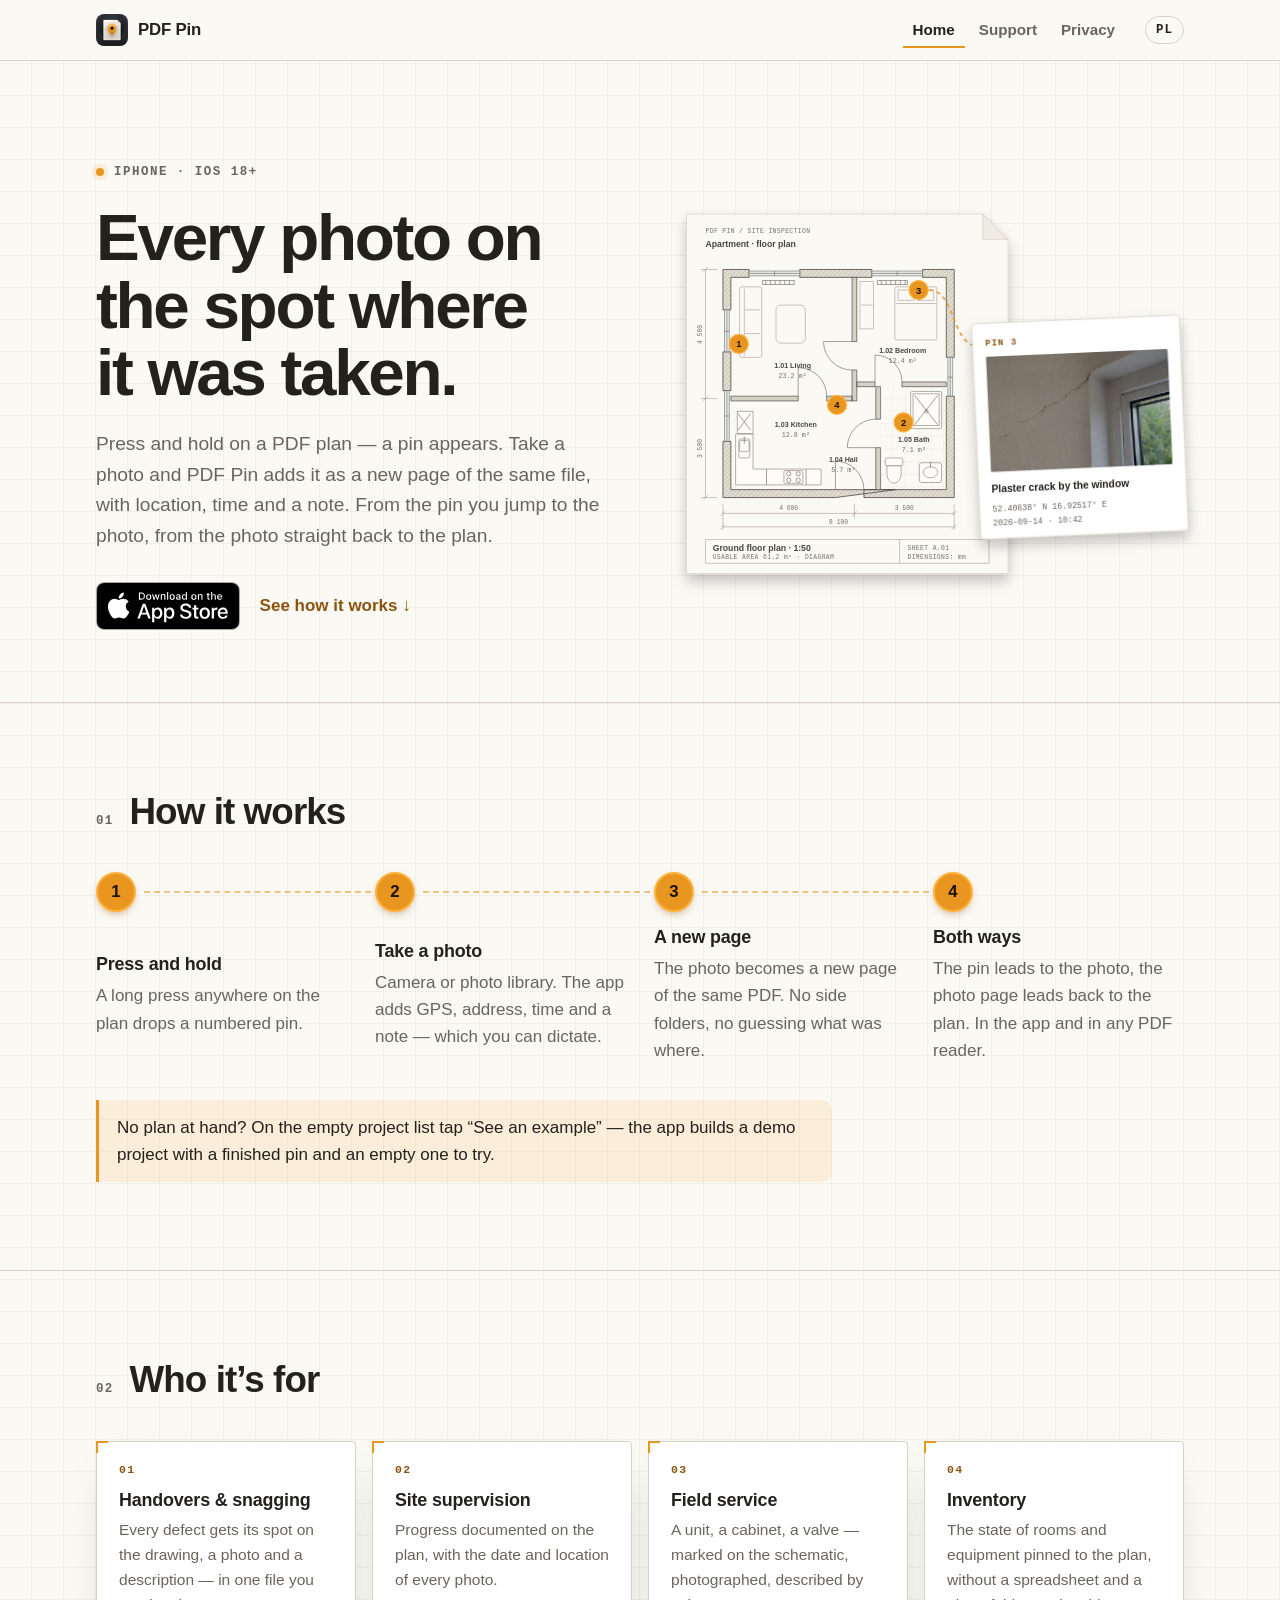
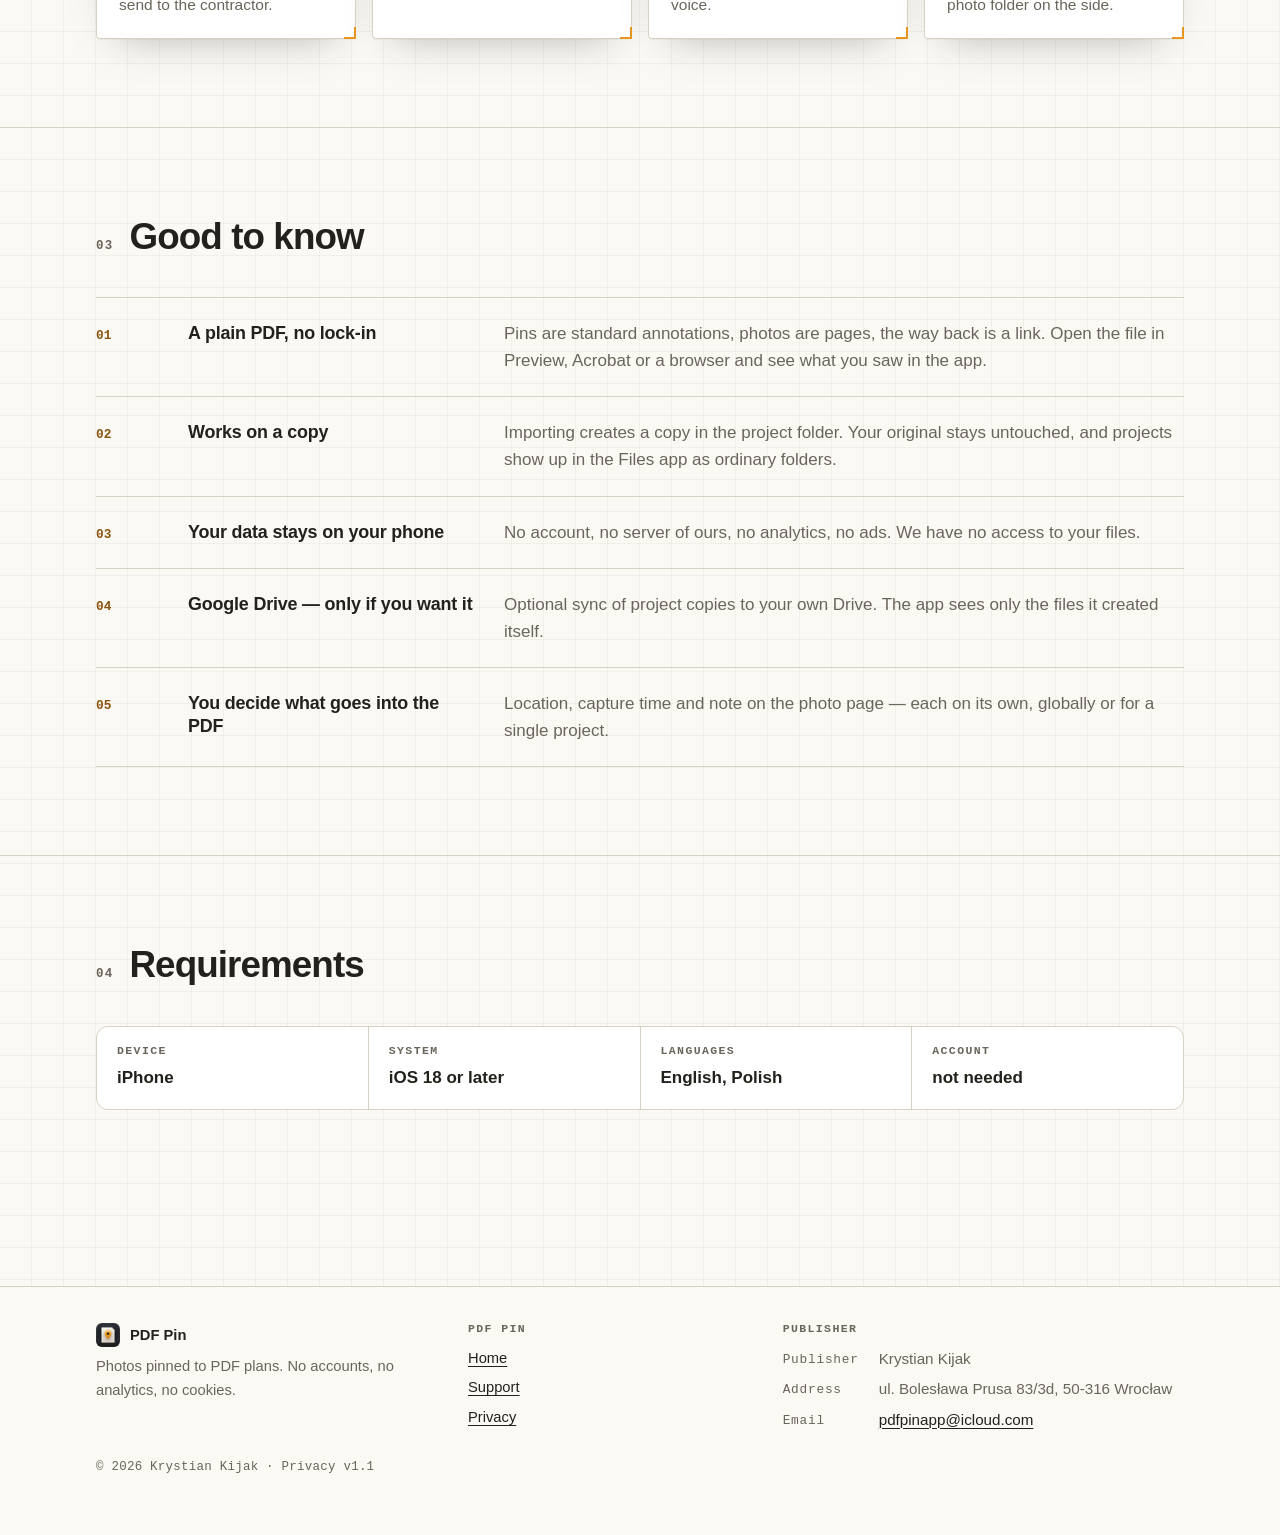
<file: docs/index.html>
<!DOCTYPE html>
<html lang="en">
<head>
<meta charset="utf-8">
<meta http-equiv="Content-Security-Policy" content="default-src 'self'; img-src 'self' data:; style-src 'self' 'unsafe-inline'; script-src 'sha256-TBYvHz8zoYOS/QOICEjOlnMsfyW0Xh7eiuUNw94XoAM='; connect-src 'none'; object-src 'none'; base-uri 'none'; form-action mailto:">
<meta name="viewport" content="width=device-width, initial-scale=1, viewport-fit=cover">
<title>PDF Pin — Zdjęcia przypięte do planu PDF · Photos pinned to PDF plans</title>
<meta name="description" content="An iPhone app: drop a pin on a PDF plan, take a photo with GPS, get a new page in the same file and navigate both ways.">
<meta name="color-scheme" content="light dark">
<meta name="theme-color" content="#FBF9F4" media="(prefers-color-scheme: light)">
<meta name="theme-color" content="#0D0F11" media="(prefers-color-scheme: dark)">
<meta name="referrer" content="no-referrer">
<meta name="apple-itunes-app" content="app-id=6826150448">

<meta property="og:type" content="website">
<meta property="og:site_name" content="PDF Pin">
<meta property="og:title" content="PDF Pin — Zdjęcia przypięte do planu PDF · Photos pinned to PDF plans">
<meta property="og:description" content="An iPhone app: drop a pin on a PDF plan, take a photo with GPS, get a new page in the same file and navigate both ways.">
<meta property="og:url" content="https://krystiankjjk.github.io/PDF-Pin/">
<meta property="og:image" content="https://krystiankjjk.github.io/PDF-Pin/assets/og-image.png">
<meta property="og:image:width" content="1200">
<meta property="og:image:height" content="630">
<meta property="og:locale" content="en_US">
<meta name="twitter:card" content="summary_large_image">
<link rel="icon" type="image/png" sizes="64x64" href="assets/icon-64.png">
<link rel="apple-touch-icon" href="assets/apple-touch-icon.png">
<link rel="stylesheet" href="assets/site.css">
<!-- GENEROWANE przez Scripts/website/build.py z site_content.py i Scripts/privacy_policy/content.py. NIE EDYTUJ RĘCZNIE. -->
<link rel="alternate" hreflang="pl" href="https://krystiankjjk.github.io/PDF-Pin/pl/">
<link rel="alternate" hreflang="en" href="https://krystiankjjk.github.io/PDF-Pin/en/">
<link rel="alternate" hreflang="x-default" href="https://krystiankjjk.github.io/PDF-Pin/">
<link rel="canonical" href="https://krystiankjjk.github.io/PDF-Pin/">
<script>
  // Przekierowanie tylko dla języków, dla których mamy treść; reszta → lista.
  (function () {
    var supported = ['pl', 'en'];
    var wanted = (navigator.languages || [navigator.language || ""]);
    for (var i = 0; i < wanted.length; i++) {
      var code = String(wanted[i]).slice(0, 2).toLowerCase();
      if (supported.indexOf(code) >= 0) { location.replace(code + "/" + location.hash); return; }
    }
  })();
</script>
</head>
<body>
<main class="splitter" id="main">
<div class="box">
<img src="assets/icon-256.png" width="96" height="96" alt="PDF Pin">
<h1>PDF Pin</h1>
<p>wybierz język · choose a language</p>
<ul class="choices"><li><a href="pl/" hreflang="pl" lang="pl"><span>Polski — Zdjęcia przypięte do planu PDF</span><span class="code">PL</span></a></li><li><a href="en/" hreflang="en" lang="en"><span>English — Photos pinned to PDF plans</span><span class="code">EN</span></a></li></ul>
</div>
</main>
</body>
</html>
</file>
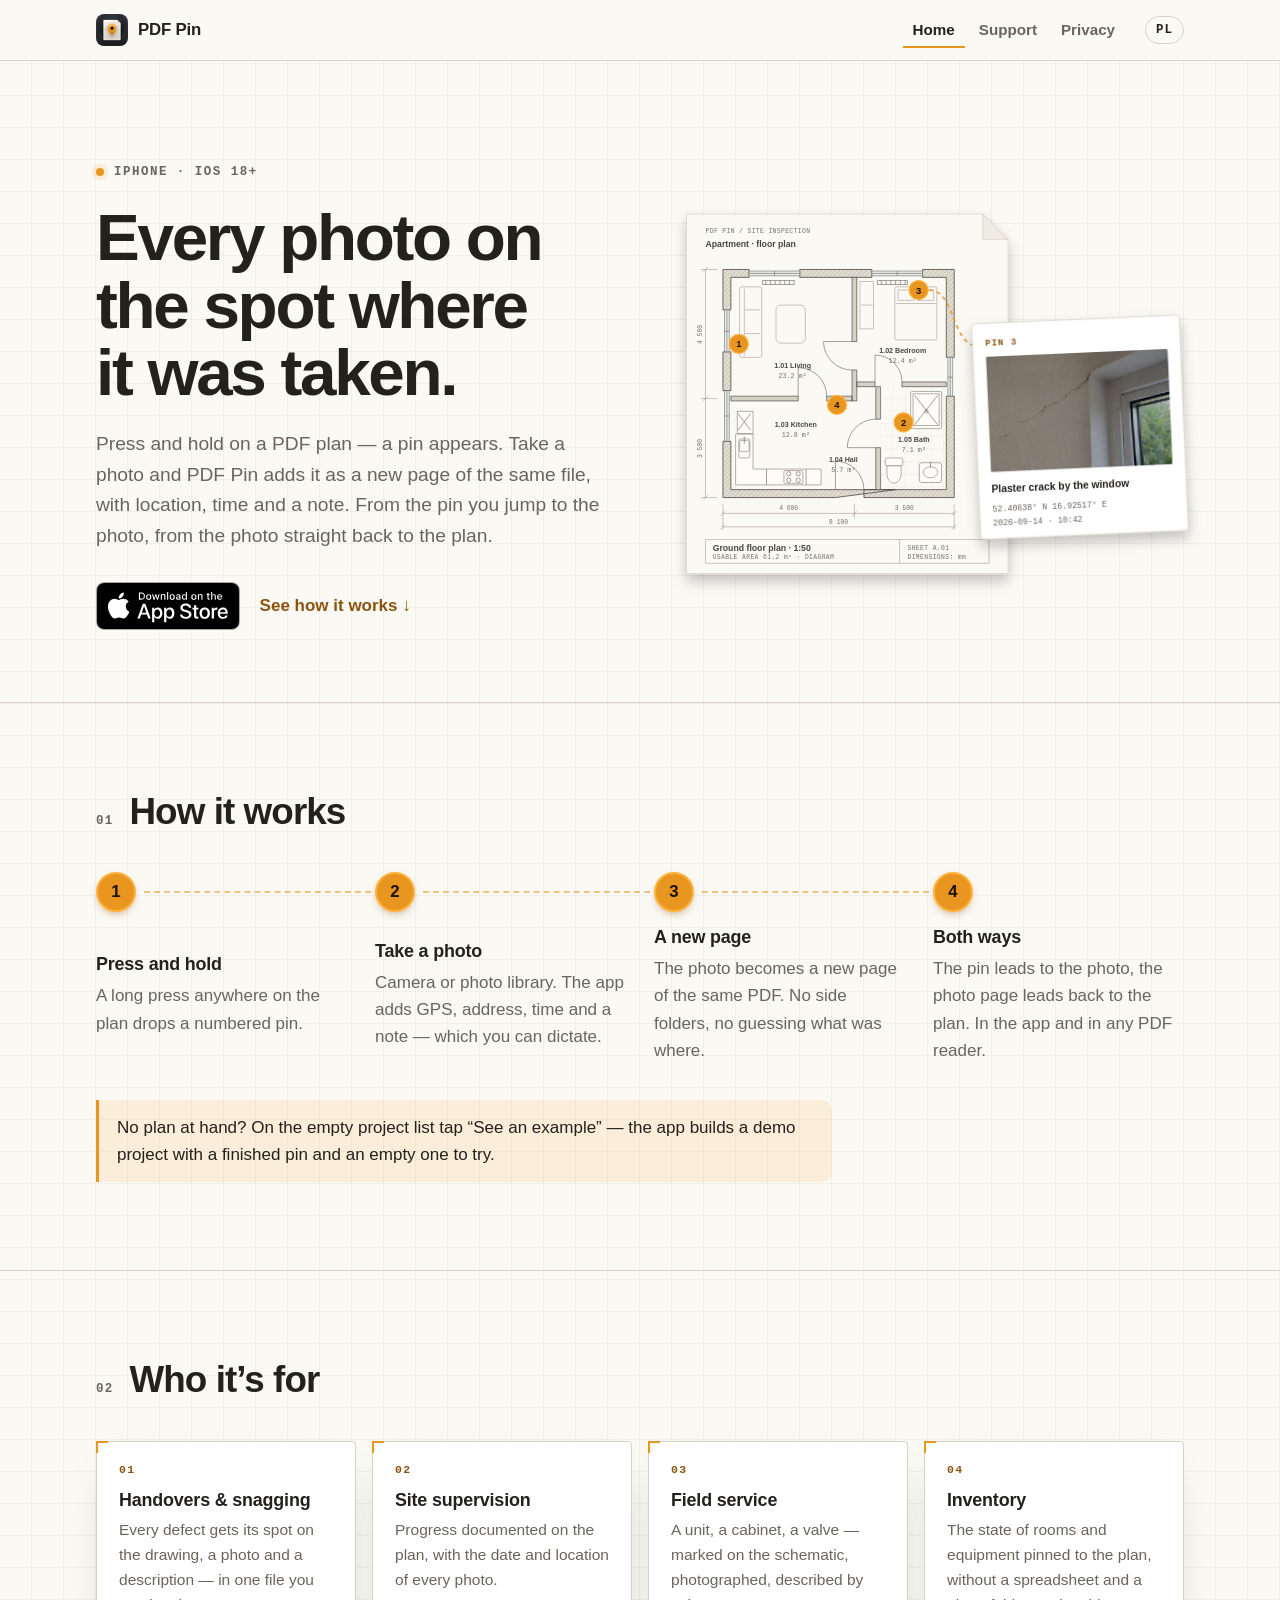
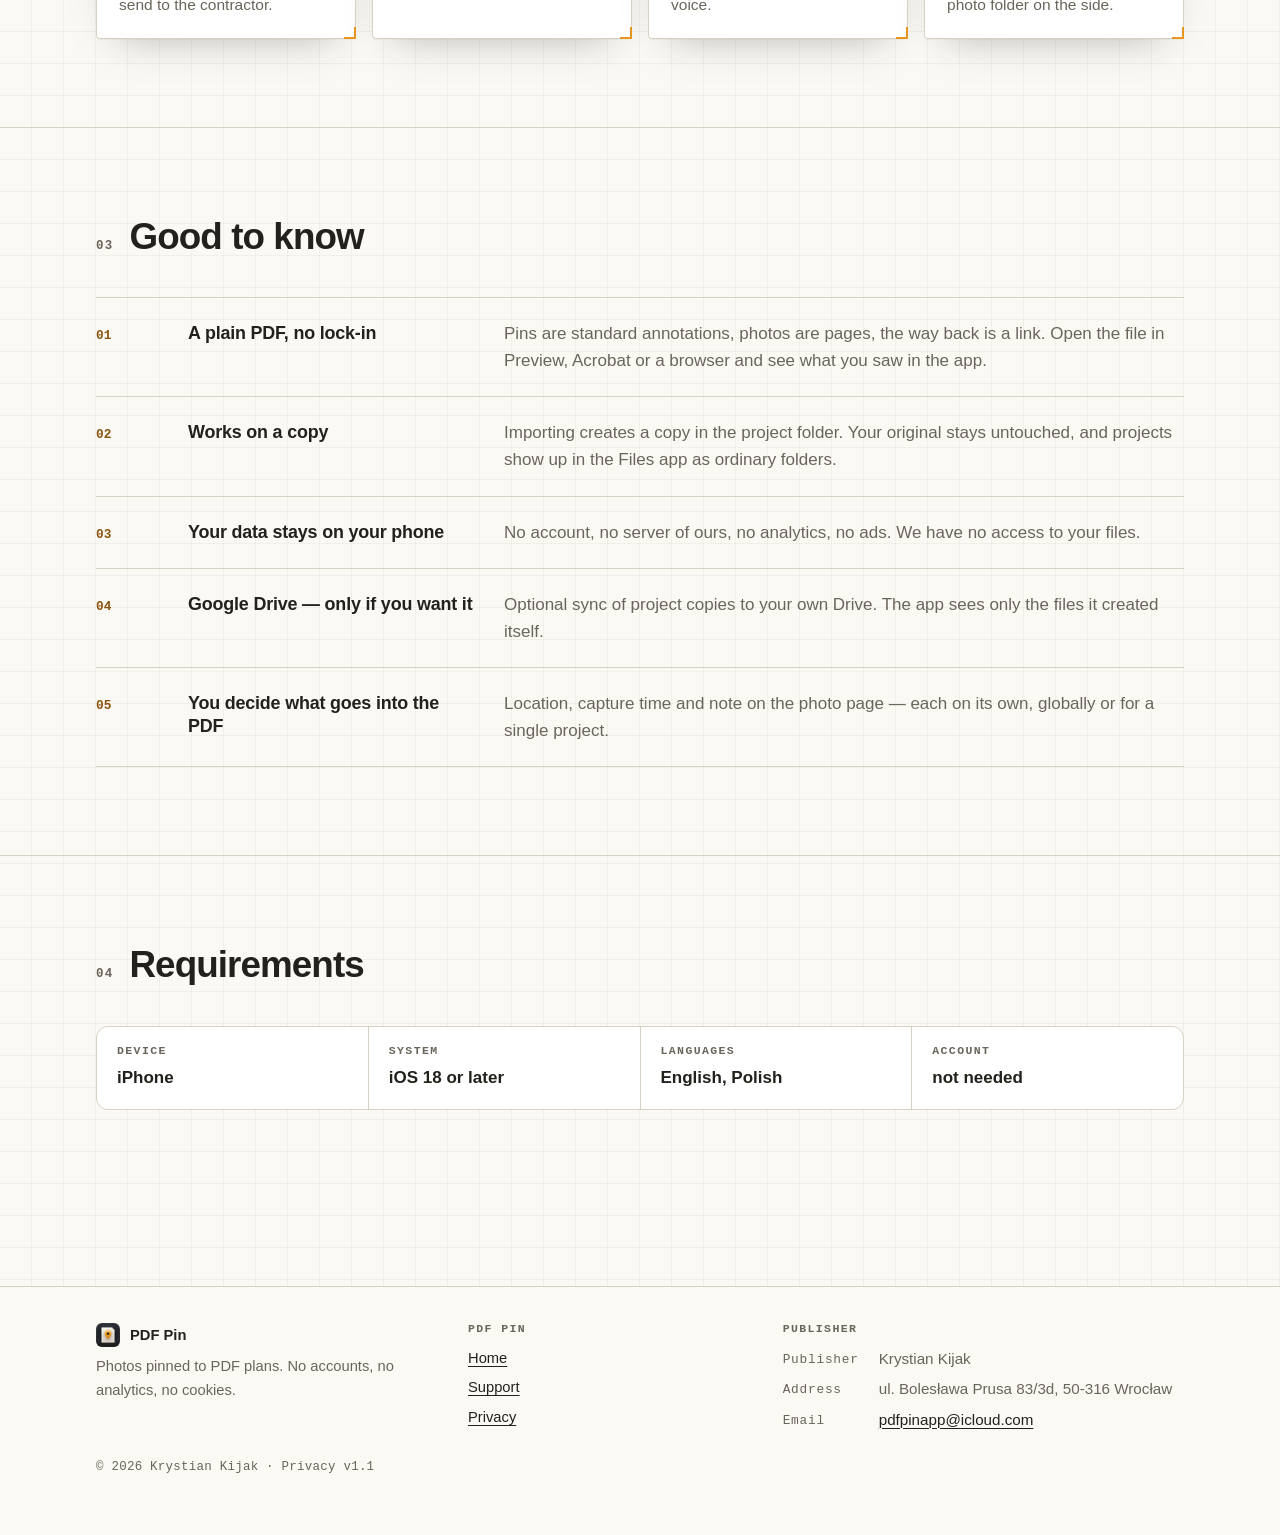
<file: docs/en/index.html>
<!DOCTYPE html>
<html lang="en">
<head>
<meta charset="utf-8">
<meta http-equiv="Content-Security-Policy" content="default-src 'self'; img-src 'self' data:; style-src 'self' 'unsafe-inline'; script-src 'none'; connect-src 'none'; object-src 'none'; base-uri 'none'; form-action mailto:">
<meta name="viewport" content="width=device-width, initial-scale=1, viewport-fit=cover">
<title>PDF Pin — photos pinned to PDF plans</title>
<meta name="description" content="An iPhone app: drop a pin on a PDF plan, take a photo with GPS, get a new page in the same file and navigate both ways.">
<meta name="color-scheme" content="light dark">
<meta name="theme-color" content="#FBF9F4" media="(prefers-color-scheme: light)">
<meta name="theme-color" content="#0D0F11" media="(prefers-color-scheme: dark)">
<meta name="referrer" content="no-referrer">
<meta name="apple-itunes-app" content="app-id=6826150448">
<link rel="alternate" hreflang="pl" href="https://krystiankjjk.github.io/PDF-Pin/pl/">
<link rel="alternate" hreflang="en" href="https://krystiankjjk.github.io/PDF-Pin/en/">
<link rel="alternate" hreflang="x-default" href="https://krystiankjjk.github.io/PDF-Pin/">
<link rel="canonical" href="https://krystiankjjk.github.io/PDF-Pin/en/">
<meta property="og:type" content="website">
<meta property="og:site_name" content="PDF Pin">
<meta property="og:title" content="PDF Pin — photos pinned to PDF plans">
<meta property="og:description" content="An iPhone app: drop a pin on a PDF plan, take a photo with GPS, get a new page in the same file and navigate both ways.">
<meta property="og:url" content="https://krystiankjjk.github.io/PDF-Pin/en/">
<meta property="og:image" content="https://krystiankjjk.github.io/PDF-Pin/assets/og-image.png">
<meta property="og:image:width" content="1200">
<meta property="og:image:height" content="630">
<meta property="og:locale" content="en_US">
<meta name="twitter:card" content="summary_large_image">
<link rel="icon" type="image/png" sizes="64x64" href="../assets/icon-64.png">
<link rel="apple-touch-icon" href="../assets/apple-touch-icon.png">
<link rel="stylesheet" href="../assets/site.css">
<!-- GENEROWANE przez Scripts/website/build.py z site_content.py i Scripts/privacy_policy/content.py. NIE EDYTUJ RĘCZNIE. -->
</head>
<body>
<a class="skip" href="#main">Skip to content</a>
<header class="site">
<div class="wrap bar">
<a class="brand" href="../en/"><img src="../assets/icon-64.png" width="32" height="32" alt=""><span>PDF Pin</span></a>
<nav class="main" aria-label="Main menu"><a href="../en/" aria-current="page">Home</a><a href="../en/support/">Support</a><a href="../en/privacy/">Privacy</a></nav>
<nav class="langs" aria-label="Language"><a href="../pl/" hreflang="pl" lang="pl" aria-label="Polski" title="Polski">PL</a></nav>
</div>
</header>
<main id="main">
<section class="hero">
<div class="wrap">
<div class="reveal">
<span class="eyebrow">iPhone · iOS 18+</span>
<h1>Every photo on the spot where it was&nbsp;taken.</h1>
<p class="lead">Press and hold on a PDF plan — a pin appears. Take a photo and PDF Pin adds it as a new page of the same file, with location, time and a note. From the pin you jump to the photo, from the photo straight back to the plan.</p>
<div class="cta"><a class="store" href="https://apps.apple.com/app/pdf-pin/id6826150448"><img src="../assets/app-store-badge-en.svg" alt="Download on the App Store" width="144" height="48"></a><a class="textlink" href="#how">See how it works</a></div>
</div>
<figure class="figure">
<svg class="fig-real" viewBox="0 0 640 500" role="img" aria-label="An apartment floor plan with four pins. A line leads from pin 3, by the bedroom window, to a photo page showing a plaster crack with GPS coordinates and the time.">
<defs>
 <pattern id="pp-masonry" width="4" height="4" patternUnits="userSpaceOnUse" patternTransform="rotate(45)"><rect width="4" height="4" fill="#e2ddd2"/><path d="M0 0V4" stroke="#aaa394" stroke-width="1"/></pattern>
 <pattern id="pp-tiles" width="16" height="16" patternUnits="userSpaceOnUse"><path d="M16 0H0V16" fill="none" stroke="#dfdbd2" stroke-width=".7"/></pattern>
 <filter id="pp-shadow" x="-20%" y="-15%" width="150%" height="150%"><feDropShadow dx="0" dy="9" stdDeviation="8" flood-opacity=".22"/></filter>
 <clipPath id="pp-photo-clip"><rect x="16" y="42" width="230" height="146" rx="2"/></clipPath>
</defs>
<path class="fig-sheet" fill="#fbf9f4" stroke="#d8d2c5" filter="url(#pp-shadow)" d="M12 24H386L418 56V478H12Z"/>
<path class="fig-fold" fill="#efebe2" stroke="#d8d2c5" d="M386 24V56H418Z"/>
<text class="fig-caption" x="36" y="48">PDF PIN / SITE INSPECTION</text>
<text class="fig-title" x="36" y="66">Apartment · floor plan</text>
<!-- Exterior wall poché, with genuine openings for windows and entry. -->
<path class="fig-masonry" d="M58 94H91V104H68V145H58Z M155 94H246V104H155Z M310 94H350V205H340V104H310Z M350 254V382H236V372H340V254Z M200 382H58V311H68V372H276Z M58 247V198H68V247Z"/>
<!-- Window frames, glazing and jambs. -->
<g class="fig-glass"><path d="M91 96H155V102H91Z M246 96H310V102H246Z M60 145H66V198H60Z M60 247H66V311H60Z M342 205H348V254H342Z"/></g>
<g class="fig-detail"><path d="M91 99H155 M123 96V102 M246 99H310 M278 96V102 M63 145V198 M60 172H66 M63 247V311 M60 279H66 M345 205V254 M342 230H348"/></g>
<!-- Partitions: living room, bedroom, hall, kitchen and bathroom. -->
<path class="fig-partition" d="M221 104H227V185H221Z M221 221H227V260H221Z M68 254H153V260H68Z M189 254H221V260H189Z M227 236H250V242H227Z M284 236H340V242H284Z M251 242H257V283H251Z M251 319H257V372H251Z"/>
<!-- Hinged leaves and quarter-circle swings (clear openings). -->
<g class="fig-detail"><path d="M221 185H185A36 36 0 0 0 221 221 M153 254V218A36 36 0 0 1 189 254 M250 236V202A34 34 0 0 1 284 236 M251 319H215A36 36 0 0 1 251 283 M200 372V336A36 36 0 0 1 236 372"/></g>
<!-- Bathroom tile grid and sanitary fixtures. -->
<path d="M257 242H340V372H257Z" fill="url(#pp-tiles)"/>
<g class="fig-fixture"><rect x="295" y="248" width="39" height="47" rx="2"/><path d="M298 251H331V291H298Z"/><rect x="263" y="332" width="22" height="10" rx="2"/><path d="M265 342H283V351C283 368 265 368 265 351Z"/><rect x="306" y="338" width="28" height="25" rx="3"/><ellipse cx="320" cy="350" rx="9" ry="7"/></g>
<g class="fig-detail"><path d="M300 253L329 290 M329 253L300 290 M320 337V344"/><circle cx="315" cy="273" r="2"/></g>
<!-- Kitchen worktop, sink, hob and tall refrigerator. -->
<g class="fig-fixture"><path d="M74 302H96V346H182V366H74Z"/><rect x="76" y="273" width="20" height="28"/><rect x="78" y="308" width="14" height="24" rx="2"/><rect x="79" y="310" width="12" height="14" rx="2"/><rect x="135" y="348" width="24" height="16" rx="1"/></g>
<g class="fig-detail"><path d="M85 305V314 M113 346V366 M163 346V366 M77 276L93 297 M93 276L77 297"/><circle cx="141" cy="352" r="2.7"/><circle cx="153" cy="352" r="2.7"/><circle cx="141" cy="360" r="2.7"/><circle cx="153" cy="360" r="2.7"/></g>
<!-- Light furniture outlines establish scale without obscuring the plan. -->
<g class="fig-detail" opacity=".6"><rect x="79" y="116" width="28" height="89" rx="3"/><path d="M85 118V203 M86 145H105 M86 175H105"/><rect x="125" y="139" width="37" height="48" rx="6"/><rect x="275" y="116" width="53" height="67" rx="2"/><path d="M276 137H327 M279 120H299V133H279Z M304 120H324V133H304Z"/><rect x="231" y="109" width="17" height="60"/><path d="M232 139H247"/></g>
<!-- Radiators beneath windows. -->
<g class="fig-detail"><path d="M108 108H148V113H108Z M253 108H291V113H253Z M112 108V113 M118 108V113 M124 108V113 M130 108V113 M136 108V113 M142 108V113 M258 108V113 M264 108V113 M270 108V113 M276 108V113 M282 108V113 M288 108V113"/></g>

<text class="fig-room" x="146" y="218">1.01 Living</text><text class="fig-area" x="146" y="231">23.2 m²</text>
<text class="fig-room" x="285" y="199">1.02 Bedroom</text><text class="fig-area" x="285" y="212">12.4 m²</text>
<text class="fig-room" x="150" y="293">1.03 Kitchen</text><text class="fig-area" x="150" y="306">12.8 m²</text>
<text class="fig-room" x="299" y="312">1.05 Bath</text><text class="fig-area" x="299" y="325">7.1 m²</text>
<text class="fig-room" x="210" y="337">1.04 Hall</text><text class="fig-area" x="210" y="350">5.7 m²</text>
<g class="fig-measure"><path d="M58 390V423 M224 390V408 M350 390V423 M58 402H350 M58 419H350 M51 94H30 M51 257H30 M51 382H30 M36 94V382"/>
<path d="M55 405l6 -6"/>
<path d="M221 405l6 -6"/>
<path d="M347 405l6 -6"/>
<path d="M55 422l6 -6"/>
<path d="M347 422l6 -6"/>
<path d="M33 97l6 -6"/>
<path d="M33 260l6 -6"/>
<path d="M33 385l6 -6"/>
</g><g class="fig-dimension"><text x="141" y="398">4 600</text><text x="287" y="398">3 500</text><text x="204" y="415">8 100</text><text transform="translate(31 176) rotate(-90)">4 500</text><text transform="translate(31 320) rotate(-90)">3 500</text></g>
<path class="fig-measure" d="M36 435H394V465H36Z M281 435V465"/><text class="fig-title" x="45" y="449">Ground floor plan · 1:50</text><text class="fig-caption" x="45" y="460">USABLE AREA 61.2 m² · DIAGRAM</text><text class="fig-caption" x="291" y="448">SHEET A.01</text><text class="fig-caption" x="291" y="460">DIMENSIONS: mm</text>
<path class="fig-leader" d="M318 120C353 120 345 191 382 191"/>

<g class="fig-pin" transform="translate(78 188)"><g class="drop" style="--d:0.25s"><circle r="12"/><text>1</text></g></g>
<g class="fig-pin" transform="translate(286 287)"><g class="drop" style="--d:0.4s"><circle r="12"/><text>2</text></g></g>
<g class="fig-pin" transform="translate(202 265)"><g class="drop" style="--d:0.55s"><circle r="12"/><text>4</text></g></g>
<g class="fig-pin" transform="translate(305 120)"><circle class="halo" r="12"/><g class="drop" style="--d:0.7s"><circle r="12"/><text>3</text></g></g>
<g transform="translate(372 163) rotate(-2.5)"><g class="slide">
<rect class="fig-card" width="262" height="272" rx="4" filter="url(#pp-shadow)"/>
<text class="fig-head" x="16" y="28">PIN 3</text>
<image href="../assets/hero-photo.jpg" x="16" y="42" width="230" height="146" preserveAspectRatio="xMidYMid slice" clip-path="url(#pp-photo-clip)"/>
<text class="fig-note" x="16" y="214">Plaster crack by the window</text>
<text class="fig-meta" x="16" y="238">52.40638° N  16.92517° E</text>
<text class="fig-meta" x="16" y="256">2026-09-14 · 10:42</text>
</g></g>
</svg>
</figure>
</div>
</section>

<section class="block" id="how" aria-labelledby="how-h">
<div class="wrap">
<div class="section-head"><span class="idx">01</span><h2 id="how-h">How it works</h2></div>
<ol class="steps"><li><span class="pin" aria-hidden="true">1</span><div><h3>Press and hold</h3><p>A long press anywhere on the plan drops a numbered pin.</p></div></li><li><span class="pin" aria-hidden="true">2</span><div><h3>Take a photo</h3><p>Camera or photo library. The app adds GPS, address, time and a note — which you can dictate.</p></div></li><li><span class="pin" aria-hidden="true">3</span><div><h3>A new page</h3><p>The photo becomes a new page of the same PDF. No side folders, no guessing what was where.</p></div></li><li><span class="pin" aria-hidden="true">4</span><div><h3>Both ways</h3><p>The pin leads to the photo, the photo page leads back to the plan. In the app and in any PDF reader.</p></div></li></ol>
<p class="note">No plan at hand? On the empty project list tap “See an example” — the app builds a demo project with a finished pin and an empty one to try.</p>
</div>
</section>

<section class="block" aria-labelledby="who-h">
<div class="wrap">
<div class="section-head"><span class="idx">02</span><h2 id="who-h">Who it’s for</h2></div>
<div class="cards"><article class="card"><span class="tag">01</span><h3>Handovers &amp; snagging</h3><p>Every defect gets its spot on the drawing, a photo and a description — in one file you send to the contractor.</p></article><article class="card"><span class="tag">02</span><h3>Site supervision</h3><p>Progress documented on the plan, with the date and location of every photo.</p></article><article class="card"><span class="tag">03</span><h3>Field service</h3><p>A unit, a cabinet, a valve — marked on the schematic, photographed, described by voice.</p></article><article class="card"><span class="tag">04</span><h3>Inventory</h3><p>The state of rooms and equipment pinned to the plan, without a spreadsheet and a photo folder on the side.</p></article></div>
</div>
</section>

<section class="block" aria-labelledby="feat-h">
<div class="wrap">
<div class="section-head"><span class="idx">03</span><h2 id="feat-h">Good to know</h2></div>
<ul class="features"><li><span class="num">01</span><h3>A plain PDF, no lock-in</h3><p>Pins are standard annotations, photos are pages, the way back is a link. Open the file in Preview, Acrobat or a browser and see what you saw in the app.</p></li><li><span class="num">02</span><h3>Works on a copy</h3><p>Importing creates a copy in the project folder. Your original stays untouched, and projects show up in the Files app as ordinary folders.</p></li><li><span class="num">03</span><h3>Your data stays on your phone</h3><p>No account, no server of ours, no analytics, no ads. We have no access to your files.</p></li><li><span class="num">04</span><h3>Google Drive — only if you want it</h3><p>Optional sync of project copies to your own Drive. The app sees only the files it created itself.</p></li><li><span class="num">05</span><h3>You decide what goes into the PDF</h3><p>Location, capture time and note on the photo page — each on its own, globally or for a single project.</p></li></ul>
</div>
</section>

<section class="block" aria-labelledby="req-h">
<div class="wrap">
<div class="section-head"><span class="idx">04</span><h2 id="req-h">Requirements</h2></div>
<dl class="spec"><div><dt>Device</dt><dd>iPhone</dd></div><div><dt>System</dt><dd>iOS 18 or later</dd></div><div><dt>Languages</dt><dd>English, Polish</dd></div><div><dt>Account</dt><dd>not needed</dd></div></dl>
</div>
</section>
</main>
<footer class="site">
<div class="wrap">
<div class="cols">
<div>
<div class="footer-brand"><img src="../assets/icon-64.png" width="24" height="24" alt="">PDF Pin</div>
<p style="margin:0">Photos pinned to PDF plans. No accounts, no analytics, no cookies.</p>
</div>
<nav aria-label="Footer menu"><h2>PDF Pin</h2><ul><li><a href="../en/">Home</a></li><li><a href="../en/support/">Support</a></li><li><a href="../en/privacy/">Privacy</a></li></ul></nav>
<div><h2>Publisher</h2><dl class="imprint"><dt>Publisher</dt><dd>Krystian Kijak</dd><dt>Address</dt><dd>ul. Bolesława Prusa 83/3d, 50-316 Wrocław</dd><dt>Email</dt><dd><a href="mailto:pdfpinapp@icloud.com">pdfpinapp@icloud.com</a></dd></dl></div>
</div>
<p class="fine">© 2026 Krystian Kijak · Privacy v1.1</p>
</div>
</footer>
</body>
</html>
</file>
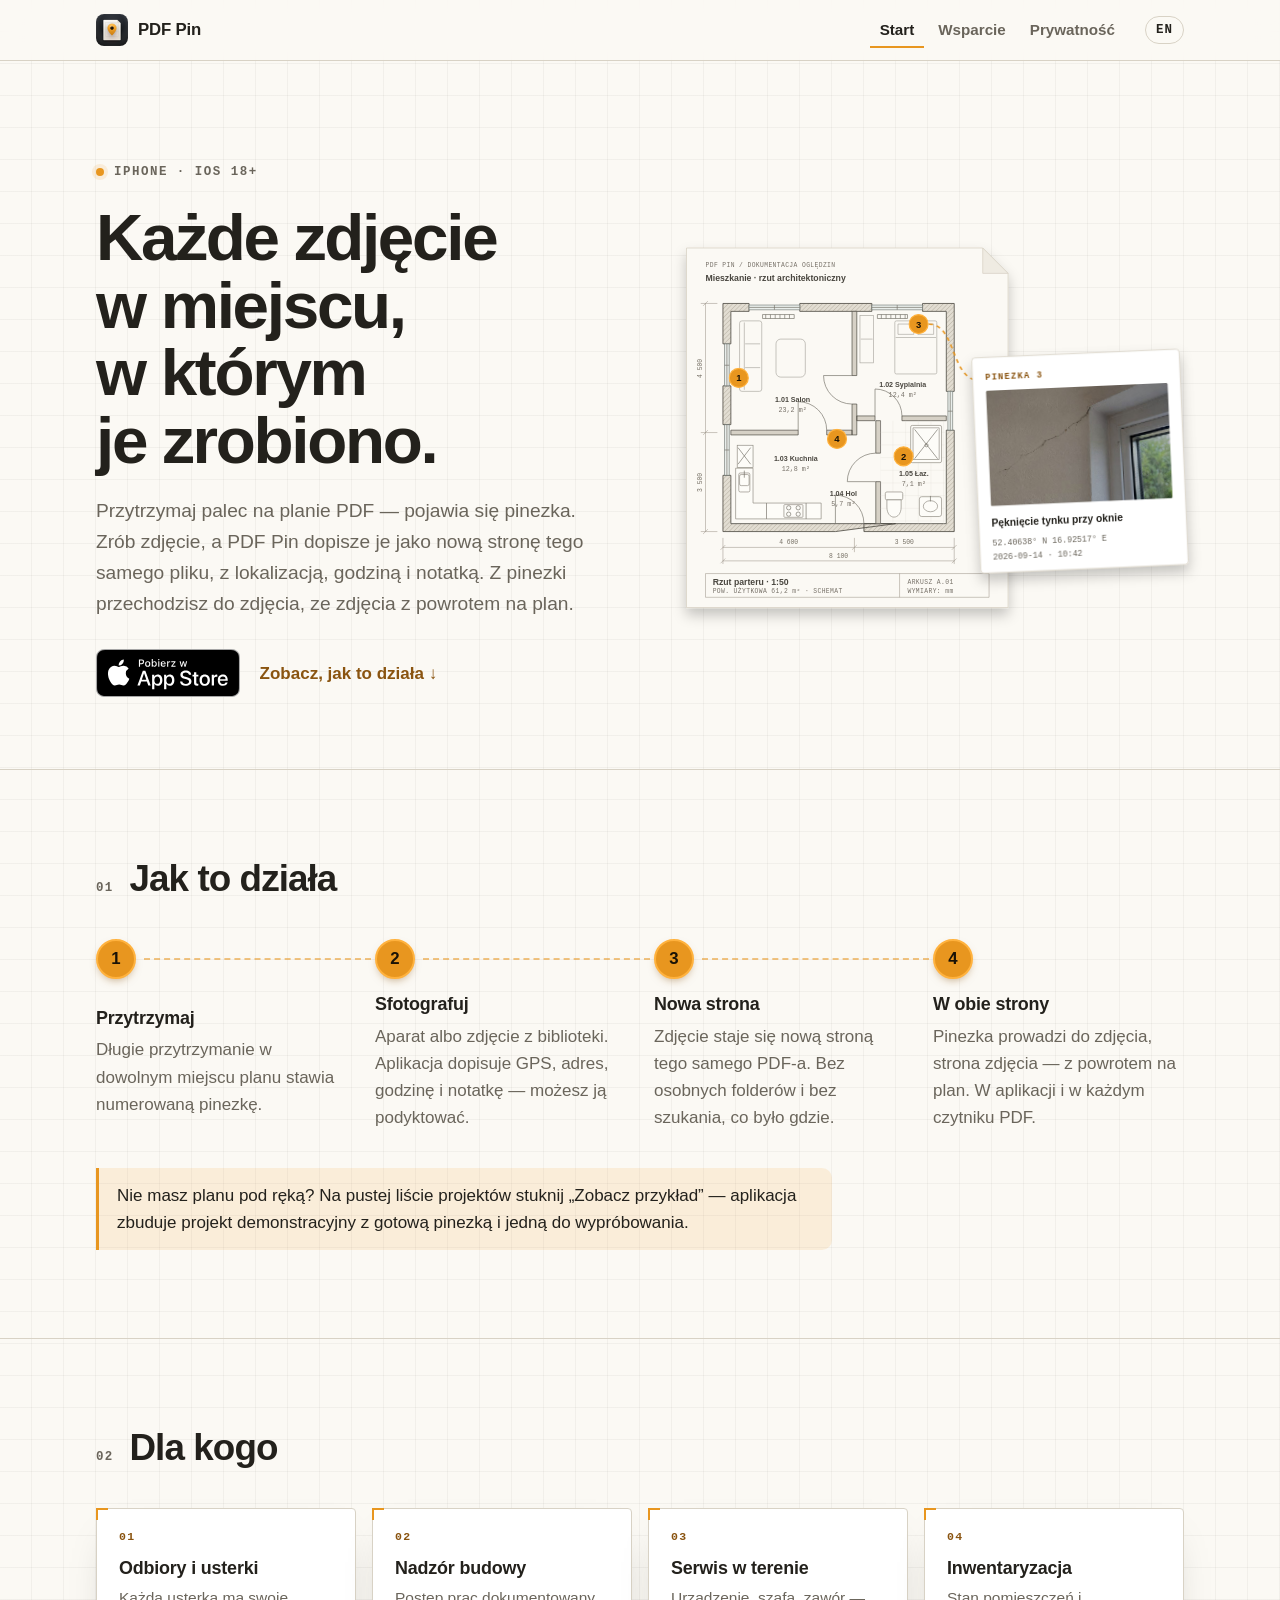
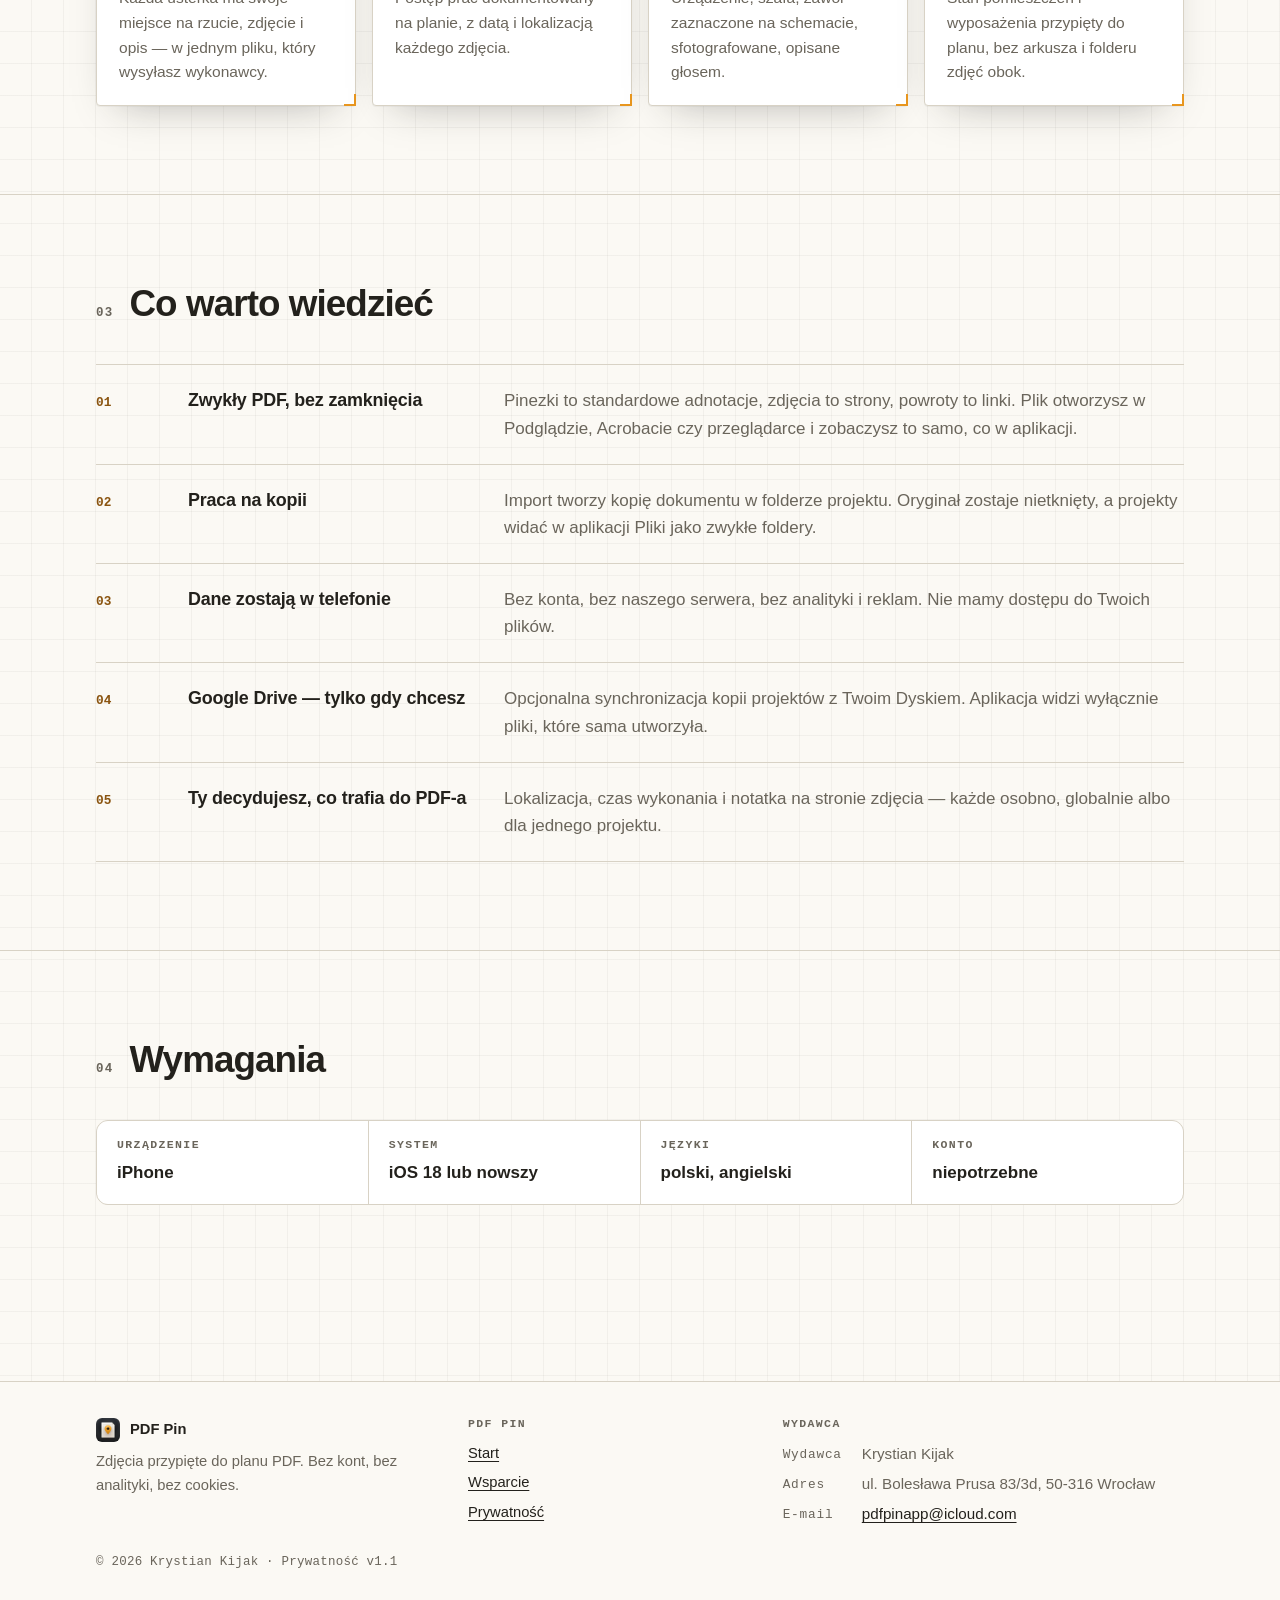
<file: docs/pl/index.html>
<!DOCTYPE html>
<html lang="pl">
<head>
<meta charset="utf-8">
<meta http-equiv="Content-Security-Policy" content="default-src 'self'; img-src 'self' data:; style-src 'self' 'unsafe-inline'; script-src 'none'; connect-src 'none'; object-src 'none'; base-uri 'none'; form-action mailto:">
<meta name="viewport" content="width=device-width, initial-scale=1, viewport-fit=cover">
<title>PDF Pin — zdjęcia przypięte do planu PDF</title>
<meta name="description" content="Aplikacja na iPhone’a: pinezka na planie PDF, zdjęcie z GPS, nowa strona w tym samym pliku i nawigacja w obie strony.">
<meta name="color-scheme" content="light dark">
<meta name="theme-color" content="#FBF9F4" media="(prefers-color-scheme: light)">
<meta name="theme-color" content="#0D0F11" media="(prefers-color-scheme: dark)">
<meta name="referrer" content="no-referrer">
<meta name="apple-itunes-app" content="app-id=6826150448">
<link rel="alternate" hreflang="pl" href="https://krystiankjjk.github.io/PDF-Pin/pl/">
<link rel="alternate" hreflang="en" href="https://krystiankjjk.github.io/PDF-Pin/en/">
<link rel="alternate" hreflang="x-default" href="https://krystiankjjk.github.io/PDF-Pin/">
<link rel="canonical" href="https://krystiankjjk.github.io/PDF-Pin/pl/">
<meta property="og:type" content="website">
<meta property="og:site_name" content="PDF Pin">
<meta property="og:title" content="PDF Pin — zdjęcia przypięte do planu PDF">
<meta property="og:description" content="Aplikacja na iPhone’a: pinezka na planie PDF, zdjęcie z GPS, nowa strona w tym samym pliku i nawigacja w obie strony.">
<meta property="og:url" content="https://krystiankjjk.github.io/PDF-Pin/pl/">
<meta property="og:image" content="https://krystiankjjk.github.io/PDF-Pin/assets/og-image.png">
<meta property="og:image:width" content="1200">
<meta property="og:image:height" content="630">
<meta property="og:locale" content="pl_PL">
<meta name="twitter:card" content="summary_large_image">
<link rel="icon" type="image/png" sizes="64x64" href="../assets/icon-64.png">
<link rel="apple-touch-icon" href="../assets/apple-touch-icon.png">
<link rel="stylesheet" href="../assets/site.css">
<!-- GENEROWANE przez Scripts/website/build.py z site_content.py i Scripts/privacy_policy/content.py. NIE EDYTUJ RĘCZNIE. -->
</head>
<body>
<a class="skip" href="#main">Przejdź do treści</a>
<header class="site">
<div class="wrap bar">
<a class="brand" href="../pl/"><img src="../assets/icon-64.png" width="32" height="32" alt=""><span>PDF Pin</span></a>
<nav class="main" aria-label="Menu główne"><a href="../pl/" aria-current="page">Start</a><a href="../pl/support/">Wsparcie</a><a href="../pl/privacy/">Prywatność</a></nav>
<nav class="langs" aria-label="Język"><a href="../en/" hreflang="en" lang="en" aria-label="English" title="English">EN</a></nav>
</div>
</header>
<main id="main">
<section class="hero">
<div class="wrap">
<div class="reveal">
<span class="eyebrow">iPhone · iOS 18+</span>
<h1>Każde zdjęcie w&nbsp;miejscu, w&nbsp;którym je zrobiono.</h1>
<p class="lead">Przytrzymaj palec na planie PDF — pojawia się pinezka. Zrób zdjęcie, a PDF Pin dopisze je jako nową stronę tego samego pliku, z lokalizacją, godziną i notatką. Z pinezki przechodzisz do zdjęcia, ze zdjęcia z powrotem na plan.</p>
<div class="cta"><a class="store" href="https://apps.apple.com/pl/app/pdf-pin/id6826150448?l=pl"><img src="../assets/app-store-badge-pl.svg" alt="Pobierz w App Store" width="144" height="48"></a><a class="textlink" href="#how">Zobacz, jak to działa</a></div>
</div>
<figure class="figure">
<svg class="fig-real" viewBox="0 0 640 500" role="img" aria-label="Rzut mieszkania z czterema pinezkami. Od pinezki 3 przy oknie sypialni prowadzi linia do strony ze zdjęciem pęknięcia tynku, ze współrzędnymi GPS i godziną.">
<defs>
 <pattern id="pp-masonry" width="4" height="4" patternUnits="userSpaceOnUse" patternTransform="rotate(45)"><rect width="4" height="4" fill="#e2ddd2"/><path d="M0 0V4" stroke="#aaa394" stroke-width="1"/></pattern>
 <pattern id="pp-tiles" width="16" height="16" patternUnits="userSpaceOnUse"><path d="M16 0H0V16" fill="none" stroke="#dfdbd2" stroke-width=".7"/></pattern>
 <filter id="pp-shadow" x="-20%" y="-15%" width="150%" height="150%"><feDropShadow dx="0" dy="9" stdDeviation="8" flood-opacity=".22"/></filter>
 <clipPath id="pp-photo-clip"><rect x="16" y="42" width="230" height="146" rx="2"/></clipPath>
</defs>
<path class="fig-sheet" fill="#fbf9f4" stroke="#d8d2c5" filter="url(#pp-shadow)" d="M12 24H386L418 56V478H12Z"/>
<path class="fig-fold" fill="#efebe2" stroke="#d8d2c5" d="M386 24V56H418Z"/>
<text class="fig-caption" x="36" y="48">PDF PIN / DOKUMENTACJA OGLĘDZIN</text>
<text class="fig-title" x="36" y="66">Mieszkanie · rzut architektoniczny</text>
<!-- Exterior wall poché, with genuine openings for windows and entry. -->
<path class="fig-masonry" d="M58 94H91V104H68V145H58Z M155 94H246V104H155Z M310 94H350V205H340V104H310Z M350 254V382H236V372H340V254Z M200 382H58V311H68V372H276Z M58 247V198H68V247Z"/>
<!-- Window frames, glazing and jambs. -->
<g class="fig-glass"><path d="M91 96H155V102H91Z M246 96H310V102H246Z M60 145H66V198H60Z M60 247H66V311H60Z M342 205H348V254H342Z"/></g>
<g class="fig-detail"><path d="M91 99H155 M123 96V102 M246 99H310 M278 96V102 M63 145V198 M60 172H66 M63 247V311 M60 279H66 M345 205V254 M342 230H348"/></g>
<!-- Partitions: living room, bedroom, hall, kitchen and bathroom. -->
<path class="fig-partition" d="M221 104H227V185H221Z M221 221H227V260H221Z M68 254H153V260H68Z M189 254H221V260H189Z M227 236H250V242H227Z M284 236H340V242H284Z M251 242H257V283H251Z M251 319H257V372H251Z"/>
<!-- Hinged leaves and quarter-circle swings (clear openings). -->
<g class="fig-detail"><path d="M221 185H185A36 36 0 0 0 221 221 M153 254V218A36 36 0 0 1 189 254 M250 236V202A34 34 0 0 1 284 236 M251 319H215A36 36 0 0 1 251 283 M200 372V336A36 36 0 0 1 236 372"/></g>
<!-- Bathroom tile grid and sanitary fixtures. -->
<path d="M257 242H340V372H257Z" fill="url(#pp-tiles)"/>
<g class="fig-fixture"><rect x="295" y="248" width="39" height="47" rx="2"/><path d="M298 251H331V291H298Z"/><rect x="263" y="332" width="22" height="10" rx="2"/><path d="M265 342H283V351C283 368 265 368 265 351Z"/><rect x="306" y="338" width="28" height="25" rx="3"/><ellipse cx="320" cy="350" rx="9" ry="7"/></g>
<g class="fig-detail"><path d="M300 253L329 290 M329 253L300 290 M320 337V344"/><circle cx="315" cy="273" r="2"/></g>
<!-- Kitchen worktop, sink, hob and tall refrigerator. -->
<g class="fig-fixture"><path d="M74 302H96V346H182V366H74Z"/><rect x="76" y="273" width="20" height="28"/><rect x="78" y="308" width="14" height="24" rx="2"/><rect x="79" y="310" width="12" height="14" rx="2"/><rect x="135" y="348" width="24" height="16" rx="1"/></g>
<g class="fig-detail"><path d="M85 305V314 M113 346V366 M163 346V366 M77 276L93 297 M93 276L77 297"/><circle cx="141" cy="352" r="2.7"/><circle cx="153" cy="352" r="2.7"/><circle cx="141" cy="360" r="2.7"/><circle cx="153" cy="360" r="2.7"/></g>
<!-- Light furniture outlines establish scale without obscuring the plan. -->
<g class="fig-detail" opacity=".6"><rect x="79" y="116" width="28" height="89" rx="3"/><path d="M85 118V203 M86 145H105 M86 175H105"/><rect x="125" y="139" width="37" height="48" rx="6"/><rect x="275" y="116" width="53" height="67" rx="2"/><path d="M276 137H327 M279 120H299V133H279Z M304 120H324V133H304Z"/><rect x="231" y="109" width="17" height="60"/><path d="M232 139H247"/></g>
<!-- Radiators beneath windows. -->
<g class="fig-detail"><path d="M108 108H148V113H108Z M253 108H291V113H253Z M112 108V113 M118 108V113 M124 108V113 M130 108V113 M136 108V113 M142 108V113 M258 108V113 M264 108V113 M270 108V113 M276 108V113 M282 108V113 M288 108V113"/></g>

<text class="fig-room" x="146" y="218">1.01 Salon</text><text class="fig-area" x="146" y="231">23,2 m²</text>
<text class="fig-room" x="285" y="199">1.02 Sypialnia</text><text class="fig-area" x="285" y="212">12,4 m²</text>
<text class="fig-room" x="150" y="293">1.03 Kuchnia</text><text class="fig-area" x="150" y="306">12,8 m²</text>
<text class="fig-room" x="299" y="312">1.05 Łaz.</text><text class="fig-area" x="299" y="325">7,1 m²</text>
<text class="fig-room" x="210" y="337">1.04 Hol</text><text class="fig-area" x="210" y="350">5,7 m²</text>
<g class="fig-measure"><path d="M58 390V423 M224 390V408 M350 390V423 M58 402H350 M58 419H350 M51 94H30 M51 257H30 M51 382H30 M36 94V382"/>
<path d="M55 405l6 -6"/>
<path d="M221 405l6 -6"/>
<path d="M347 405l6 -6"/>
<path d="M55 422l6 -6"/>
<path d="M347 422l6 -6"/>
<path d="M33 97l6 -6"/>
<path d="M33 260l6 -6"/>
<path d="M33 385l6 -6"/>
</g><g class="fig-dimension"><text x="141" y="398">4 600</text><text x="287" y="398">3 500</text><text x="204" y="415">8 100</text><text transform="translate(31 176) rotate(-90)">4 500</text><text transform="translate(31 320) rotate(-90)">3 500</text></g>
<path class="fig-measure" d="M36 435H394V465H36Z M281 435V465"/><text class="fig-title" x="45" y="449">Rzut parteru · 1:50</text><text class="fig-caption" x="45" y="460">POW. UŻYTKOWA 61,2 m² · SCHEMAT</text><text class="fig-caption" x="291" y="448">ARKUSZ A.01</text><text class="fig-caption" x="291" y="460">WYMIARY: mm</text>
<path class="fig-leader" d="M318 120C353 120 345 191 382 191"/>

<g class="fig-pin" transform="translate(78 188)"><g class="drop" style="--d:0.25s"><circle r="12"/><text>1</text></g></g>
<g class="fig-pin" transform="translate(286 287)"><g class="drop" style="--d:0.4s"><circle r="12"/><text>2</text></g></g>
<g class="fig-pin" transform="translate(202 265)"><g class="drop" style="--d:0.55s"><circle r="12"/><text>4</text></g></g>
<g class="fig-pin" transform="translate(305 120)"><circle class="halo" r="12"/><g class="drop" style="--d:0.7s"><circle r="12"/><text>3</text></g></g>
<g transform="translate(372 163) rotate(-2.5)"><g class="slide">
<rect class="fig-card" width="262" height="272" rx="4" filter="url(#pp-shadow)"/>
<text class="fig-head" x="16" y="28">PINEZKA 3</text>
<image href="../assets/hero-photo.jpg" x="16" y="42" width="230" height="146" preserveAspectRatio="xMidYMid slice" clip-path="url(#pp-photo-clip)"/>
<text class="fig-note" x="16" y="214">Pęknięcie tynku przy oknie</text>
<text class="fig-meta" x="16" y="238">52.40638° N  16.92517° E</text>
<text class="fig-meta" x="16" y="256">2026-09-14 · 10:42</text>
</g></g>
</svg>
</figure>
</div>
</section>

<section class="block" id="how" aria-labelledby="how-h">
<div class="wrap">
<div class="section-head"><span class="idx">01</span><h2 id="how-h">Jak to działa</h2></div>
<ol class="steps"><li><span class="pin" aria-hidden="true">1</span><div><h3>Przytrzymaj</h3><p>Długie przytrzymanie w dowolnym miejscu planu stawia numerowaną pinezkę.</p></div></li><li><span class="pin" aria-hidden="true">2</span><div><h3>Sfotografuj</h3><p>Aparat albo zdjęcie z biblioteki. Aplikacja dopisuje GPS, adres, godzinę i notatkę — możesz ją podyktować.</p></div></li><li><span class="pin" aria-hidden="true">3</span><div><h3>Nowa strona</h3><p>Zdjęcie staje się nową stroną tego samego PDF-a. Bez osobnych folderów i bez szukania, co było gdzie.</p></div></li><li><span class="pin" aria-hidden="true">4</span><div><h3>W obie strony</h3><p>Pinezka prowadzi do zdjęcia, strona zdjęcia — z powrotem na plan. W aplikacji i w każdym czytniku PDF.</p></div></li></ol>
<p class="note">Nie masz planu pod ręką? Na pustej liście projektów stuknij „Zobacz przykład” — aplikacja zbuduje projekt demonstracyjny z gotową pinezką i jedną do wypróbowania.</p>
</div>
</section>

<section class="block" aria-labelledby="who-h">
<div class="wrap">
<div class="section-head"><span class="idx">02</span><h2 id="who-h">Dla kogo</h2></div>
<div class="cards"><article class="card"><span class="tag">01</span><h3>Odbiory i usterki</h3><p>Każda usterka ma swoje miejsce na rzucie, zdjęcie i opis — w jednym pliku, który wysyłasz wykonawcy.</p></article><article class="card"><span class="tag">02</span><h3>Nadzór budowy</h3><p>Postęp prac dokumentowany na planie, z datą i lokalizacją każdego zdjęcia.</p></article><article class="card"><span class="tag">03</span><h3>Serwis w terenie</h3><p>Urządzenie, szafa, zawór — zaznaczone na schemacie, sfotografowane, opisane głosem.</p></article><article class="card"><span class="tag">04</span><h3>Inwentaryzacja</h3><p>Stan pomieszczeń i wyposażenia przypięty do planu, bez arkusza i folderu zdjęć obok.</p></article></div>
</div>
</section>

<section class="block" aria-labelledby="feat-h">
<div class="wrap">
<div class="section-head"><span class="idx">03</span><h2 id="feat-h">Co warto wiedzieć</h2></div>
<ul class="features"><li><span class="num">01</span><h3>Zwykły PDF, bez zamknięcia</h3><p>Pinezki to standardowe adnotacje, zdjęcia to strony, powroty to linki. Plik otworzysz w Podglądzie, Acrobacie czy przeglądarce i zobaczysz to samo, co w aplikacji.</p></li><li><span class="num">02</span><h3>Praca na kopii</h3><p>Import tworzy kopię dokumentu w folderze projektu. Oryginał zostaje nietknięty, a projekty widać w aplikacji Pliki jako zwykłe foldery.</p></li><li><span class="num">03</span><h3>Dane zostają w telefonie</h3><p>Bez konta, bez naszego serwera, bez analityki i reklam. Nie mamy dostępu do Twoich plików.</p></li><li><span class="num">04</span><h3>Google Drive — tylko gdy chcesz</h3><p>Opcjonalna synchronizacja kopii projektów z Twoim Dyskiem. Aplikacja widzi wyłącznie pliki, które sama utworzyła.</p></li><li><span class="num">05</span><h3>Ty decydujesz, co trafia do PDF-a</h3><p>Lokalizacja, czas wykonania i notatka na stronie zdjęcia — każde osobno, globalnie albo dla jednego projektu.</p></li></ul>
</div>
</section>

<section class="block" aria-labelledby="req-h">
<div class="wrap">
<div class="section-head"><span class="idx">04</span><h2 id="req-h">Wymagania</h2></div>
<dl class="spec"><div><dt>Urządzenie</dt><dd>iPhone</dd></div><div><dt>System</dt><dd>iOS 18 lub nowszy</dd></div><div><dt>Języki</dt><dd>polski, angielski</dd></div><div><dt>Konto</dt><dd>niepotrzebne</dd></div></dl>
</div>
</section>
</main>
<footer class="site">
<div class="wrap">
<div class="cols">
<div>
<div class="footer-brand"><img src="../assets/icon-64.png" width="24" height="24" alt="">PDF Pin</div>
<p style="margin:0">Zdjęcia przypięte do planu PDF. Bez kont, bez analityki, bez cookies.</p>
</div>
<nav aria-label="Menu w stopce"><h2>PDF Pin</h2><ul><li><a href="../pl/">Start</a></li><li><a href="../pl/support/">Wsparcie</a></li><li><a href="../pl/privacy/">Prywatność</a></li></ul></nav>
<div><h2>Wydawca</h2><dl class="imprint"><dt>Wydawca</dt><dd>Krystian Kijak</dd><dt>Adres</dt><dd>ul. Bolesława Prusa 83/3d, 50-316 Wrocław</dd><dt>E-mail</dt><dd><a href="mailto:pdfpinapp@icloud.com">pdfpinapp@icloud.com</a></dd></dl></div>
</div>
<p class="fine">© 2026 Krystian Kijak · Prywatność v1.1</p>
</div>
</footer>
</body>
</html>
</file>
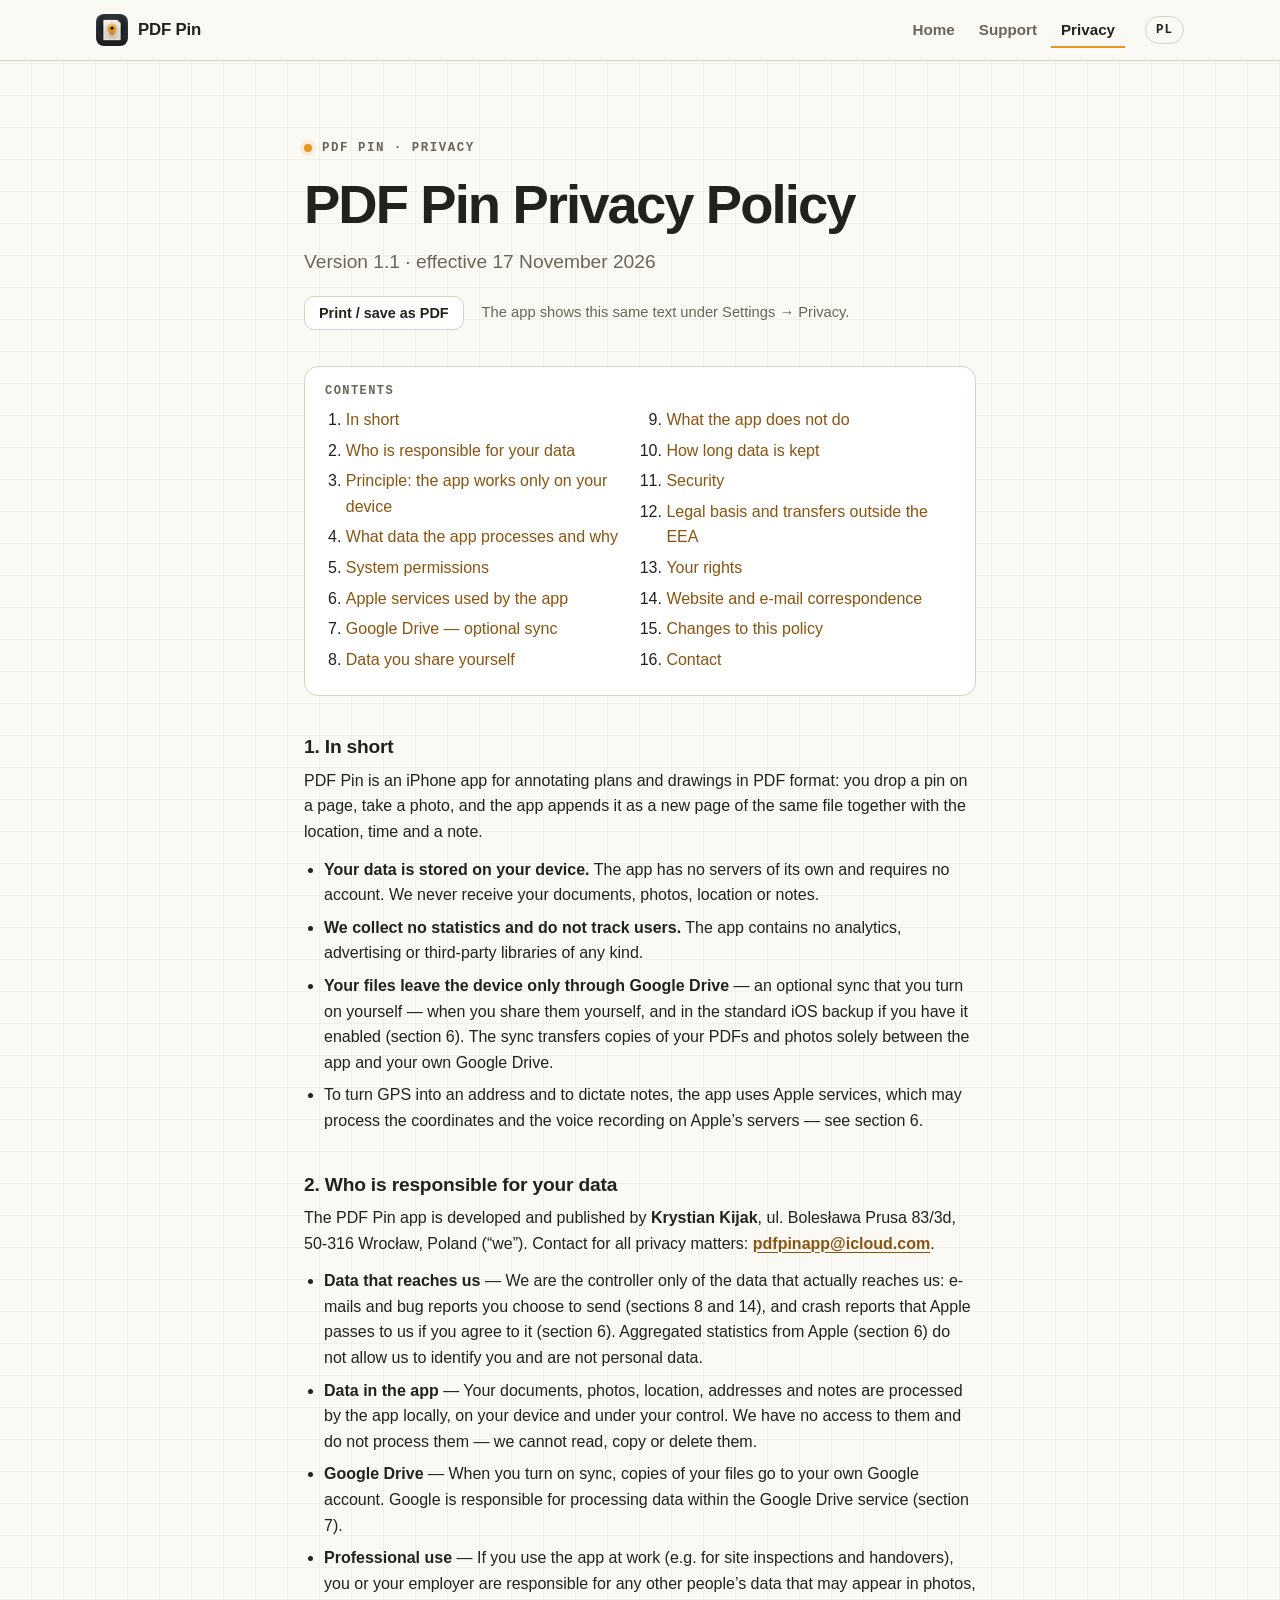
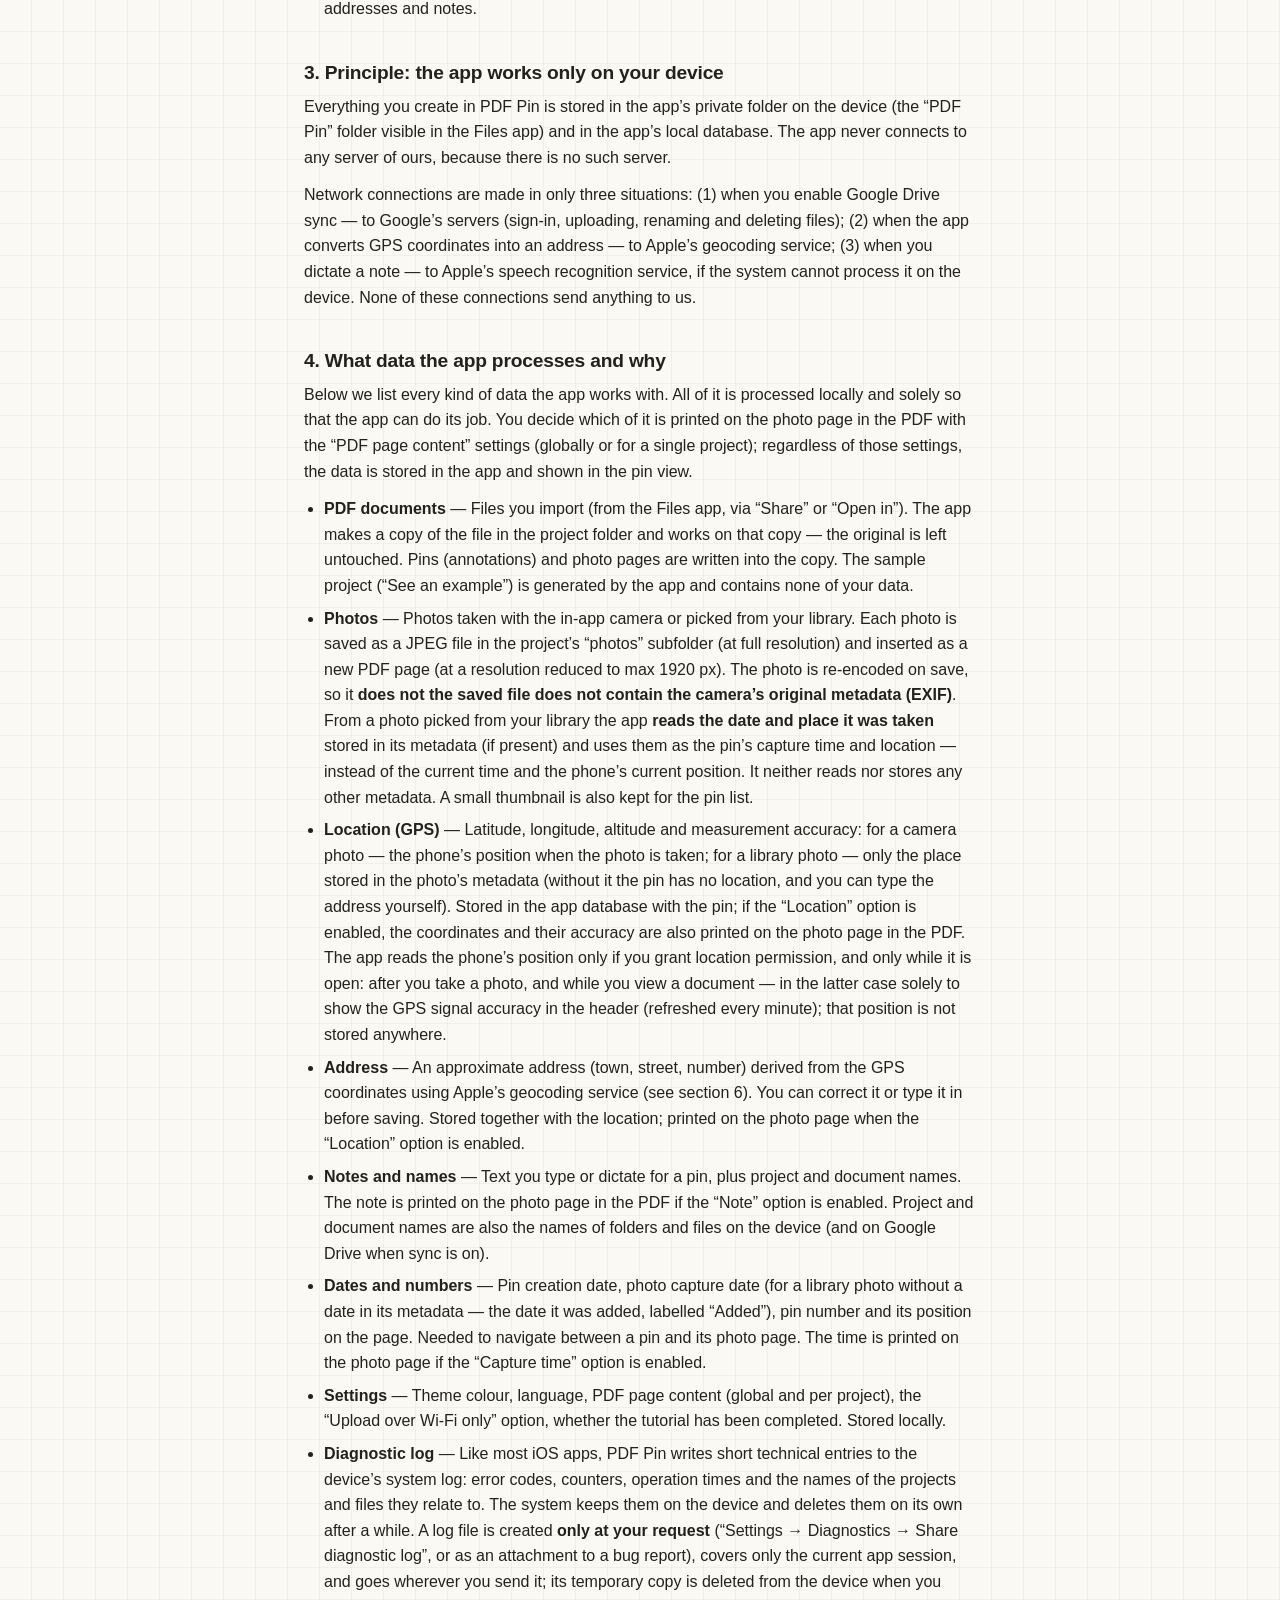
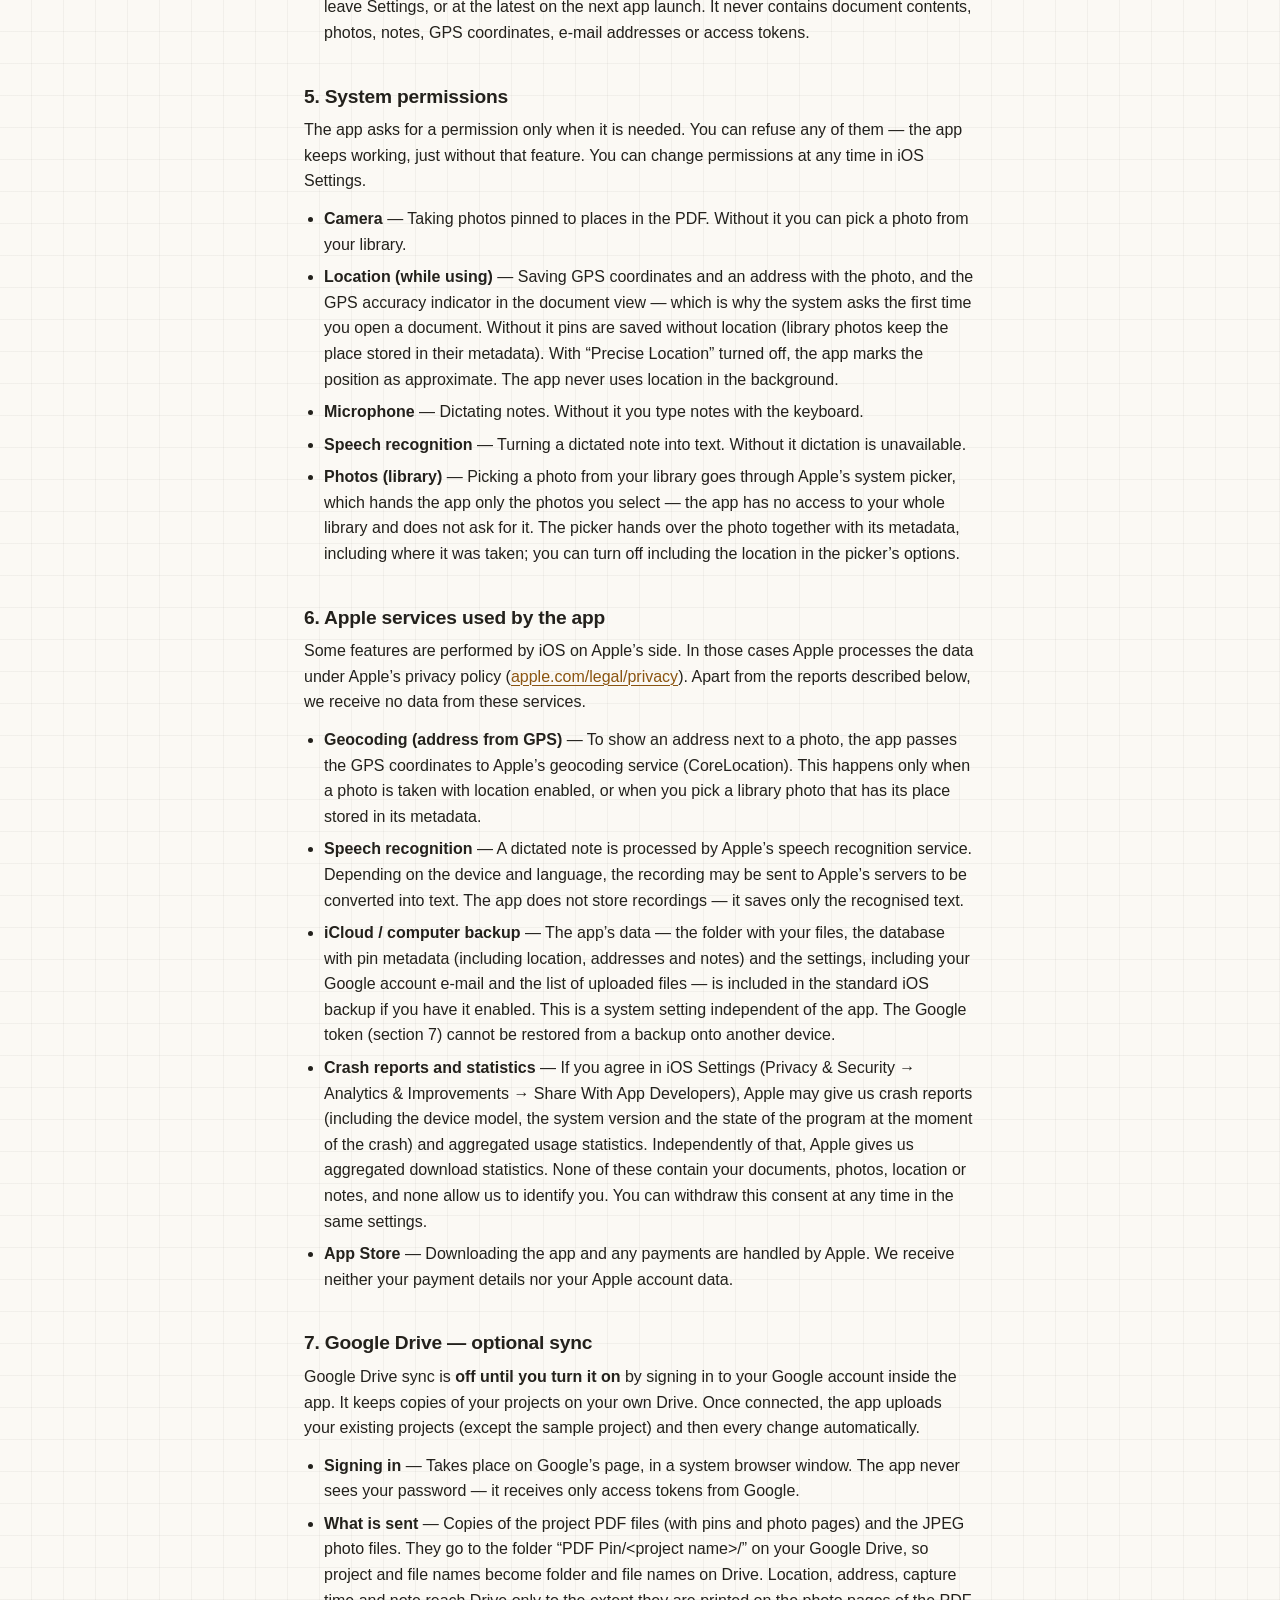
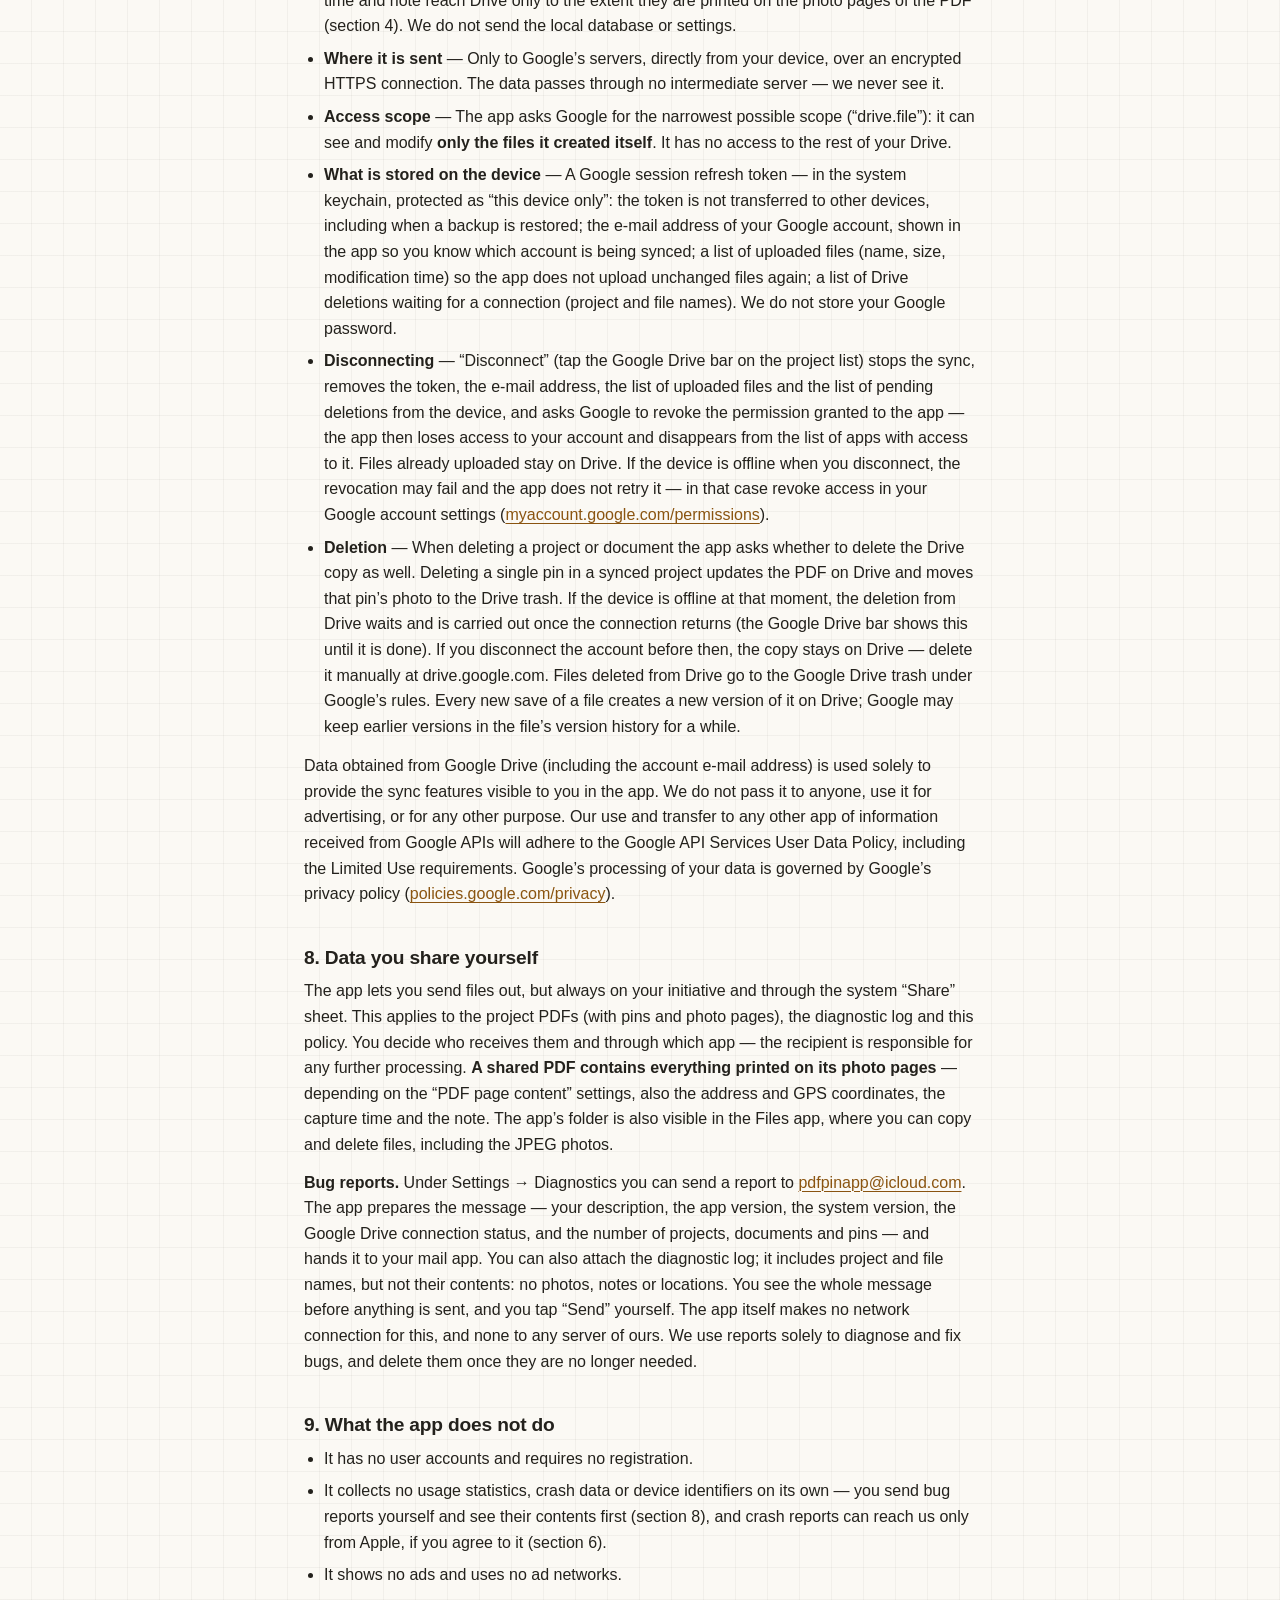
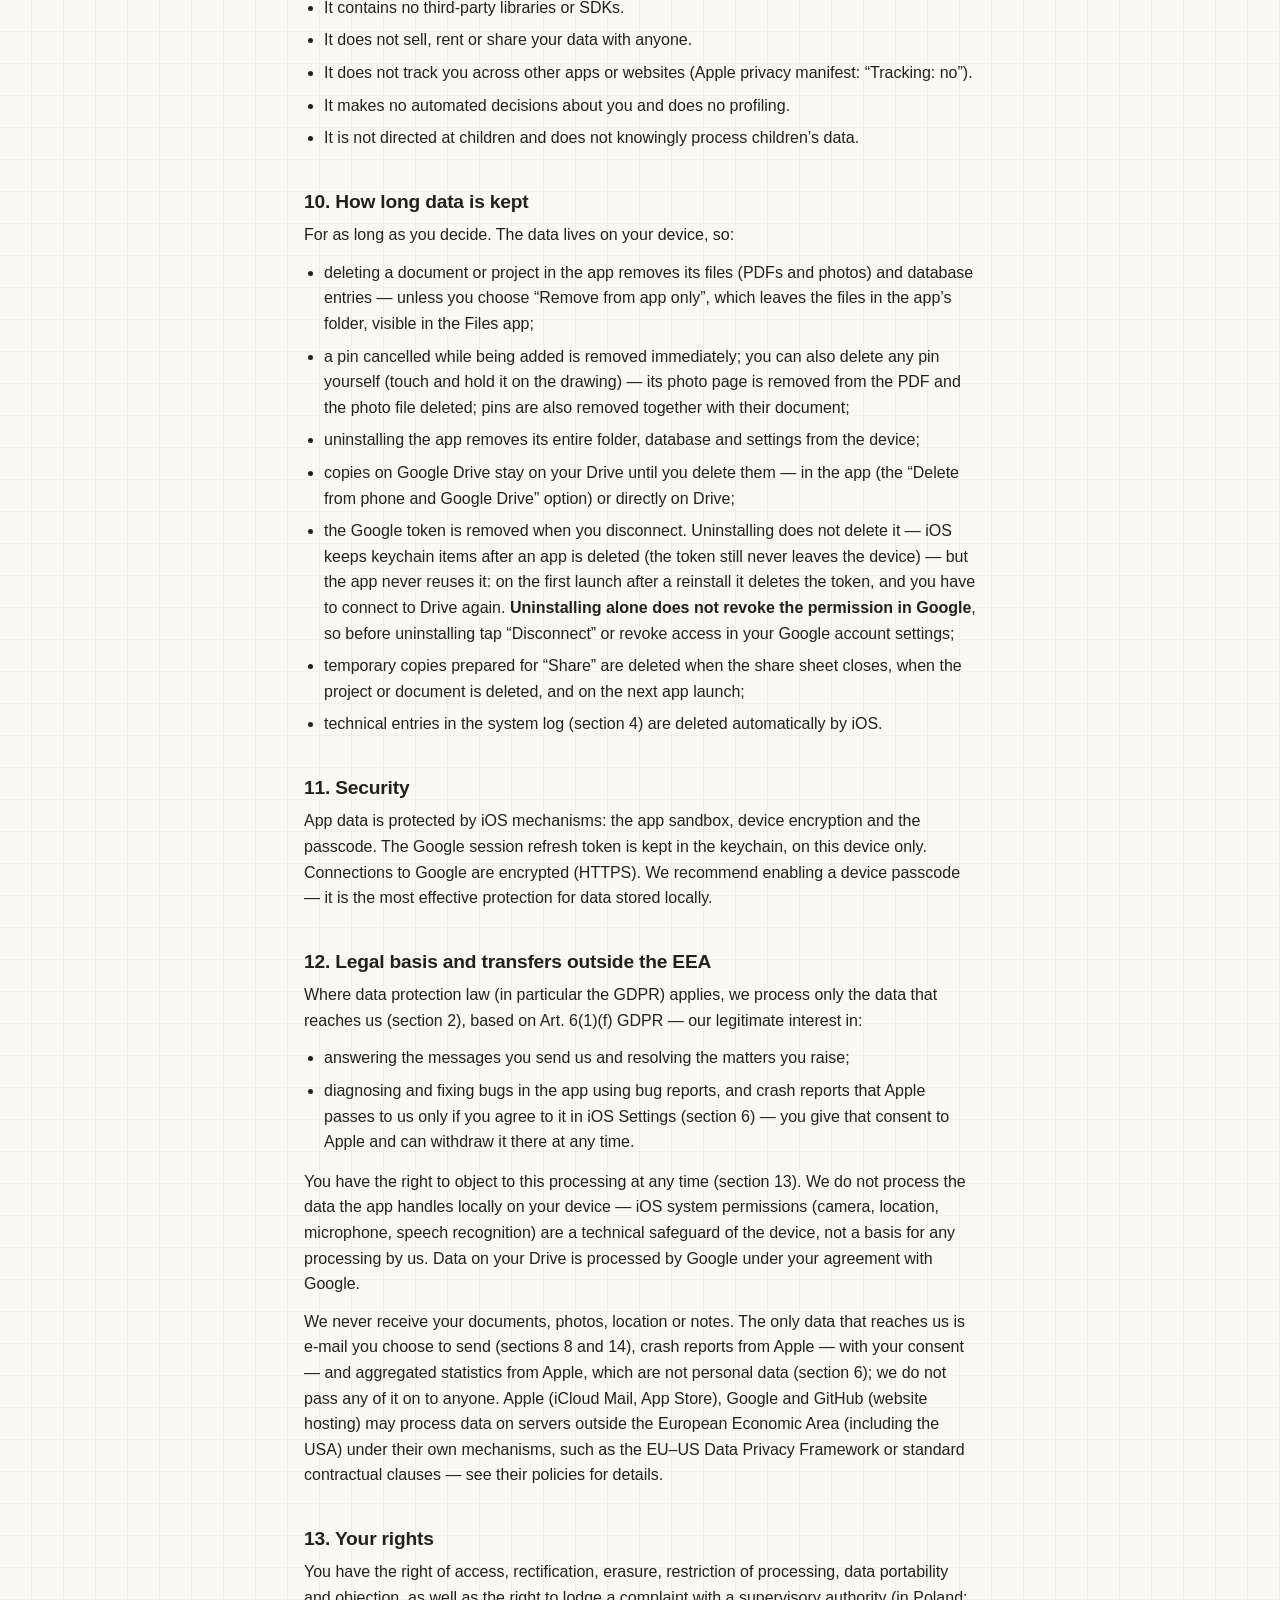
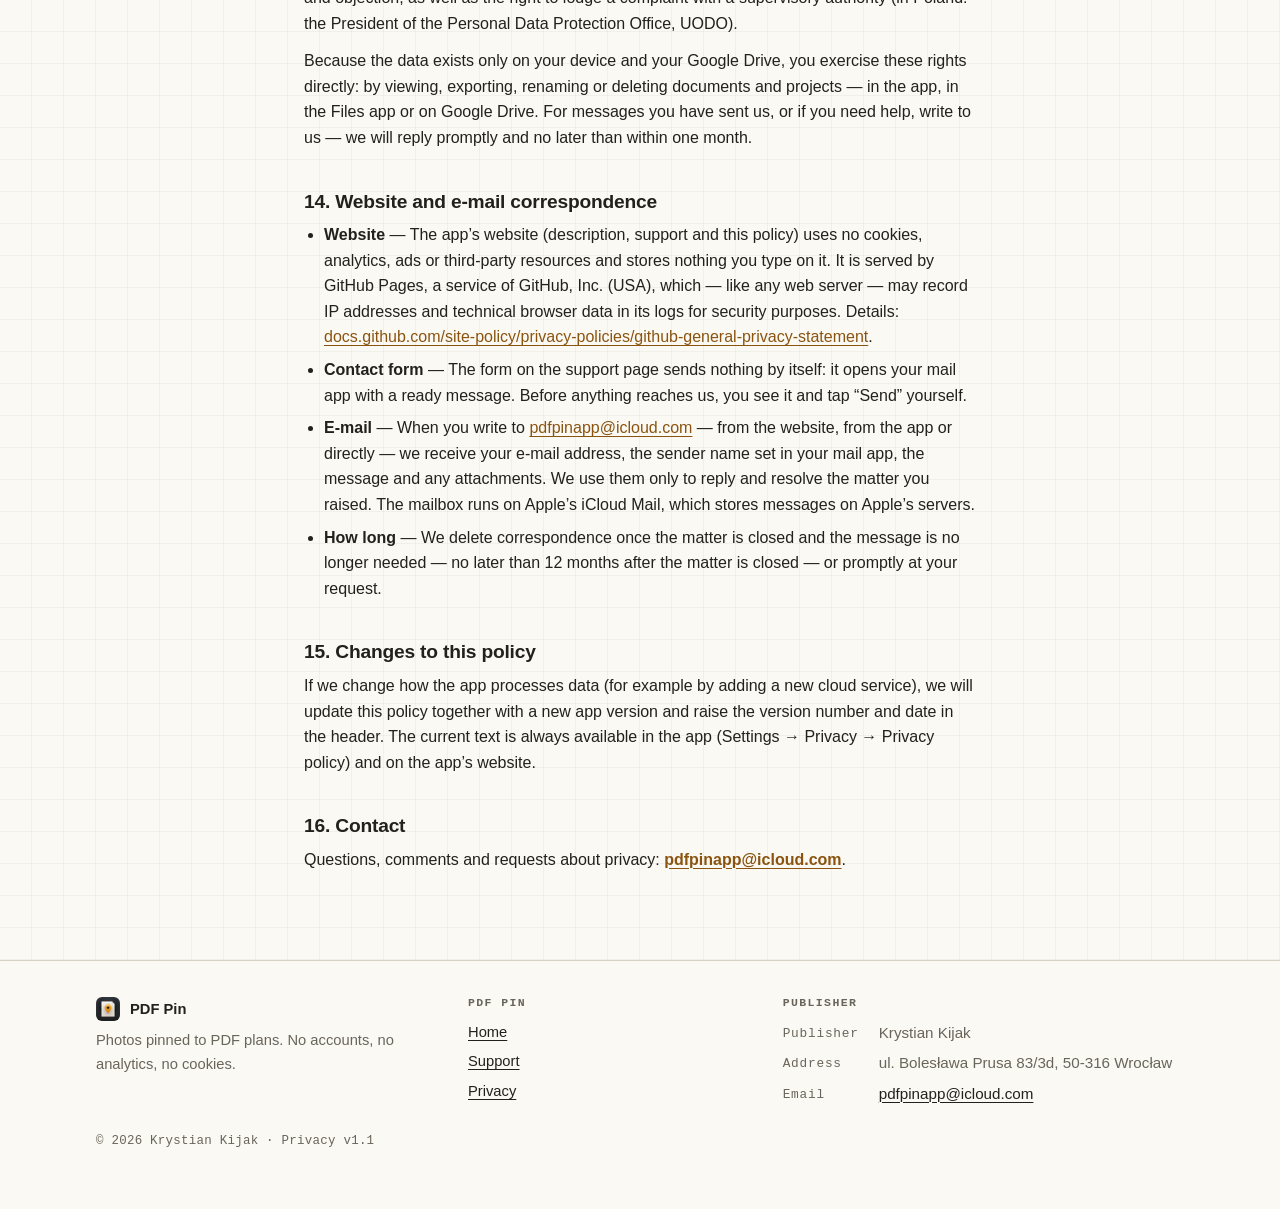
<file: docs/en/privacy/index.html>
<!DOCTYPE html>
<html lang="en">
<head>
<meta charset="utf-8">
<meta http-equiv="Content-Security-Policy" content="default-src 'self'; img-src 'self' data:; style-src 'self' 'unsafe-inline'; script-src 'sha256-xbhu5WsVPapVw6rVpYtHfxQ8Lv+DOSHT7AVl2XccTHs='; connect-src 'none'; object-src 'none'; base-uri 'none'; form-action mailto:">
<meta name="viewport" content="width=device-width, initial-scale=1, viewport-fit=cover">
<title>PDF Pin Privacy Policy</title>
<meta name="description" content="Version 1.1 · effective 17 November 2026">
<meta name="color-scheme" content="light dark">
<meta name="theme-color" content="#FBF9F4" media="(prefers-color-scheme: light)">
<meta name="theme-color" content="#0D0F11" media="(prefers-color-scheme: dark)">
<meta name="referrer" content="no-referrer">
<meta name="apple-itunes-app" content="app-id=6826150448">
<link rel="alternate" hreflang="pl" href="https://krystiankjjk.github.io/PDF-Pin/pl/privacy/">
<link rel="alternate" hreflang="en" href="https://krystiankjjk.github.io/PDF-Pin/en/privacy/">
<link rel="alternate" hreflang="x-default" href="https://krystiankjjk.github.io/PDF-Pin/">
<link rel="canonical" href="https://krystiankjjk.github.io/PDF-Pin/en/privacy/">
<meta property="og:type" content="website">
<meta property="og:site_name" content="PDF Pin">
<meta property="og:title" content="PDF Pin Privacy Policy">
<meta property="og:description" content="Version 1.1 · effective 17 November 2026">
<meta property="og:url" content="https://krystiankjjk.github.io/PDF-Pin/en/privacy/">
<meta property="og:image" content="https://krystiankjjk.github.io/PDF-Pin/assets/og-image.png">
<meta property="og:image:width" content="1200">
<meta property="og:image:height" content="630">
<meta property="og:locale" content="en_US">
<meta name="twitter:card" content="summary_large_image">
<link rel="icon" type="image/png" sizes="64x64" href="../../assets/icon-64.png">
<link rel="apple-touch-icon" href="../../assets/apple-touch-icon.png">
<link rel="stylesheet" href="../../assets/site.css">
<!-- GENEROWANE przez Scripts/website/build.py z site_content.py i Scripts/privacy_policy/content.py. NIE EDYTUJ RĘCZNIE. -->
</head>
<body>
<a class="skip" href="#main">Skip to content</a>
<header class="site">
<div class="wrap bar">
<a class="brand" href="../../en/"><img src="../../assets/icon-64.png" width="32" height="32" alt=""><span>PDF Pin</span></a>
<nav class="main" aria-label="Main menu"><a href="../../en/">Home</a><a href="../../en/support/">Support</a><a href="../../en/privacy/" aria-current="page">Privacy</a></nav>
<nav class="langs" aria-label="Language"><a href="../../pl/privacy/" hreflang="pl" lang="pl" aria-label="Polski" title="Polski">PL</a></nav>
</div>
</header>
<main id="main">
<div class="wrap narrow">
<div class="page-head">
<span class="eyebrow">PDF Pin · Privacy</span>
<h1>PDF Pin Privacy Policy</h1>
<p class="lead">Version 1.1 · effective 17 November 2026</p>
<div class="policy-tools">
<button class="print" type="button" hidden>Print / save as PDF</button>
<span>The app shows this same text under Settings → Privacy.</span>
</div>
</div>
<article class="policy">
<div class="toc"><h2>Contents</h2><ol>
<li><a href="#sec-1">In short</a></li>
<li><a href="#sec-2">Who is responsible for your data</a></li>
<li><a href="#sec-3">Principle: the app works only on your device</a></li>
<li><a href="#sec-4">What data the app processes and why</a></li>
<li><a href="#sec-5">System permissions</a></li>
<li><a href="#sec-6">Apple services used by the app</a></li>
<li><a href="#sec-7">Google Drive — optional sync</a></li>
<li><a href="#sec-8">Data you share yourself</a></li>
<li><a href="#sec-9">What the app does not do</a></li>
<li><a href="#sec-10">How long data is kept</a></li>
<li><a href="#sec-11">Security</a></li>
<li><a href="#sec-12">Legal basis and transfers outside the EEA</a></li>
<li><a href="#sec-13">Your rights</a></li>
<li><a href="#sec-14">Website and e-mail correspondence</a></li>
<li><a href="#sec-15">Changes to this policy</a></li>
<li><a href="#sec-16">Contact</a></li>
</ol></div>
<h2 id="sec-1">1. In short</h2>
<p>PDF Pin is an iPhone app for annotating plans and drawings in PDF format: you drop a pin on a page, take a photo, and the app appends it as a new page of the same file together with the location, time and a note.</p>
<ul><li><b>Your data is stored on your device.</b> The app has no servers of its own and requires no account. We never receive your documents, photos, location or notes.</li><li><b>We collect no statistics and do not track users.</b> The app contains no analytics, advertising or third-party libraries of any kind.</li><li><b>Your files leave the device only through Google Drive</b> — an optional sync that you turn on yourself — when you share them yourself, and in the standard iOS backup if you have it enabled (section 6). The sync transfers copies of your PDFs and photos solely between the app and your own Google Drive.</li><li>To turn GPS into an address and to dictate notes, the app uses Apple services, which may process the coordinates and the voice recording on Apple’s servers — see section 6.</li></ul>
<h2 id="sec-2">2. Who is responsible for your data</h2>
<p>The PDF Pin app is developed and published by <b>Krystian Kijak</b>, ul. Bolesława Prusa 83/3d, 50-316 Wrocław, Poland (“we”). Contact for all privacy matters: <b><a href="mailto:pdfpinapp@icloud.com">pdfpinapp@icloud.com</a></b>.</p>
<ul><li><b>Data that reaches us</b> — We are the controller only of the data that actually reaches us: e-mails and bug reports you choose to send (sections 8 and 14), and crash reports that Apple passes to us if you agree to it (section 6). Aggregated statistics from Apple (section 6) do not allow us to identify you and are not personal data.</li><li><b>Data in the app</b> — Your documents, photos, location, addresses and notes are processed by the app locally, on your device and under your control. We have no access to them and do not process them — we cannot read, copy or delete them.</li><li><b>Google Drive</b> — When you turn on sync, copies of your files go to your own Google account. Google is responsible for processing data within the Google Drive service (section 7).</li><li><b>Professional use</b> — If you use the app at work (e.g. for site inspections and handovers), you or your employer are responsible for any other people’s data that may appear in photos, addresses and notes.</li></ul>
<h2 id="sec-3">3. Principle: the app works only on your device</h2>
<p>Everything you create in PDF Pin is stored in the app’s private folder on the device (the “PDF Pin” folder visible in the Files app) and in the app’s local database. The app never connects to any server of ours, because there is no such server.</p>
<p>Network connections are made in only three situations: (1) when you enable Google Drive sync — to Google’s servers (sign-in, uploading, renaming and deleting files); (2) when the app converts GPS coordinates into an address — to Apple’s geocoding service; (3) when you dictate a note — to Apple’s speech recognition service, if the system cannot process it on the device. None of these connections send anything to us.</p>
<h2 id="sec-4">4. What data the app processes and why</h2>
<p>Below we list every kind of data the app works with. All of it is processed locally and solely so that the app can do its job. You decide which of it is printed on the photo page in the PDF with the “PDF page content” settings (globally or for a single project); regardless of those settings, the data is stored in the app and shown in the pin view.</p>
<ul><li><b>PDF documents</b> — Files you import (from the Files app, via “Share” or “Open in”). The app makes a copy of the file in the project folder and works on that copy — the original is left untouched. Pins (annotations) and photo pages are written into the copy. The sample project (“See an example”) is generated by the app and contains none of your data.</li><li><b>Photos</b> — Photos taken with the in-app camera or picked from your library. Each photo is saved as a JPEG file in the project’s “photos” subfolder (at full resolution) and inserted as a new PDF page (at a resolution reduced to max 1920 px). The photo is re-encoded on save, so it <b>does not the saved file does not contain the camera’s original metadata (EXIF)</b>. From a photo picked from your library the app <b>reads the date and place it was taken</b> stored in its metadata (if present) and uses them as the pin’s capture time and location — instead of the current time and the phone’s current position. It neither reads nor stores any other metadata. A small thumbnail is also kept for the pin list.</li><li><b>Location (GPS)</b> — Latitude, longitude, altitude and measurement accuracy: for a camera photo — the phone’s position when the photo is taken; for a library photo — only the place stored in the photo’s metadata (without it the pin has no location, and you can type the address yourself). Stored in the app database with the pin; if the “Location” option is enabled, the coordinates and their accuracy are also printed on the photo page in the PDF. The app reads the phone’s position only if you grant location permission, and only while it is open: after you take a photo, and while you view a document — in the latter case solely to show the GPS signal accuracy in the header (refreshed every minute); that position is not stored anywhere.</li><li><b>Address</b> — An approximate address (town, street, number) derived from the GPS coordinates using Apple’s geocoding service (see section 6). You can correct it or type it in before saving. Stored together with the location; printed on the photo page when the “Location” option is enabled.</li><li><b>Notes and names</b> — Text you type or dictate for a pin, plus project and document names. The note is printed on the photo page in the PDF if the “Note” option is enabled. Project and document names are also the names of folders and files on the device (and on Google Drive when sync is on).</li><li><b>Dates and numbers</b> — Pin creation date, photo capture date (for a library photo without a date in its metadata — the date it was added, labelled “Added”), pin number and its position on the page. Needed to navigate between a pin and its photo page. The time is printed on the photo page if the “Capture time” option is enabled.</li><li><b>Settings</b> — Theme colour, language, PDF page content (global and per project), the “Upload over Wi-Fi only” option, whether the tutorial has been completed. Stored locally.</li><li><b>Diagnostic log</b> — Like most iOS apps, PDF Pin writes short technical entries to the device’s system log: error codes, counters, operation times and the names of the projects and files they relate to. The system keeps them on the device and deletes them on its own after a while. A log file is created <b>only at your request</b> (“Settings → Diagnostics → Share diagnostic log”, or as an attachment to a bug report), covers only the current app session, and goes wherever you send it; its temporary copy is deleted from the device when you leave Settings, or at the latest on the next app launch. It never contains document contents, photos, notes, GPS coordinates, e-mail addresses or access tokens.</li></ul>
<h2 id="sec-5">5. System permissions</h2>
<p>The app asks for a permission only when it is needed. You can refuse any of them — the app keeps working, just without that feature. You can change permissions at any time in iOS Settings.</p>
<ul><li><b>Camera</b> — Taking photos pinned to places in the PDF. Without it you can pick a photo from your library.</li><li><b>Location (while using)</b> — Saving GPS coordinates and an address with the photo, and the GPS accuracy indicator in the document view — which is why the system asks the first time you open a document. Without it pins are saved without location (library photos keep the place stored in their metadata). With “Precise Location” turned off, the app marks the position as approximate. The app never uses location in the background.</li><li><b>Microphone</b> — Dictating notes. Without it you type notes with the keyboard.</li><li><b>Speech recognition</b> — Turning a dictated note into text. Without it dictation is unavailable.</li><li><b>Photos (library)</b> — Picking a photo from your library goes through Apple’s system picker, which hands the app only the photos you select — the app has no access to your whole library and does not ask for it. The picker hands over the photo together with its metadata, including where it was taken; you can turn off including the location in the picker’s options.</li></ul>
<h2 id="sec-6">6. Apple services used by the app</h2>
<p>Some features are performed by iOS on Apple’s side. In those cases Apple processes the data under Apple’s privacy policy (<a href="https://apple.com/legal/privacy">apple.com/legal/privacy</a>). Apart from the reports described below, we receive no data from these services.</p>
<ul><li><b>Geocoding (address from GPS)</b> — To show an address next to a photo, the app passes the GPS coordinates to Apple’s geocoding service (CoreLocation). This happens only when a photo is taken with location enabled, or when you pick a library photo that has its place stored in its metadata.</li><li><b>Speech recognition</b> — A dictated note is processed by Apple’s speech recognition service. Depending on the device and language, the recording may be sent to Apple’s servers to be converted into text. The app does not store recordings — it saves only the recognised text.</li><li><b>iCloud / computer backup</b> — The app’s data — the folder with your files, the database with pin metadata (including location, addresses and notes) and the settings, including your Google account e-mail and the list of uploaded files — is included in the standard iOS backup if you have it enabled. This is a system setting independent of the app. The Google token (section 7) cannot be restored from a backup onto another device.</li><li><b>Crash reports and statistics</b> — If you agree in iOS Settings (Privacy &amp; Security → Analytics &amp; Improvements → Share With App Developers), Apple may give us crash reports (including the device model, the system version and the state of the program at the moment of the crash) and aggregated usage statistics. Independently of that, Apple gives us aggregated download statistics. None of these contain your documents, photos, location or notes, and none allow us to identify you. You can withdraw this consent at any time in the same settings.</li><li><b>App Store</b> — Downloading the app and any payments are handled by Apple. We receive neither your payment details nor your Apple account data.</li></ul>
<h2 id="sec-7">7. Google Drive — optional sync</h2>
<p>Google Drive sync is <b>off until you turn it on</b> by signing in to your Google account inside the app. It keeps copies of your projects on your own Drive. Once connected, the app uploads your existing projects (except the sample project) and then every change automatically.</p>
<ul><li><b>Signing in</b> — Takes place on Google’s page, in a system browser window. The app never sees your password — it receives only access tokens from Google.</li><li><b>What is sent</b> — Copies of the project PDF files (with pins and photo pages) and the JPEG photo files. They go to the folder “PDF Pin/&lt;project name&gt;/” on your Google Drive, so project and file names become folder and file names on Drive. Location, address, capture time and note reach Drive only to the extent they are printed on the photo pages of the PDF (section 4). We do not send the local database or settings.</li><li><b>Where it is sent</b> — Only to Google’s servers, directly from your device, over an encrypted HTTPS connection. The data passes through no intermediate server — we never see it.</li><li><b>Access scope</b> — The app asks Google for the narrowest possible scope (“drive.file”): it can see and modify <b>only the files it created itself</b>. It has no access to the rest of your Drive.</li><li><b>What is stored on the device</b> — A Google session refresh token — in the system keychain, protected as “this device only”: the token is not transferred to other devices, including when a backup is restored; the e-mail address of your Google account, shown in the app so you know which account is being synced; a list of uploaded files (name, size, modification time) so the app does not upload unchanged files again; a list of Drive deletions waiting for a connection (project and file names). We do not store your Google password.</li><li><b>Disconnecting</b> — “Disconnect” (tap the Google Drive bar on the project list) stops the sync, removes the token, the e-mail address, the list of uploaded files and the list of pending deletions from the device, and asks Google to revoke the permission granted to the app — the app then loses access to your account and disappears from the list of apps with access to it. Files already uploaded stay on Drive. If the device is offline when you disconnect, the revocation may fail and the app does not retry it — in that case revoke access in your Google account settings (<a href="https://myaccount.google.com/permissions">myaccount.google.com/permissions</a>).</li><li><b>Deletion</b> — When deleting a project or document the app asks whether to delete the Drive copy as well. Deleting a single pin in a synced project updates the PDF on Drive and moves that pin’s photo to the Drive trash. If the device is offline at that moment, the deletion from Drive waits and is carried out once the connection returns (the Google Drive bar shows this until it is done). If you disconnect the account before then, the copy stays on Drive — delete it manually at drive.google.com. Files deleted from Drive go to the Google Drive trash under Google’s rules. Every new save of a file creates a new version of it on Drive; Google may keep earlier versions in the file’s version history for a while.</li></ul>
<p>Data obtained from Google Drive (including the account e-mail address) is used solely to provide the sync features visible to you in the app. We do not pass it to anyone, use it for advertising, or for any other purpose. Our use and transfer to any other app of information received from Google APIs will adhere to the Google API Services User Data Policy, including the Limited Use requirements. Google’s processing of your data is governed by Google’s privacy policy (<a href="https://policies.google.com/privacy">policies.google.com/privacy</a>).</p>
<h2 id="sec-8">8. Data you share yourself</h2>
<p>The app lets you send files out, but always on your initiative and through the system “Share” sheet. This applies to the project PDFs (with pins and photo pages), the diagnostic log and this policy. You decide who receives them and through which app — the recipient is responsible for any further processing. <b>A shared PDF contains everything printed on its photo pages</b> — depending on the “PDF page content” settings, also the address and GPS coordinates, the capture time and the note. The app’s folder is also visible in the Files app, where you can copy and delete files, including the JPEG photos.</p>
<p><b>Bug reports.</b> Under Settings → Diagnostics you can send a report to <a href="mailto:pdfpinapp@icloud.com">pdfpinapp@icloud.com</a>. The app prepares the message — your description, the app version, the system version, the Google Drive connection status, and the number of projects, documents and pins — and hands it to your mail app. You can also attach the diagnostic log; it includes project and file names, but not their contents: no photos, notes or locations. You see the whole message before anything is sent, and you tap “Send” yourself. The app itself makes no network connection for this, and none to any server of ours. We use reports solely to diagnose and fix bugs, and delete them once they are no longer needed.</p>
<h2 id="sec-9">9. What the app does not do</h2>
<ul><li>It has no user accounts and requires no registration.</li><li>It collects no usage statistics, crash data or device identifiers on its own — you send bug reports yourself and see their contents first (section 8), and crash reports can reach us only from Apple, if you agree to it (section 6).</li><li>It shows no ads and uses no ad networks.</li><li>It contains no third-party libraries or SDKs.</li><li>It does not sell, rent or share your data with anyone.</li><li>It does not track you across other apps or websites (Apple privacy manifest: “Tracking: no”).</li><li>It makes no automated decisions about you and does no profiling.</li><li>It is not directed at children and does not knowingly process children’s data.</li></ul>
<h2 id="sec-10">10. How long data is kept</h2>
<p>For as long as you decide. The data lives on your device, so:</p>
<ul><li>deleting a document or project in the app removes its files (PDFs and photos) and database entries — unless you choose “Remove from app only”, which leaves the files in the app’s folder, visible in the Files app;</li><li>a pin cancelled while being added is removed immediately; you can also delete any pin yourself (touch and hold it on the drawing) — its photo page is removed from the PDF and the photo file deleted; pins are also removed together with their document;</li><li>uninstalling the app removes its entire folder, database and settings from the device;</li><li>copies on Google Drive stay on your Drive until you delete them — in the app (the “Delete from phone and Google Drive” option) or directly on Drive;</li><li>the Google token is removed when you disconnect. Uninstalling does not delete it — iOS keeps keychain items after an app is deleted (the token still never leaves the device) — but the app never reuses it: on the first launch after a reinstall it deletes the token, and you have to connect to Drive again. <b>Uninstalling alone does not revoke the permission in Google</b>, so before uninstalling tap “Disconnect” or revoke access in your Google account settings;</li><li>temporary copies prepared for “Share” are deleted when the share sheet closes, when the project or document is deleted, and on the next app launch;</li><li>technical entries in the system log (section 4) are deleted automatically by iOS.</li></ul>
<h2 id="sec-11">11. Security</h2>
<p>App data is protected by iOS mechanisms: the app sandbox, device encryption and the passcode. The Google session refresh token is kept in the keychain, on this device only. Connections to Google are encrypted (HTTPS). We recommend enabling a device passcode — it is the most effective protection for data stored locally.</p>
<h2 id="sec-12">12. Legal basis and transfers outside the EEA</h2>
<p>Where data protection law (in particular the GDPR) applies, we process only the data that reaches us (section 2), based on Art. 6(1)(f) GDPR — our legitimate interest in:</p>
<ul><li>answering the messages you send us and resolving the matters you raise;</li><li>diagnosing and fixing bugs in the app using bug reports, and crash reports that Apple passes to us only if you agree to it in iOS Settings (section 6) — you give that consent to Apple and can withdraw it there at any time.</li></ul>
<p>You have the right to object to this processing at any time (section 13). We do not process the data the app handles locally on your device — iOS system permissions (camera, location, microphone, speech recognition) are a technical safeguard of the device, not a basis for any processing by us. Data on your Drive is processed by Google under your agreement with Google.</p>
<p>We never receive your documents, photos, location or notes. The only data that reaches us is e-mail you choose to send (sections 8 and 14), crash reports from Apple — with your consent — and aggregated statistics from Apple, which are not personal data (section 6); we do not pass any of it on to anyone. Apple (iCloud Mail, App Store), Google and GitHub (website hosting) may process data on servers outside the European Economic Area (including the USA) under their own mechanisms, such as the EU–US Data Privacy Framework or standard contractual clauses — see their policies for details.</p>
<h2 id="sec-13">13. Your rights</h2>
<p>You have the right of access, rectification, erasure, restriction of processing, data portability and objection, as well as the right to lodge a complaint with a supervisory authority (in Poland: the President of the Personal Data Protection Office, UODO).</p>
<p>Because the data exists only on your device and your Google Drive, you exercise these rights directly: by viewing, exporting, renaming or deleting documents and projects — in the app, in the Files app or on Google Drive. For messages you have sent us, or if you need help, write to us — we will reply promptly and no later than within one month.</p>
<h2 id="sec-14">14. Website and e-mail correspondence</h2>
<ul><li><b>Website</b> — The app’s website (description, support and this policy) uses no cookies, analytics, ads or third-party resources and stores nothing you type on it. It is served by GitHub Pages, a service of GitHub, Inc. (USA), which — like any web server — may record IP addresses and technical browser data in its logs for security purposes. Details: <a href="https://docs.github.com/site-policy/privacy-policies/github-general-privacy-statement">docs.github.com/site-policy/privacy-policies/github-general-privacy-statement</a>.</li><li><b>Contact form</b> — The form on the support page sends nothing by itself: it opens your mail app with a ready message. Before anything reaches us, you see it and tap “Send” yourself.</li><li><b>E-mail</b> — When you write to <a href="mailto:pdfpinapp@icloud.com">pdfpinapp@icloud.com</a> — from the website, from the app or directly — we receive your e-mail address, the sender name set in your mail app, the message and any attachments. We use them only to reply and resolve the matter you raised. The mailbox runs on Apple’s iCloud Mail, which stores messages on Apple’s servers.</li><li><b>How long</b> — We delete correspondence once the matter is closed and the message is no longer needed — no later than 12 months after the matter is closed — or promptly at your request.</li></ul>
<h2 id="sec-15">15. Changes to this policy</h2>
<p>If we change how the app processes data (for example by adding a new cloud service), we will update this policy together with a new app version and raise the version number and date in the header. The current text is always available in the app (Settings → Privacy → Privacy policy) and on the app’s website.</p>
<h2 id="sec-16">16. Contact</h2>
<p>Questions, comments and requests about privacy: <b><a href="mailto:pdfpinapp@icloud.com">pdfpinapp@icloud.com</a></b>.</p>
</article>
</div>
</main>
<script>
  // Jedyny skrypt podstron: przycisk drukowania. Bez JS przycisk jest ukryty,
  // a drukowanie z menu przeglądarki działa tak samo (@media print).
  (function () {
    var b = document.querySelector(".print");
    b.hidden = false;
    b.addEventListener("click", function () { window.print(); });
  })();
</script>
<footer class="site">
<div class="wrap">
<div class="cols">
<div>
<div class="footer-brand"><img src="../../assets/icon-64.png" width="24" height="24" alt="">PDF Pin</div>
<p style="margin:0">Photos pinned to PDF plans. No accounts, no analytics, no cookies.</p>
</div>
<nav aria-label="Footer menu"><h2>PDF Pin</h2><ul><li><a href="../../en/">Home</a></li><li><a href="../../en/support/">Support</a></li><li><a href="../../en/privacy/">Privacy</a></li></ul></nav>
<div><h2>Publisher</h2><dl class="imprint"><dt>Publisher</dt><dd>Krystian Kijak</dd><dt>Address</dt><dd>ul. Bolesława Prusa 83/3d, 50-316 Wrocław</dd><dt>Email</dt><dd><a href="mailto:pdfpinapp@icloud.com">pdfpinapp@icloud.com</a></dd></dl></div>
</div>
<p class="fine">© 2026 Krystian Kijak · Privacy v1.1</p>
</div>
</footer>
</body>
</html>
</file>
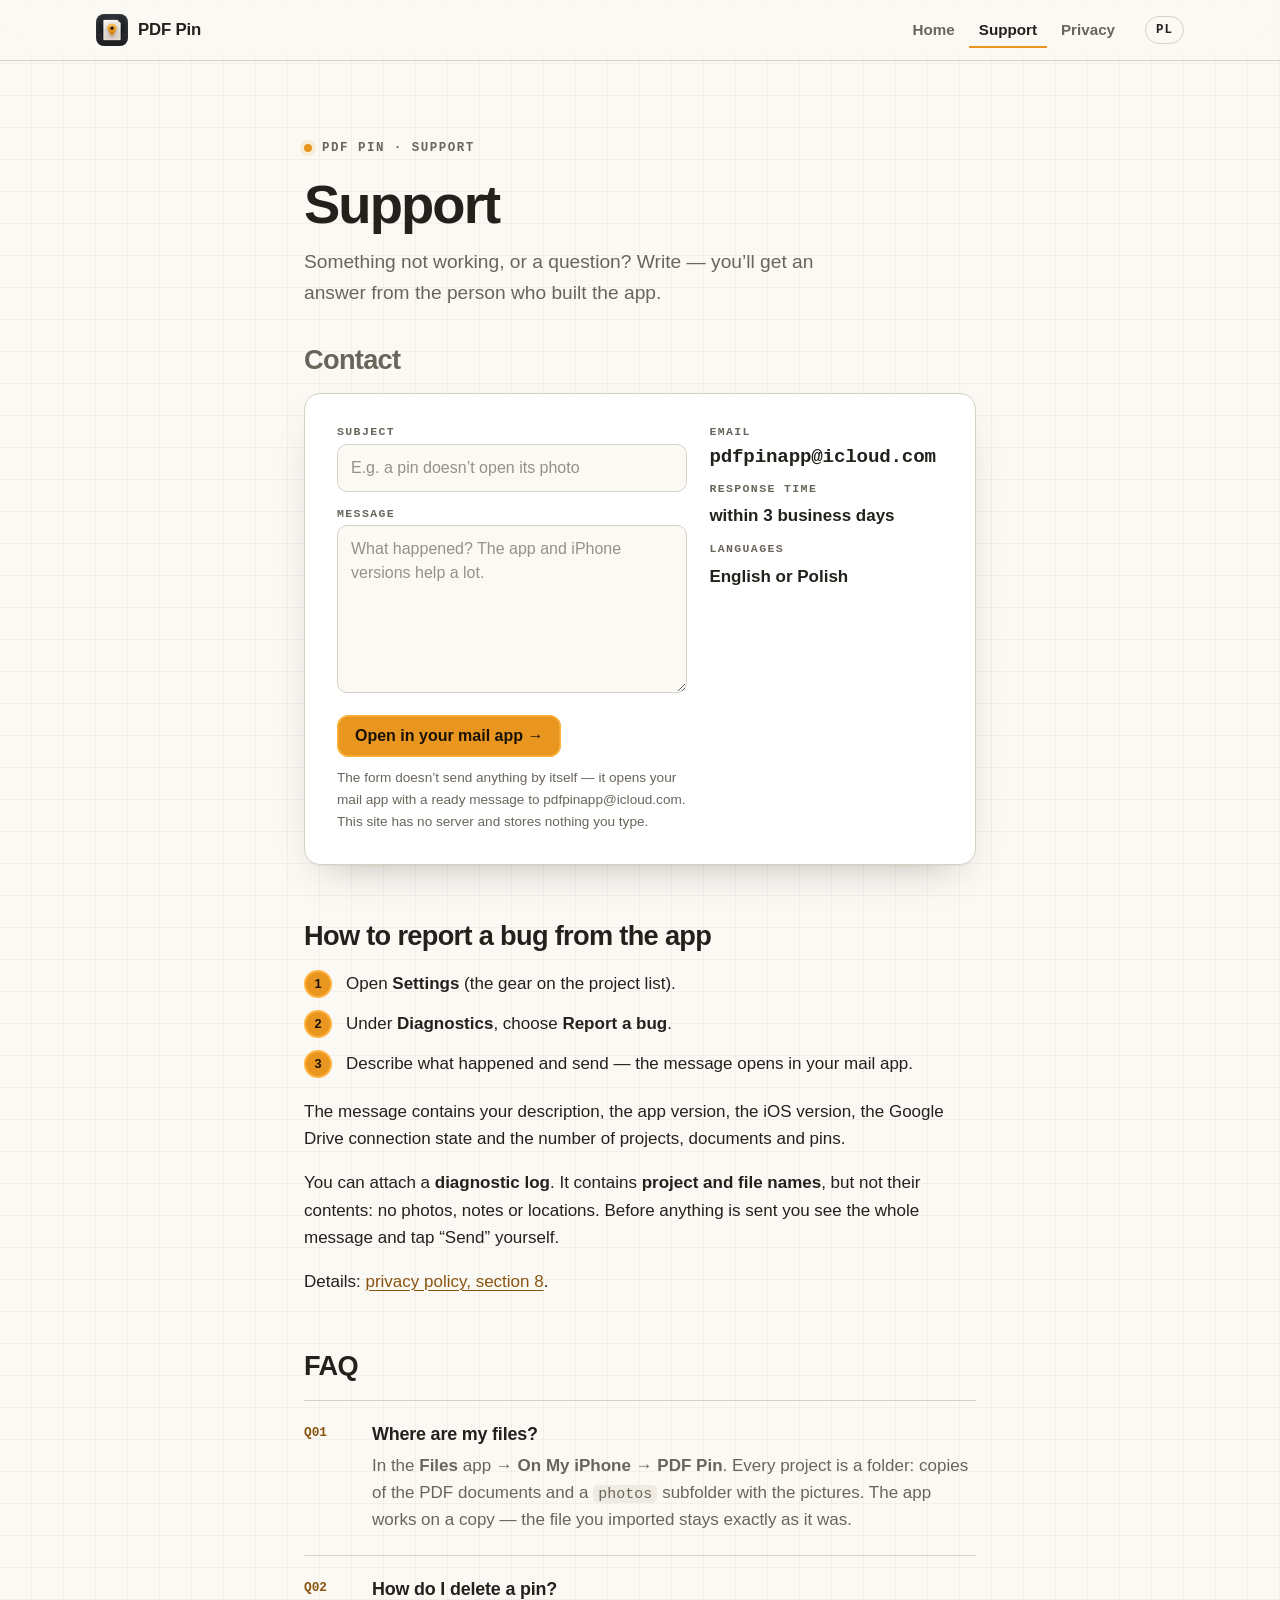
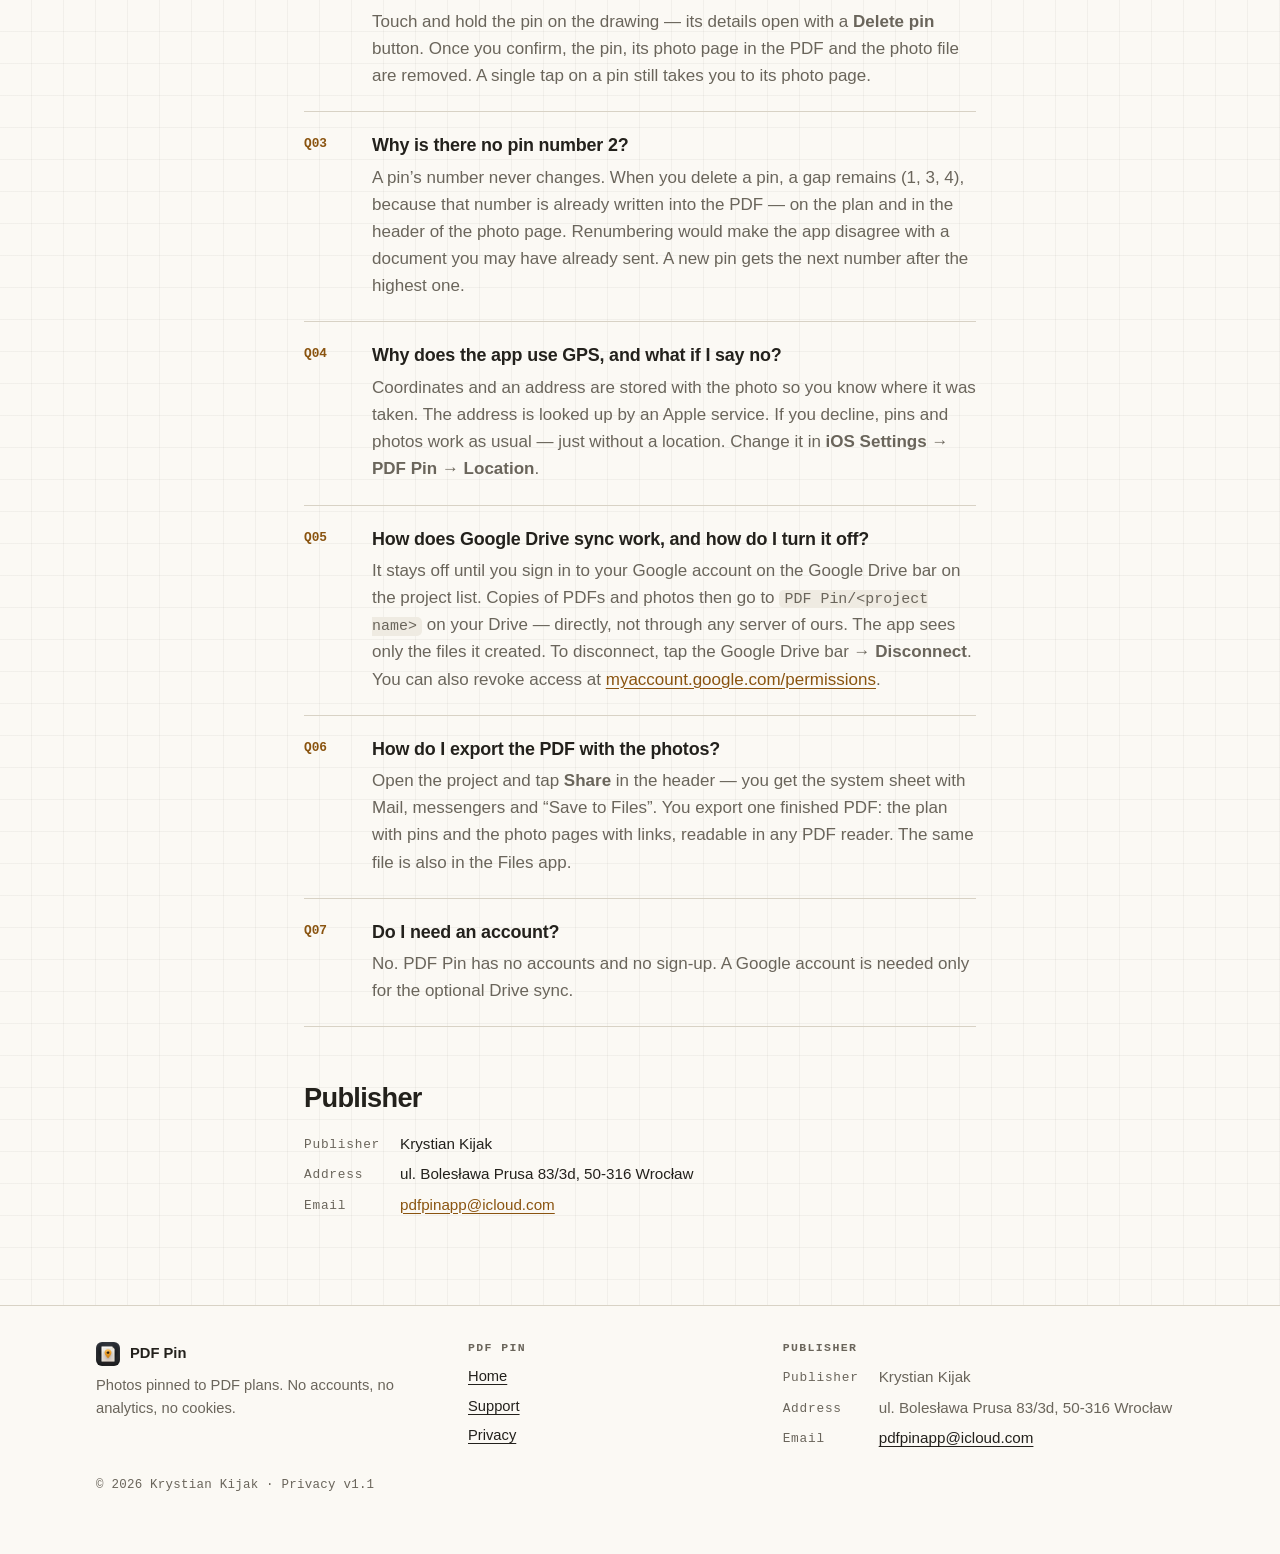
<file: docs/en/support/index.html>
<!DOCTYPE html>
<html lang="en">
<head>
<meta charset="utf-8">
<meta http-equiv="Content-Security-Policy" content="default-src 'self'; img-src 'self' data:; style-src 'self' 'unsafe-inline'; script-src 'sha256-bc8xZQd6UQuTlcaP759q2WoH0H2UwB1mw9iesKS2+Yc='; connect-src 'none'; object-src 'none'; base-uri 'none'; form-action mailto:">
<meta name="viewport" content="width=device-width, initial-scale=1, viewport-fit=cover">
<title>Support — PDF Pin</title>
<meta name="description" content="Contact, bug reports and answers to the most common questions about PDF Pin.">
<meta name="color-scheme" content="light dark">
<meta name="theme-color" content="#FBF9F4" media="(prefers-color-scheme: light)">
<meta name="theme-color" content="#0D0F11" media="(prefers-color-scheme: dark)">
<meta name="referrer" content="no-referrer">
<meta name="apple-itunes-app" content="app-id=6826150448">
<link rel="alternate" hreflang="pl" href="https://krystiankjjk.github.io/PDF-Pin/pl/support/">
<link rel="alternate" hreflang="en" href="https://krystiankjjk.github.io/PDF-Pin/en/support/">
<link rel="alternate" hreflang="x-default" href="https://krystiankjjk.github.io/PDF-Pin/">
<link rel="canonical" href="https://krystiankjjk.github.io/PDF-Pin/en/support/">
<meta property="og:type" content="website">
<meta property="og:site_name" content="PDF Pin">
<meta property="og:title" content="Support — PDF Pin">
<meta property="og:description" content="Contact, bug reports and answers to the most common questions about PDF Pin.">
<meta property="og:url" content="https://krystiankjjk.github.io/PDF-Pin/en/support/">
<meta property="og:image" content="https://krystiankjjk.github.io/PDF-Pin/assets/og-image.png">
<meta property="og:image:width" content="1200">
<meta property="og:image:height" content="630">
<meta property="og:locale" content="en_US">
<meta name="twitter:card" content="summary_large_image">
<link rel="icon" type="image/png" sizes="64x64" href="../../assets/icon-64.png">
<link rel="apple-touch-icon" href="../../assets/apple-touch-icon.png">
<link rel="stylesheet" href="../../assets/site.css">
<!-- GENEROWANE przez Scripts/website/build.py z site_content.py i Scripts/privacy_policy/content.py. NIE EDYTUJ RĘCZNIE. -->
</head>
<body>
<a class="skip" href="#main">Skip to content</a>
<header class="site">
<div class="wrap bar">
<a class="brand" href="../../en/"><img src="../../assets/icon-64.png" width="32" height="32" alt=""><span>PDF Pin</span></a>
<nav class="main" aria-label="Main menu"><a href="../../en/">Home</a><a href="../../en/support/" aria-current="page">Support</a><a href="../../en/privacy/">Privacy</a></nav>
<nav class="langs" aria-label="Language"><a href="../../pl/support/" hreflang="pl" lang="pl" aria-label="Polski" title="Polski">PL</a></nav>
</div>
</header>
<main id="main">
<div class="wrap narrow">
<div class="page-head reveal">
<span class="eyebrow">PDF Pin · Support</span>
<h1>Support</h1>
<p class="lead">Something not working, or a question? Write — you’ll get an answer from the person who built the app.</p>
</div>

<div class="content">
<section aria-labelledby="contact-h">
<h2 id="contact-h" class="visually-plain">Contact</h2>
<div class="contact">
<form class="mailform" action="mailto:pdfpinapp@icloud.com" method="get">
<label for="f-subject">Subject</label>
<input id="f-subject" name="subject" type="text" required maxlength="140" placeholder="E.g. a pin doesn’t open its photo">
<label for="f-body">Message</label>
<textarea id="f-body" name="body" rows="6" required placeholder="What happened? The app and iPhone versions help a lot."></textarea>
<button class="btn" type="submit">Open in your mail app →</button>
<p class="formnote">The form doesn’t send anything by itself — it opens your mail app with a ready message to pdfpinapp@icloud.com. This site has no server and stores nothing you type.</p>
</form>
<dl>
<div><dt class="label">Email</dt><dd class="email">pdfpinapp@icloud.com</dd></div>
<div><dt class="label">Response time</dt><dd>within 3 business days</dd></div>
<div><dt class="label">Languages</dt><dd>English or Polish</dd></div>
</dl>
</div>
<script>
  // Formularz → mailto:. Bez JS przeglądarka sama składa adres z pól
  // (spacje jako „+”); ze skryptem kodujemy poprawnie i dodajemy prefiks tematu.
  // Nic nie opuszcza przeglądarki poza otwarciem aplikacji pocztowej.
  (function () {
    var f = document.querySelector(".mailform");
    f.addEventListener("submit", function (e) {
      e.preventDefault();
      // RFC 6068: nowa linia w mailto: to %0D%0A — samo %0A Outlook skleja.
      var body = f.body.value.replace(/\r?\n/g, "\r\n");
      var q = "subject=" + encodeURIComponent("PDF Pin: " + f.subject.value)
            + "&body=" + encodeURIComponent(body);
      location.href = "mailto:pdfpinapp@icloud.com?" + q;
    });
  })();
</script>
</section>

<section aria-labelledby="bug-h">
<h2 id="bug-h">How to report a bug from the app</h2>
<ol class="bugsteps"><li><span>Open <b>Settings</b> (the gear on the project list).</span></li><li><span>Under <b>Diagnostics</b>, choose <b>Report a bug</b>.</span></li><li><span>Describe what happened and send — the message opens in your mail app.</span></li></ol>
<p>The message contains your description, the app version, the iOS version, the Google Drive connection state and the number of projects, documents and pins.</p>
<p>You can attach a <b>diagnostic log</b>. It contains <b>project and file names</b>, but not their contents: no photos, notes or locations. Before anything is sent you see the whole message and tap “Send” yourself.</p>
<p>Details: <a href="../../en/privacy/#sec-8">privacy policy, section 8</a>.</p>
</section>

<section aria-labelledby="faq-h">
<h2 id="faq-h">FAQ</h2>
<div class="faq"><article><span class="q">Q01</span><div><h3>Where are my files?</h3><p>In the <b>Files</b> app → <b>On My iPhone</b> → <b>PDF Pin</b>. Every project is a folder: copies of the PDF documents and a <code>photos</code> subfolder with the pictures. The app works on a copy — the file you imported stays exactly as it was.</p></div></article><article><span class="q">Q02</span><div><h3>How do I delete a pin?</h3><p>Touch and hold the pin on the drawing — its details open with a <b>Delete pin</b> button. Once you confirm, the pin, its photo page in the PDF and the photo file are removed. A single tap on a pin still takes you to its photo page.</p></div></article><article><span class="q">Q03</span><div><h3>Why is there no pin number 2?</h3><p>A pin’s number never changes. When you delete a pin, a gap remains (1, 3, 4), because that number is already written into the PDF — on the plan and in the header of the photo page. Renumbering would make the app disagree with a document you may have already sent. A new pin gets the next number after the highest one.</p></div></article><article><span class="q">Q04</span><div><h3>Why does the app use GPS, and what if I say no?</h3><p>Coordinates and an address are stored with the photo so you know where it was taken. The address is looked up by an Apple service. If you decline, pins and photos work as usual — just without a location. Change it in <b>iOS Settings → PDF Pin → Location</b>.</p></div></article><article><span class="q">Q05</span><div><h3>How does Google Drive sync work, and how do I turn it off?</h3><p>It stays off until you sign in to your Google account on the Google Drive bar on the project list. Copies of PDFs and photos then go to <code>PDF Pin/&lt;project name&gt;</code> on your Drive — directly, not through any server of ours. The app sees only the files it created. To disconnect, tap the Google Drive bar → <b>Disconnect</b>. You can also revoke access at <a href="https://myaccount.google.com/permissions">myaccount.google.com/permissions</a>.</p></div></article><article><span class="q">Q06</span><div><h3>How do I export the PDF with the photos?</h3><p>Open the project and tap <b>Share</b> in the header — you get the system sheet with Mail, messengers and “Save to Files”. You export one finished PDF: the plan with pins and the photo pages with links, readable in any PDF reader. The same file is also in the Files app.</p></div></article><article><span class="q">Q07</span><div><h3>Do I need an account?</h3><p>No. PDF Pin has no accounts and no sign-up. A Google account is needed only for the optional Drive sync.</p></div></article></div>
</section>

<section aria-labelledby="pub-h">
<h2 id="pub-h">Publisher</h2>
<dl class="imprint"><dt>Publisher</dt><dd>Krystian Kijak</dd><dt>Address</dt><dd>ul. Bolesława Prusa 83/3d, 50-316 Wrocław</dd><dt>Email</dt><dd><a href="mailto:pdfpinapp@icloud.com">pdfpinapp@icloud.com</a></dd></dl>
</section>
</div>
</div>
</main>
<footer class="site">
<div class="wrap">
<div class="cols">
<div>
<div class="footer-brand"><img src="../../assets/icon-64.png" width="24" height="24" alt="">PDF Pin</div>
<p style="margin:0">Photos pinned to PDF plans. No accounts, no analytics, no cookies.</p>
</div>
<nav aria-label="Footer menu"><h2>PDF Pin</h2><ul><li><a href="../../en/">Home</a></li><li><a href="../../en/support/">Support</a></li><li><a href="../../en/privacy/">Privacy</a></li></ul></nav>
<div><h2>Publisher</h2><dl class="imprint"><dt>Publisher</dt><dd>Krystian Kijak</dd><dt>Address</dt><dd>ul. Bolesława Prusa 83/3d, 50-316 Wrocław</dd><dt>Email</dt><dd><a href="mailto:pdfpinapp@icloud.com">pdfpinapp@icloud.com</a></dd></dl></div>
</div>
<p class="fine">© 2026 Krystian Kijak · Privacy v1.1</p>
</div>
</footer>
</body>
</html>
</file>
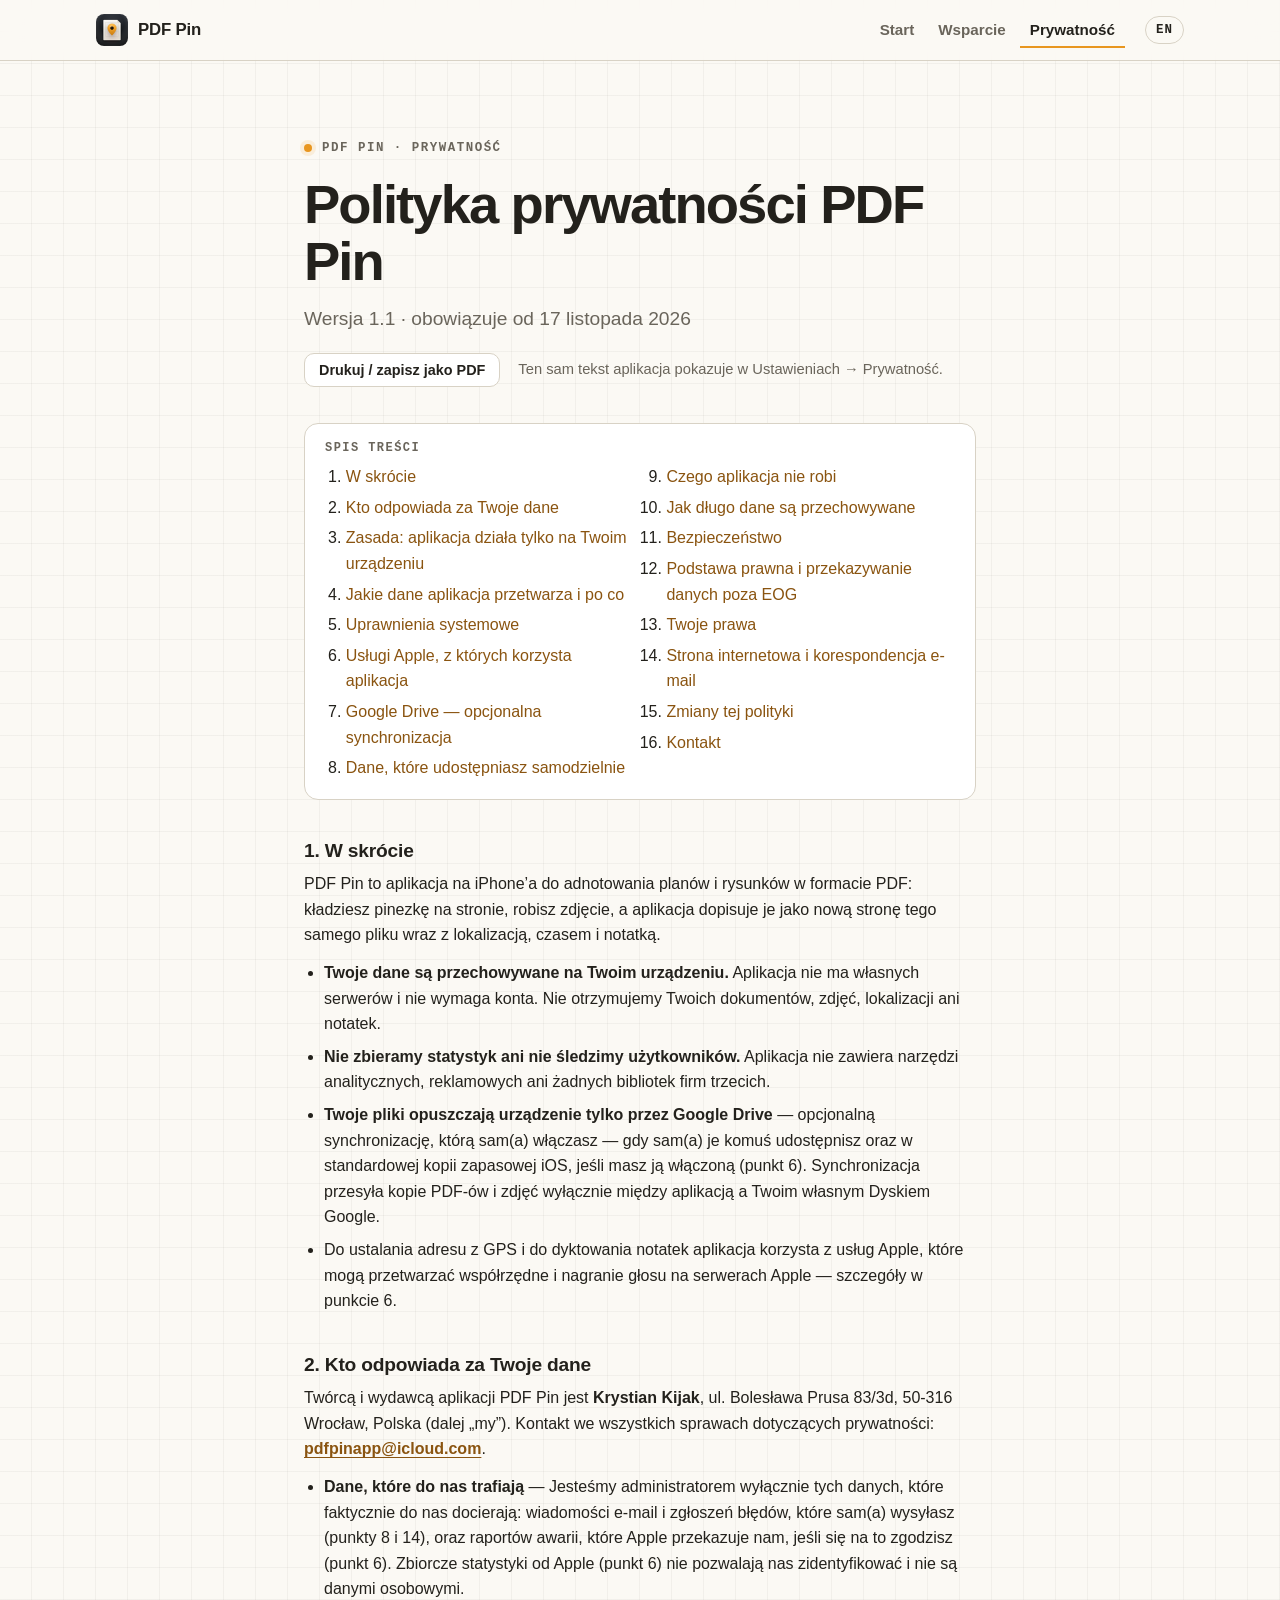
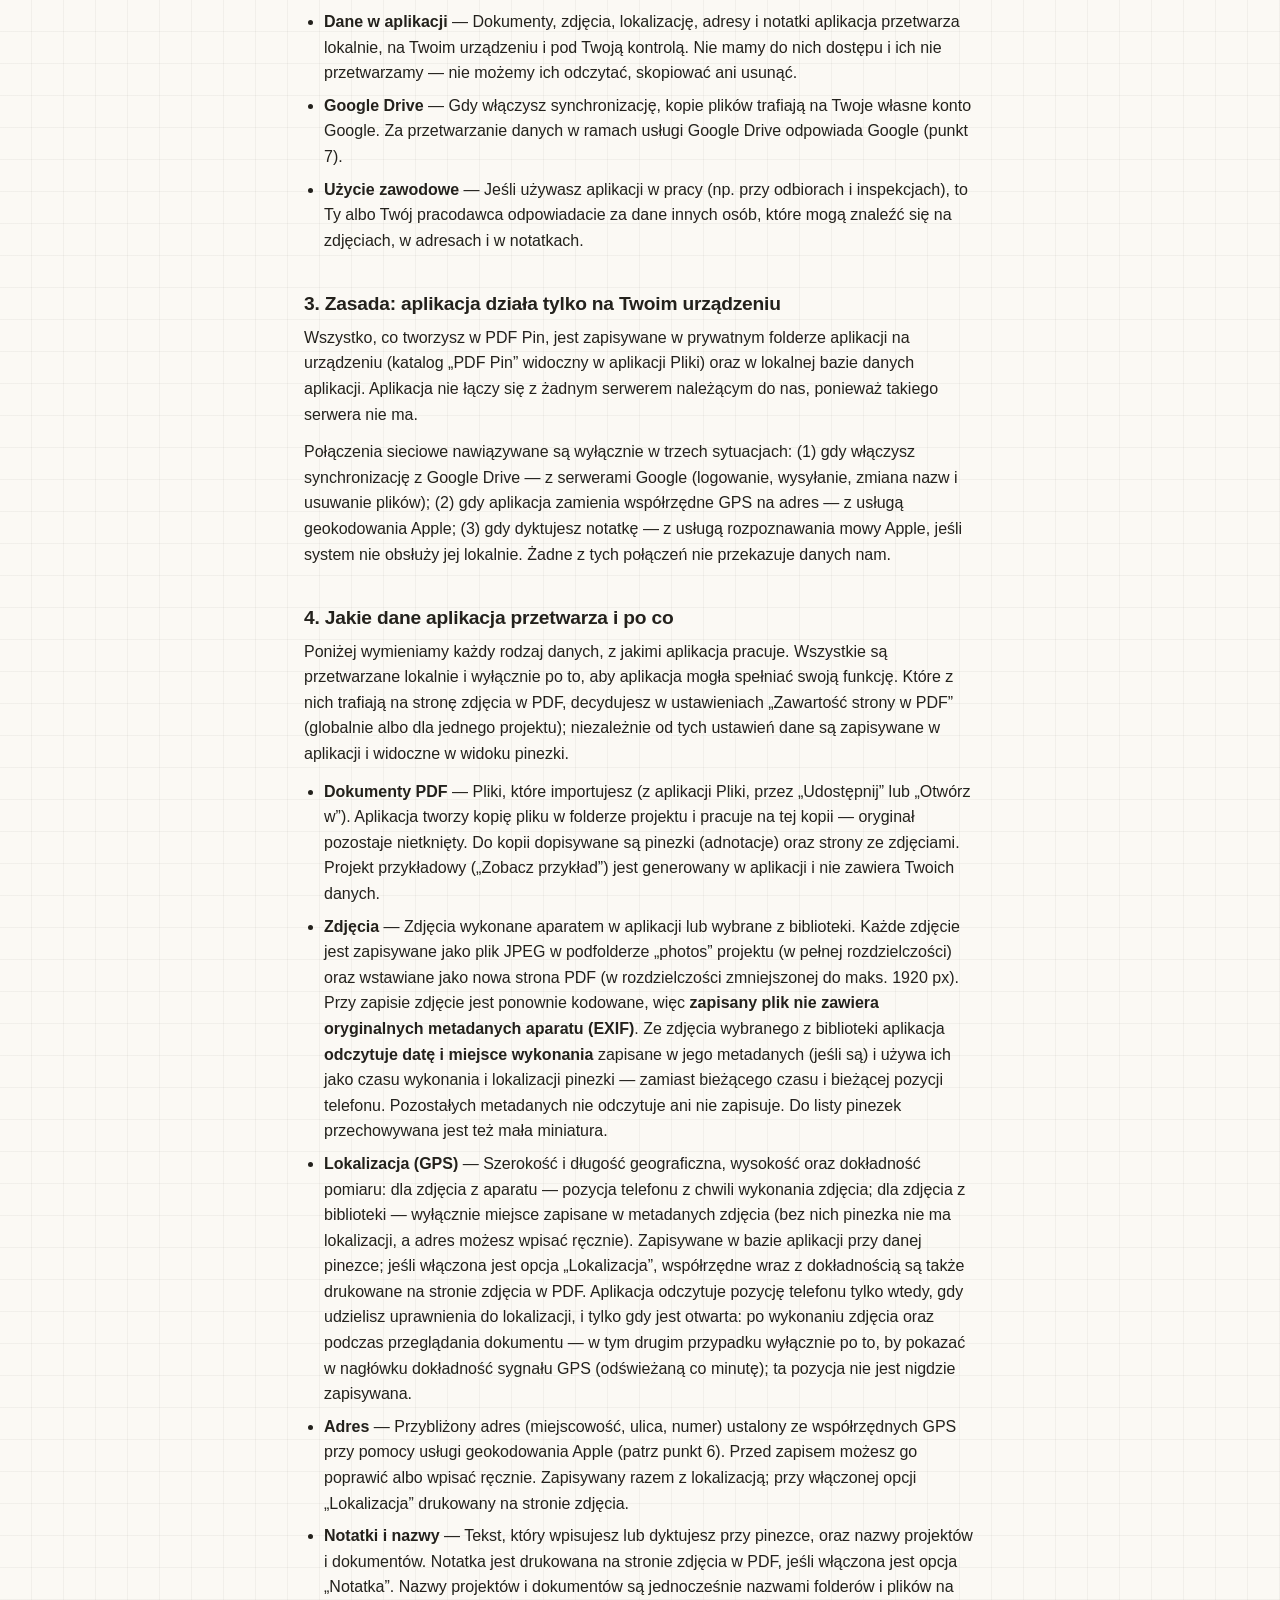
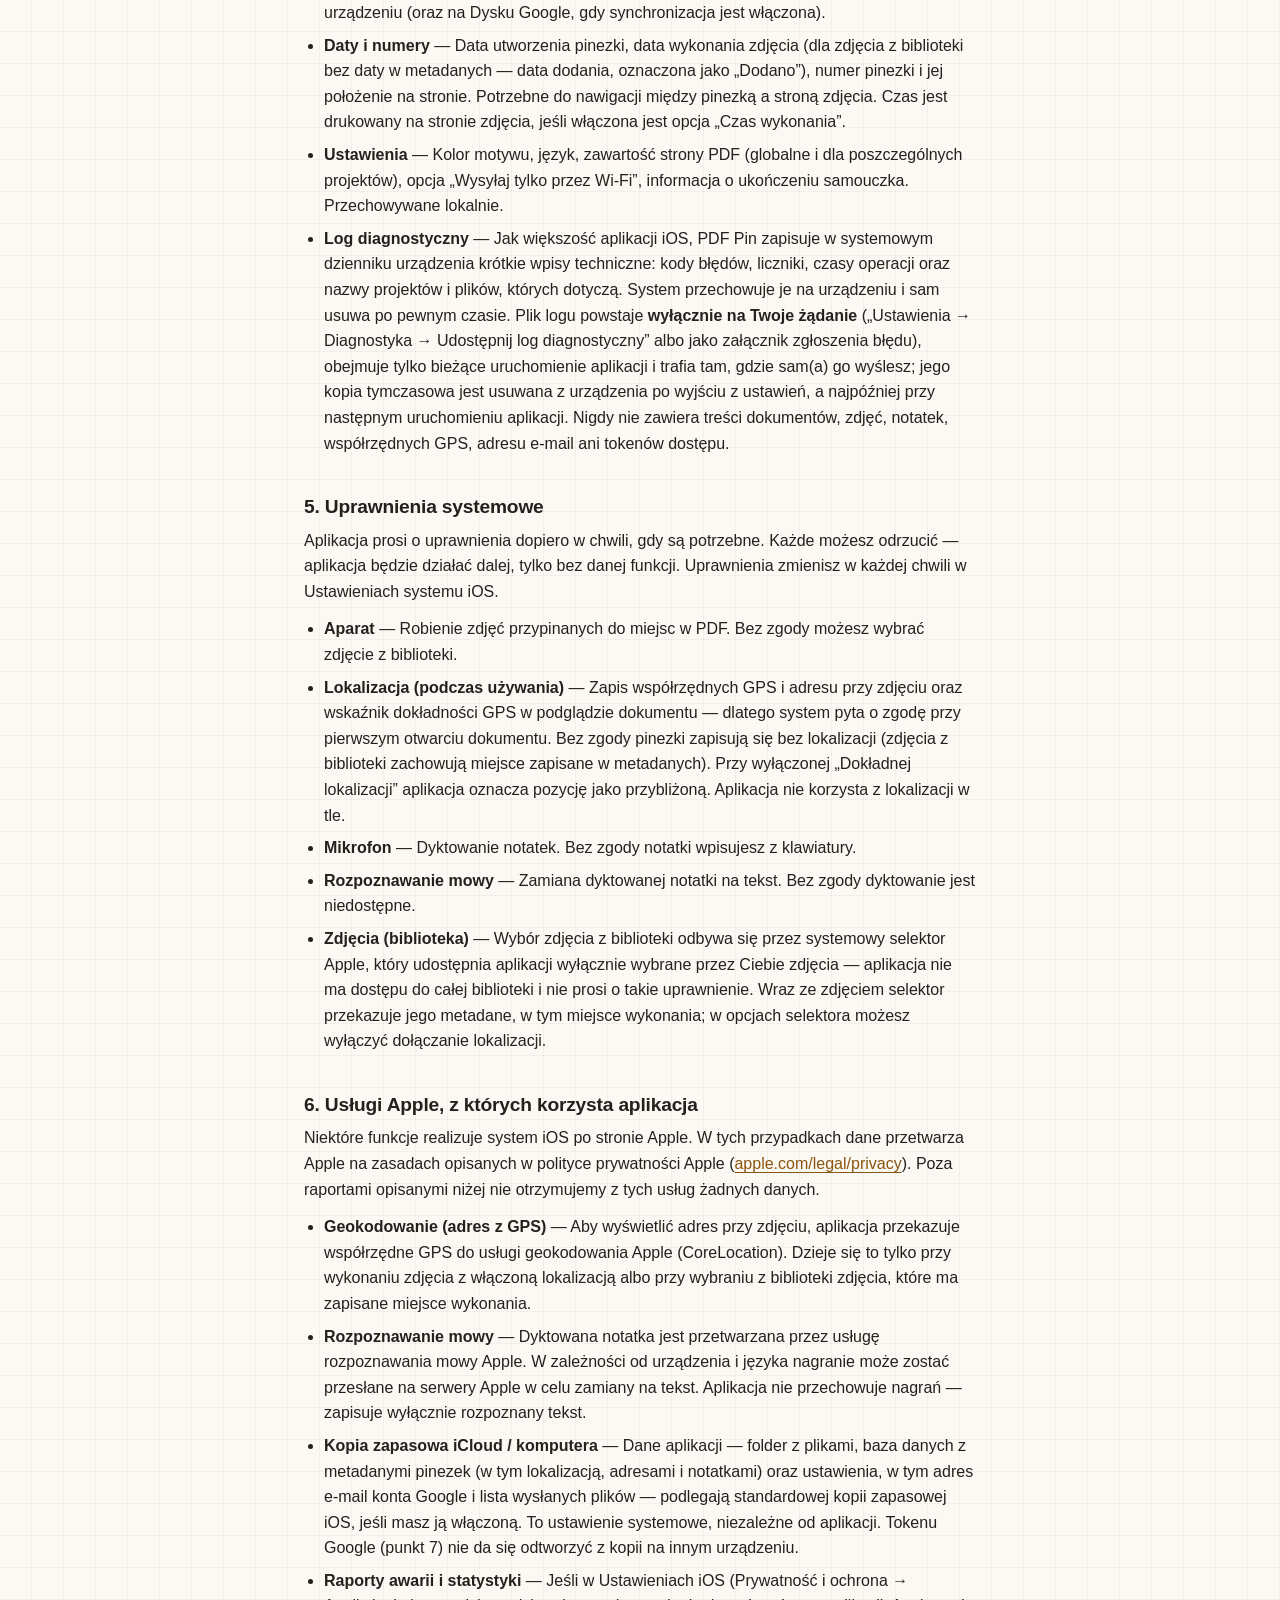
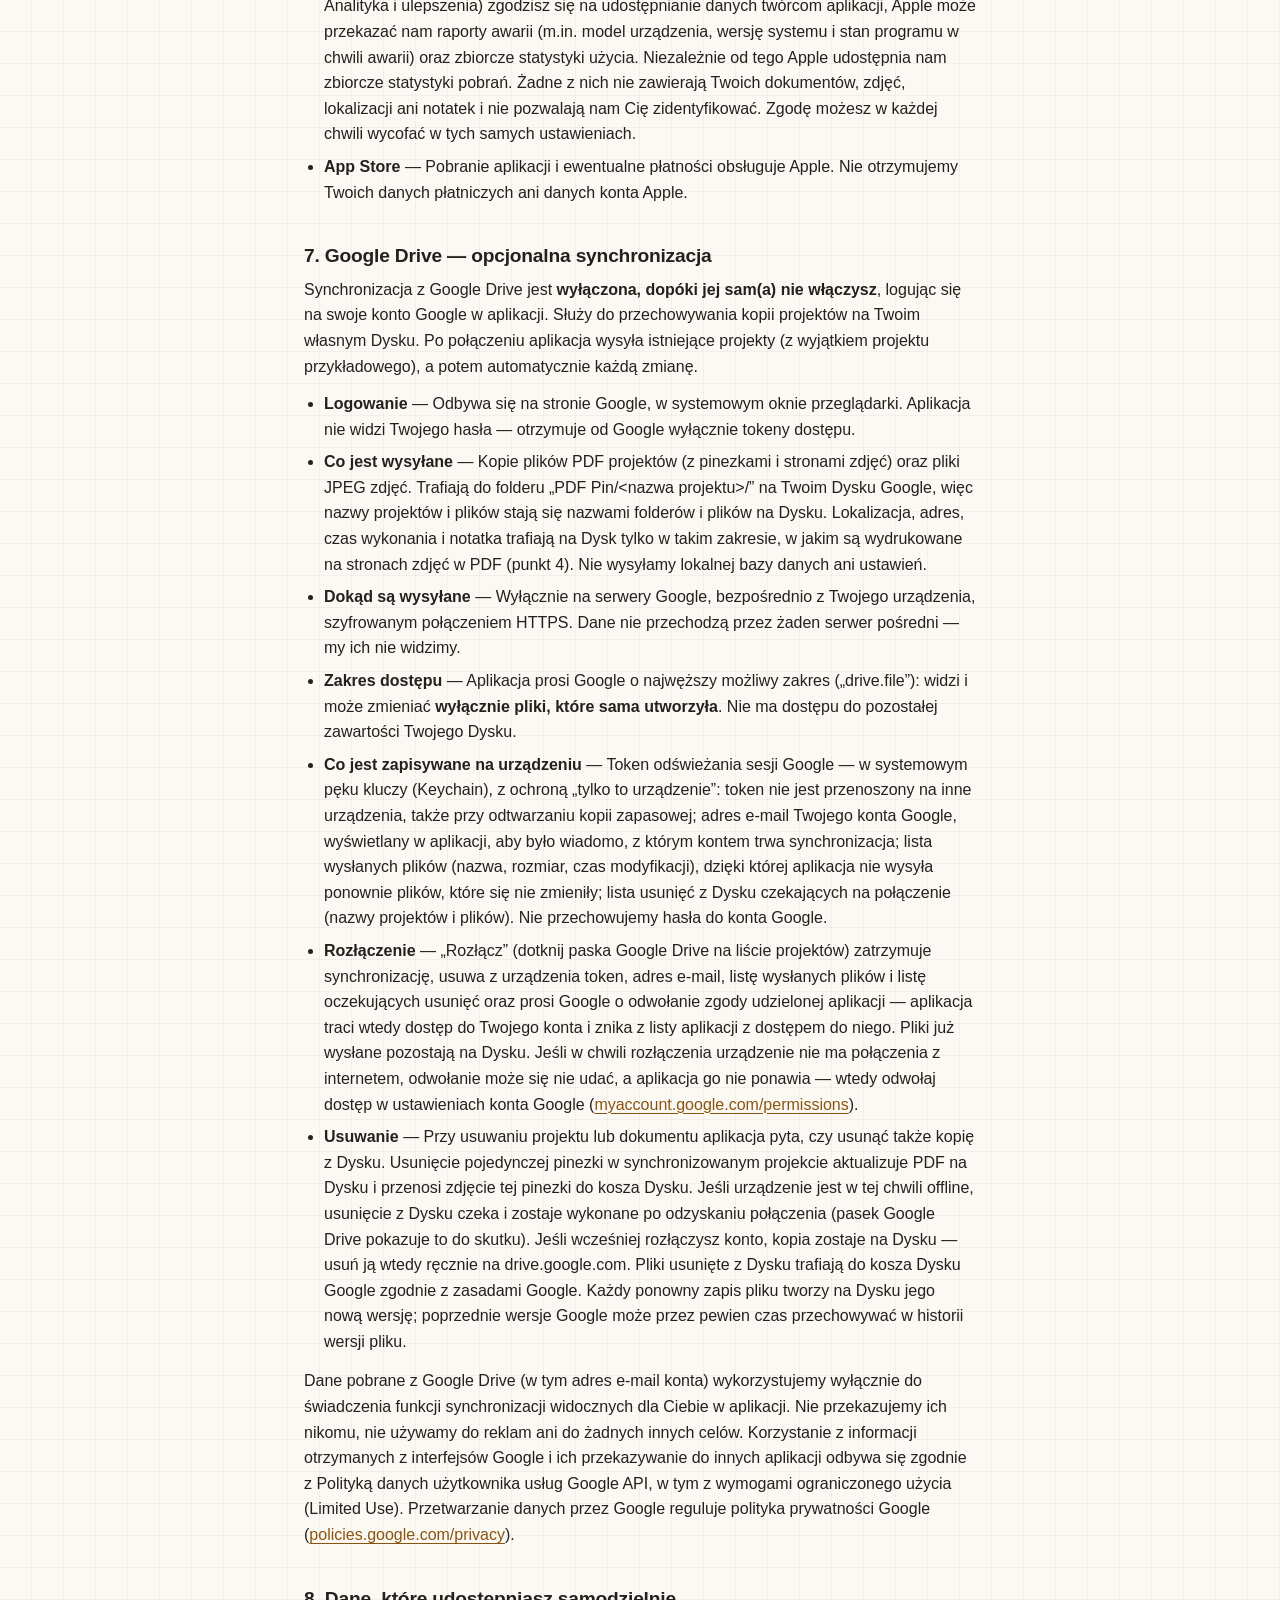
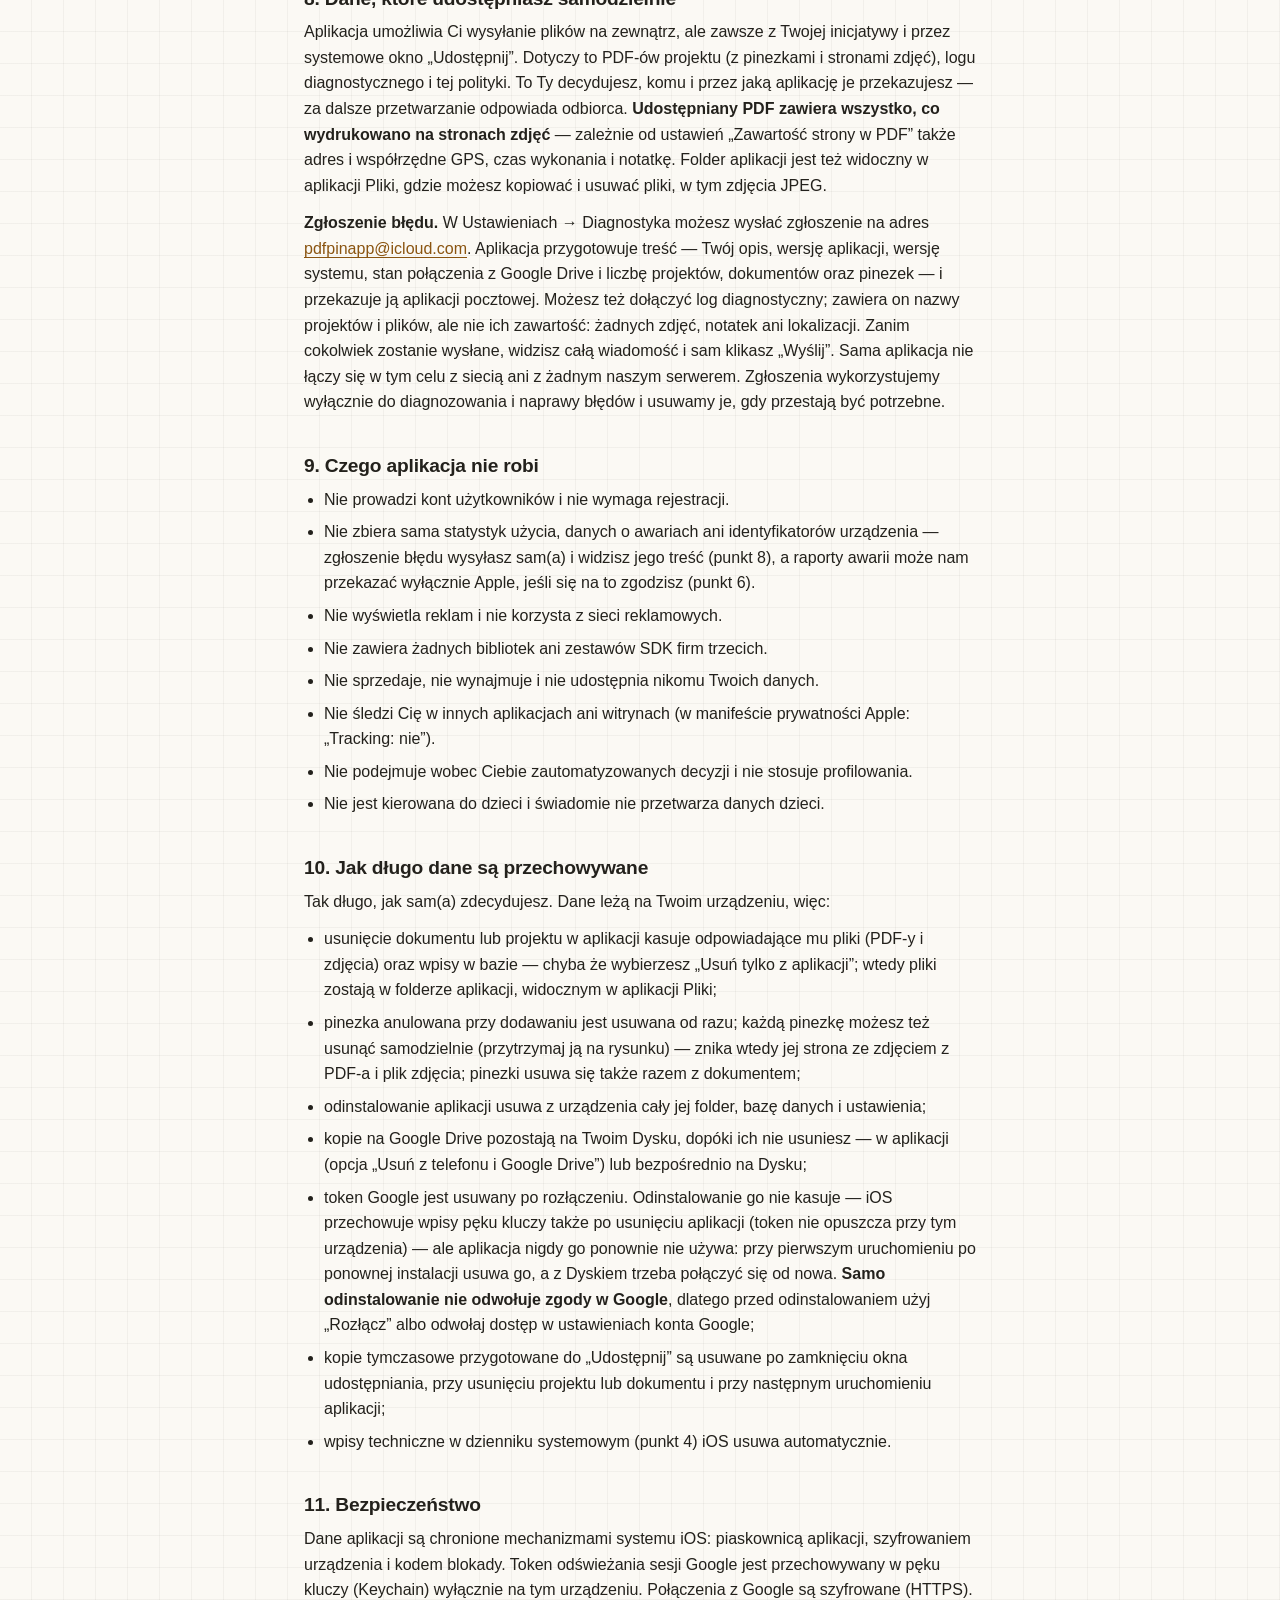
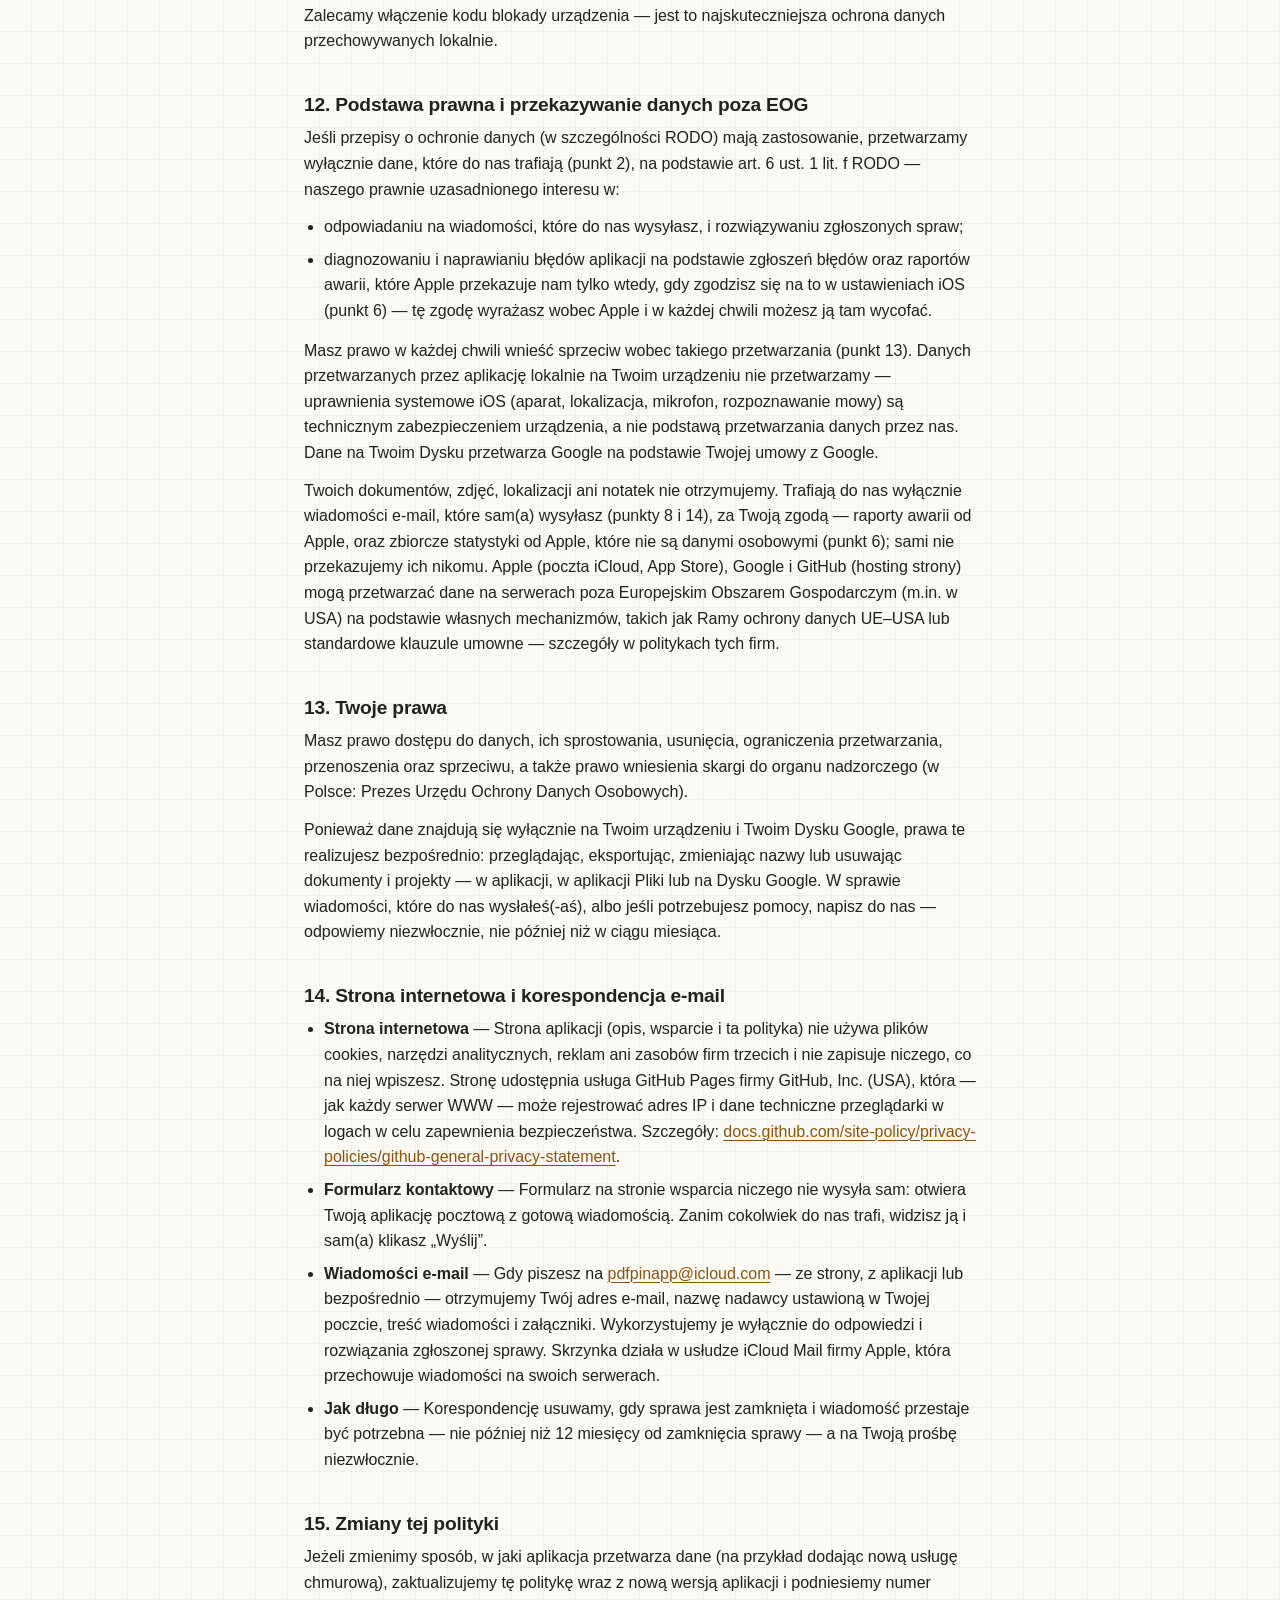
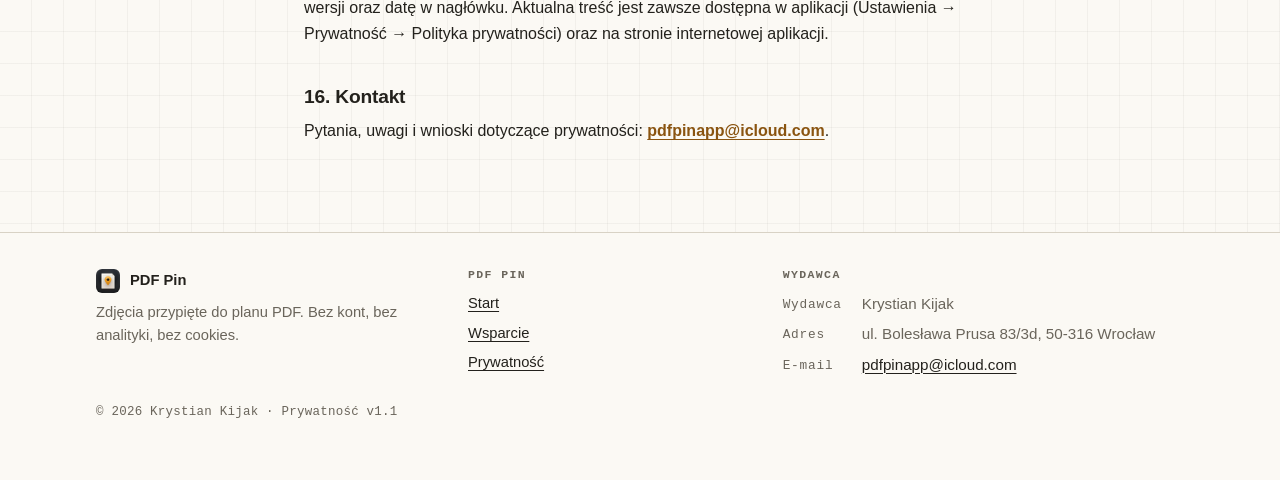
<file: docs/pl/privacy/index.html>
<!DOCTYPE html>
<html lang="pl">
<head>
<meta charset="utf-8">
<meta http-equiv="Content-Security-Policy" content="default-src 'self'; img-src 'self' data:; style-src 'self' 'unsafe-inline'; script-src 'sha256-xbhu5WsVPapVw6rVpYtHfxQ8Lv+DOSHT7AVl2XccTHs='; connect-src 'none'; object-src 'none'; base-uri 'none'; form-action mailto:">
<meta name="viewport" content="width=device-width, initial-scale=1, viewport-fit=cover">
<title>Polityka prywatności PDF Pin</title>
<meta name="description" content="Wersja 1.1 · obowiązuje od 17 listopada 2026">
<meta name="color-scheme" content="light dark">
<meta name="theme-color" content="#FBF9F4" media="(prefers-color-scheme: light)">
<meta name="theme-color" content="#0D0F11" media="(prefers-color-scheme: dark)">
<meta name="referrer" content="no-referrer">
<meta name="apple-itunes-app" content="app-id=6826150448">
<link rel="alternate" hreflang="pl" href="https://krystiankjjk.github.io/PDF-Pin/pl/privacy/">
<link rel="alternate" hreflang="en" href="https://krystiankjjk.github.io/PDF-Pin/en/privacy/">
<link rel="alternate" hreflang="x-default" href="https://krystiankjjk.github.io/PDF-Pin/">
<link rel="canonical" href="https://krystiankjjk.github.io/PDF-Pin/pl/privacy/">
<meta property="og:type" content="website">
<meta property="og:site_name" content="PDF Pin">
<meta property="og:title" content="Polityka prywatności PDF Pin">
<meta property="og:description" content="Wersja 1.1 · obowiązuje od 17 listopada 2026">
<meta property="og:url" content="https://krystiankjjk.github.io/PDF-Pin/pl/privacy/">
<meta property="og:image" content="https://krystiankjjk.github.io/PDF-Pin/assets/og-image.png">
<meta property="og:image:width" content="1200">
<meta property="og:image:height" content="630">
<meta property="og:locale" content="pl_PL">
<meta name="twitter:card" content="summary_large_image">
<link rel="icon" type="image/png" sizes="64x64" href="../../assets/icon-64.png">
<link rel="apple-touch-icon" href="../../assets/apple-touch-icon.png">
<link rel="stylesheet" href="../../assets/site.css">
<!-- GENEROWANE przez Scripts/website/build.py z site_content.py i Scripts/privacy_policy/content.py. NIE EDYTUJ RĘCZNIE. -->
</head>
<body>
<a class="skip" href="#main">Przejdź do treści</a>
<header class="site">
<div class="wrap bar">
<a class="brand" href="../../pl/"><img src="../../assets/icon-64.png" width="32" height="32" alt=""><span>PDF Pin</span></a>
<nav class="main" aria-label="Menu główne"><a href="../../pl/">Start</a><a href="../../pl/support/">Wsparcie</a><a href="../../pl/privacy/" aria-current="page">Prywatność</a></nav>
<nav class="langs" aria-label="Język"><a href="../../en/privacy/" hreflang="en" lang="en" aria-label="English" title="English">EN</a></nav>
</div>
</header>
<main id="main">
<div class="wrap narrow">
<div class="page-head">
<span class="eyebrow">PDF Pin · Prywatność</span>
<h1>Polityka prywatności PDF Pin</h1>
<p class="lead">Wersja 1.1 · obowiązuje od 17 listopada 2026</p>
<div class="policy-tools">
<button class="print" type="button" hidden>Drukuj / zapisz jako PDF</button>
<span>Ten sam tekst aplikacja pokazuje w Ustawieniach → Prywatność.</span>
</div>
</div>
<article class="policy">
<div class="toc"><h2>Spis treści</h2><ol>
<li><a href="#sec-1">W skrócie</a></li>
<li><a href="#sec-2">Kto odpowiada za Twoje dane</a></li>
<li><a href="#sec-3">Zasada: aplikacja działa tylko na Twoim urządzeniu</a></li>
<li><a href="#sec-4">Jakie dane aplikacja przetwarza i po co</a></li>
<li><a href="#sec-5">Uprawnienia systemowe</a></li>
<li><a href="#sec-6">Usługi Apple, z których korzysta aplikacja</a></li>
<li><a href="#sec-7">Google Drive — opcjonalna synchronizacja</a></li>
<li><a href="#sec-8">Dane, które udostępniasz samodzielnie</a></li>
<li><a href="#sec-9">Czego aplikacja nie robi</a></li>
<li><a href="#sec-10">Jak długo dane są przechowywane</a></li>
<li><a href="#sec-11">Bezpieczeństwo</a></li>
<li><a href="#sec-12">Podstawa prawna i przekazywanie danych poza EOG</a></li>
<li><a href="#sec-13">Twoje prawa</a></li>
<li><a href="#sec-14">Strona internetowa i korespondencja e-mail</a></li>
<li><a href="#sec-15">Zmiany tej polityki</a></li>
<li><a href="#sec-16">Kontakt</a></li>
</ol></div>
<h2 id="sec-1">1. W skrócie</h2>
<p>PDF Pin to aplikacja na iPhone’a do adnotowania planów i rysunków w formacie PDF: kładziesz pinezkę na stronie, robisz zdjęcie, a aplikacja dopisuje je jako nową stronę tego samego pliku wraz z lokalizacją, czasem i notatką.</p>
<ul><li><b>Twoje dane są przechowywane na Twoim urządzeniu.</b> Aplikacja nie ma własnych serwerów i nie wymaga konta. Nie otrzymujemy Twoich dokumentów, zdjęć, lokalizacji ani notatek.</li><li><b>Nie zbieramy statystyk ani nie śledzimy użytkowników.</b> Aplikacja nie zawiera narzędzi analitycznych, reklamowych ani żadnych bibliotek firm trzecich.</li><li><b>Twoje pliki opuszczają urządzenie tylko przez Google Drive</b> — opcjonalną synchronizację, którą sam(a) włączasz — gdy sam(a) je komuś udostępnisz oraz w standardowej kopii zapasowej iOS, jeśli masz ją włączoną (punkt 6). Synchronizacja przesyła kopie PDF-ów i zdjęć wyłącznie między aplikacją a Twoim własnym Dyskiem Google.</li><li>Do ustalania adresu z GPS i do dyktowania notatek aplikacja korzysta z usług Apple, które mogą przetwarzać współrzędne i nagranie głosu na serwerach Apple — szczegóły w punkcie 6.</li></ul>
<h2 id="sec-2">2. Kto odpowiada za Twoje dane</h2>
<p>Twórcą i wydawcą aplikacji PDF Pin jest <b>Krystian Kijak</b>, ul. Bolesława Prusa 83/3d, 50-316 Wrocław, Polska (dalej „my”). Kontakt we wszystkich sprawach dotyczących prywatności: <b><a href="mailto:pdfpinapp@icloud.com">pdfpinapp@icloud.com</a></b>.</p>
<ul><li><b>Dane, które do nas trafiają</b> — Jesteśmy administratorem wyłącznie tych danych, które faktycznie do nas docierają: wiadomości e-mail i zgłoszeń błędów, które sam(a) wysyłasz (punkty 8 i 14), oraz raportów awarii, które Apple przekazuje nam, jeśli się na to zgodzisz (punkt 6). Zbiorcze statystyki od Apple (punkt 6) nie pozwalają nas zidentyfikować i nie są danymi osobowymi.</li><li><b>Dane w aplikacji</b> — Dokumenty, zdjęcia, lokalizację, adresy i notatki aplikacja przetwarza lokalnie, na Twoim urządzeniu i pod Twoją kontrolą. Nie mamy do nich dostępu i ich nie przetwarzamy — nie możemy ich odczytać, skopiować ani usunąć.</li><li><b>Google Drive</b> — Gdy włączysz synchronizację, kopie plików trafiają na Twoje własne konto Google. Za przetwarzanie danych w ramach usługi Google Drive odpowiada Google (punkt 7).</li><li><b>Użycie zawodowe</b> — Jeśli używasz aplikacji w pracy (np. przy odbiorach i inspekcjach), to Ty albo Twój pracodawca odpowiadacie za dane innych osób, które mogą znaleźć się na zdjęciach, w adresach i w notatkach.</li></ul>
<h2 id="sec-3">3. Zasada: aplikacja działa tylko na Twoim urządzeniu</h2>
<p>Wszystko, co tworzysz w PDF Pin, jest zapisywane w prywatnym folderze aplikacji na urządzeniu (katalog „PDF Pin” widoczny w aplikacji Pliki) oraz w lokalnej bazie danych aplikacji. Aplikacja nie łączy się z żadnym serwerem należącym do nas, ponieważ takiego serwera nie ma.</p>
<p>Połączenia sieciowe nawiązywane są wyłącznie w trzech sytuacjach: (1) gdy włączysz synchronizację z Google Drive — z serwerami Google (logowanie, wysyłanie, zmiana nazw i usuwanie plików); (2) gdy aplikacja zamienia współrzędne GPS na adres — z usługą geokodowania Apple; (3) gdy dyktujesz notatkę — z usługą rozpoznawania mowy Apple, jeśli system nie obsłuży jej lokalnie. Żadne z tych połączeń nie przekazuje danych nam.</p>
<h2 id="sec-4">4. Jakie dane aplikacja przetwarza i po co</h2>
<p>Poniżej wymieniamy każdy rodzaj danych, z jakimi aplikacja pracuje. Wszystkie są przetwarzane lokalnie i wyłącznie po to, aby aplikacja mogła spełniać swoją funkcję. Które z nich trafiają na stronę zdjęcia w PDF, decydujesz w ustawieniach „Zawartość strony w PDF” (globalnie albo dla jednego projektu); niezależnie od tych ustawień dane są zapisywane w aplikacji i widoczne w widoku pinezki.</p>
<ul><li><b>Dokumenty PDF</b> — Pliki, które importujesz (z aplikacji Pliki, przez „Udostępnij” lub „Otwórz w”). Aplikacja tworzy kopię pliku w folderze projektu i pracuje na tej kopii — oryginał pozostaje nietknięty. Do kopii dopisywane są pinezki (adnotacje) oraz strony ze zdjęciami. Projekt przykładowy („Zobacz przykład”) jest generowany w aplikacji i nie zawiera Twoich danych.</li><li><b>Zdjęcia</b> — Zdjęcia wykonane aparatem w aplikacji lub wybrane z biblioteki. Każde zdjęcie jest zapisywane jako plik JPEG w podfolderze „photos” projektu (w pełnej rozdzielczości) oraz wstawiane jako nowa strona PDF (w rozdzielczości zmniejszonej do maks. 1920 px). Przy zapisie zdjęcie jest ponownie kodowane, więc <b>zapisany plik nie zawiera oryginalnych metadanych aparatu (EXIF)</b>. Ze zdjęcia wybranego z biblioteki aplikacja <b>odczytuje datę i miejsce wykonania</b> zapisane w jego metadanych (jeśli są) i używa ich jako czasu wykonania i lokalizacji pinezki — zamiast bieżącego czasu i bieżącej pozycji telefonu. Pozostałych metadanych nie odczytuje ani nie zapisuje. Do listy pinezek przechowywana jest też mała miniatura.</li><li><b>Lokalizacja (GPS)</b> — Szerokość i długość geograficzna, wysokość oraz dokładność pomiaru: dla zdjęcia z aparatu — pozycja telefonu z chwili wykonania zdjęcia; dla zdjęcia z biblioteki — wyłącznie miejsce zapisane w metadanych zdjęcia (bez nich pinezka nie ma lokalizacji, a adres możesz wpisać ręcznie). Zapisywane w bazie aplikacji przy danej pinezce; jeśli włączona jest opcja „Lokalizacja”, współrzędne wraz z dokładnością są także drukowane na stronie zdjęcia w PDF. Aplikacja odczytuje pozycję telefonu tylko wtedy, gdy udzielisz uprawnienia do lokalizacji, i tylko gdy jest otwarta: po wykonaniu zdjęcia oraz podczas przeglądania dokumentu — w tym drugim przypadku wyłącznie po to, by pokazać w nagłówku dokładność sygnału GPS (odświeżaną co minutę); ta pozycja nie jest nigdzie zapisywana.</li><li><b>Adres</b> — Przybliżony adres (miejscowość, ulica, numer) ustalony ze współrzędnych GPS przy pomocy usługi geokodowania Apple (patrz punkt 6). Przed zapisem możesz go poprawić albo wpisać ręcznie. Zapisywany razem z lokalizacją; przy włączonej opcji „Lokalizacja” drukowany na stronie zdjęcia.</li><li><b>Notatki i nazwy</b> — Tekst, który wpisujesz lub dyktujesz przy pinezce, oraz nazwy projektów i dokumentów. Notatka jest drukowana na stronie zdjęcia w PDF, jeśli włączona jest opcja „Notatka”. Nazwy projektów i dokumentów są jednocześnie nazwami folderów i plików na urządzeniu (oraz na Dysku Google, gdy synchronizacja jest włączona).</li><li><b>Daty i numery</b> — Data utworzenia pinezki, data wykonania zdjęcia (dla zdjęcia z biblioteki bez daty w metadanych — data dodania, oznaczona jako „Dodano”), numer pinezki i jej położenie na stronie. Potrzebne do nawigacji między pinezką a stroną zdjęcia. Czas jest drukowany na stronie zdjęcia, jeśli włączona jest opcja „Czas wykonania”.</li><li><b>Ustawienia</b> — Kolor motywu, język, zawartość strony PDF (globalne i dla poszczególnych projektów), opcja „Wysyłaj tylko przez Wi-Fi”, informacja o ukończeniu samouczka. Przechowywane lokalnie.</li><li><b>Log diagnostyczny</b> — Jak większość aplikacji iOS, PDF Pin zapisuje w systemowym dzienniku urządzenia krótkie wpisy techniczne: kody błędów, liczniki, czasy operacji oraz nazwy projektów i plików, których dotyczą. System przechowuje je na urządzeniu i sam usuwa po pewnym czasie. Plik logu powstaje <b>wyłącznie na Twoje żądanie</b> („Ustawienia → Diagnostyka → Udostępnij log diagnostyczny” albo jako załącznik zgłoszenia błędu), obejmuje tylko bieżące uruchomienie aplikacji i trafia tam, gdzie sam(a) go wyślesz; jego kopia tymczasowa jest usuwana z urządzenia po wyjściu z ustawień, a najpóźniej przy następnym uruchomieniu aplikacji. Nigdy nie zawiera treści dokumentów, zdjęć, notatek, współrzędnych GPS, adresu e-mail ani tokenów dostępu.</li></ul>
<h2 id="sec-5">5. Uprawnienia systemowe</h2>
<p>Aplikacja prosi o uprawnienia dopiero w chwili, gdy są potrzebne. Każde możesz odrzucić — aplikacja będzie działać dalej, tylko bez danej funkcji. Uprawnienia zmienisz w każdej chwili w Ustawieniach systemu iOS.</p>
<ul><li><b>Aparat</b> — Robienie zdjęć przypinanych do miejsc w PDF. Bez zgody możesz wybrać zdjęcie z biblioteki.</li><li><b>Lokalizacja (podczas używania)</b> — Zapis współrzędnych GPS i adresu przy zdjęciu oraz wskaźnik dokładności GPS w podglądzie dokumentu — dlatego system pyta o zgodę przy pierwszym otwarciu dokumentu. Bez zgody pinezki zapisują się bez lokalizacji (zdjęcia z biblioteki zachowują miejsce zapisane w metadanych). Przy wyłączonej „Dokładnej lokalizacji” aplikacja oznacza pozycję jako przybliżoną. Aplikacja nie korzysta z lokalizacji w tle.</li><li><b>Mikrofon</b> — Dyktowanie notatek. Bez zgody notatki wpisujesz z klawiatury.</li><li><b>Rozpoznawanie mowy</b> — Zamiana dyktowanej notatki na tekst. Bez zgody dyktowanie jest niedostępne.</li><li><b>Zdjęcia (biblioteka)</b> — Wybór zdjęcia z biblioteki odbywa się przez systemowy selektor Apple, który udostępnia aplikacji wyłącznie wybrane przez Ciebie zdjęcia — aplikacja nie ma dostępu do całej biblioteki i nie prosi o takie uprawnienie. Wraz ze zdjęciem selektor przekazuje jego metadane, w tym miejsce wykonania; w opcjach selektora możesz wyłączyć dołączanie lokalizacji.</li></ul>
<h2 id="sec-6">6. Usługi Apple, z których korzysta aplikacja</h2>
<p>Niektóre funkcje realizuje system iOS po stronie Apple. W tych przypadkach dane przetwarza Apple na zasadach opisanych w polityce prywatności Apple (<a href="https://apple.com/legal/privacy">apple.com/legal/privacy</a>). Poza raportami opisanymi niżej nie otrzymujemy z tych usług żadnych danych.</p>
<ul><li><b>Geokodowanie (adres z GPS)</b> — Aby wyświetlić adres przy zdjęciu, aplikacja przekazuje współrzędne GPS do usługi geokodowania Apple (CoreLocation). Dzieje się to tylko przy wykonaniu zdjęcia z włączoną lokalizacją albo przy wybraniu z biblioteki zdjęcia, które ma zapisane miejsce wykonania.</li><li><b>Rozpoznawanie mowy</b> — Dyktowana notatka jest przetwarzana przez usługę rozpoznawania mowy Apple. W zależności od urządzenia i języka nagranie może zostać przesłane na serwery Apple w celu zamiany na tekst. Aplikacja nie przechowuje nagrań — zapisuje wyłącznie rozpoznany tekst.</li><li><b>Kopia zapasowa iCloud / komputera</b> — Dane aplikacji — folder z plikami, baza danych z metadanymi pinezek (w tym lokalizacją, adresami i notatkami) oraz ustawienia, w tym adres e-mail konta Google i lista wysłanych plików — podlegają standardowej kopii zapasowej iOS, jeśli masz ją włączoną. To ustawienie systemowe, niezależne od aplikacji. Tokenu Google (punkt 7) nie da się odtworzyć z kopii na innym urządzeniu.</li><li><b>Raporty awarii i statystyki</b> — Jeśli w Ustawieniach iOS (Prywatność i ochrona → Analityka i ulepszenia) zgodzisz się na udostępnianie danych twórcom aplikacji, Apple może przekazać nam raporty awarii (m.in. model urządzenia, wersję systemu i stan programu w chwili awarii) oraz zbiorcze statystyki użycia. Niezależnie od tego Apple udostępnia nam zbiorcze statystyki pobrań. Żadne z nich nie zawierają Twoich dokumentów, zdjęć, lokalizacji ani notatek i nie pozwalają nam Cię zidentyfikować. Zgodę możesz w każdej chwili wycofać w tych samych ustawieniach.</li><li><b>App Store</b> — Pobranie aplikacji i ewentualne płatności obsługuje Apple. Nie otrzymujemy Twoich danych płatniczych ani danych konta Apple.</li></ul>
<h2 id="sec-7">7. Google Drive — opcjonalna synchronizacja</h2>
<p>Synchronizacja z Google Drive jest <b>wyłączona, dopóki jej sam(a) nie włączysz</b>, logując się na swoje konto Google w aplikacji. Służy do przechowywania kopii projektów na Twoim własnym Dysku. Po połączeniu aplikacja wysyła istniejące projekty (z wyjątkiem projektu przykładowego), a potem automatycznie każdą zmianę.</p>
<ul><li><b>Logowanie</b> — Odbywa się na stronie Google, w systemowym oknie przeglądarki. Aplikacja nie widzi Twojego hasła — otrzymuje od Google wyłącznie tokeny dostępu.</li><li><b>Co jest wysyłane</b> — Kopie plików PDF projektów (z pinezkami i stronami zdjęć) oraz pliki JPEG zdjęć. Trafiają do folderu „PDF Pin/&lt;nazwa projektu&gt;/” na Twoim Dysku Google, więc nazwy projektów i plików stają się nazwami folderów i plików na Dysku. Lokalizacja, adres, czas wykonania i notatka trafiają na Dysk tylko w takim zakresie, w jakim są wydrukowane na stronach zdjęć w PDF (punkt 4). Nie wysyłamy lokalnej bazy danych ani ustawień.</li><li><b>Dokąd są wysyłane</b> — Wyłącznie na serwery Google, bezpośrednio z Twojego urządzenia, szyfrowanym połączeniem HTTPS. Dane nie przechodzą przez żaden serwer pośredni — my ich nie widzimy.</li><li><b>Zakres dostępu</b> — Aplikacja prosi Google o najwęższy możliwy zakres („drive.file”): widzi i może zmieniać <b>wyłącznie pliki, które sama utworzyła</b>. Nie ma dostępu do pozostałej zawartości Twojego Dysku.</li><li><b>Co jest zapisywane na urządzeniu</b> — Token odświeżania sesji Google — w systemowym pęku kluczy (Keychain), z ochroną „tylko to urządzenie”: token nie jest przenoszony na inne urządzenia, także przy odtwarzaniu kopii zapasowej; adres e-mail Twojego konta Google, wyświetlany w aplikacji, aby było wiadomo, z którym kontem trwa synchronizacja; lista wysłanych plików (nazwa, rozmiar, czas modyfikacji), dzięki której aplikacja nie wysyła ponownie plików, które się nie zmieniły; lista usunięć z Dysku czekających na połączenie (nazwy projektów i plików). Nie przechowujemy hasła do konta Google.</li><li><b>Rozłączenie</b> — „Rozłącz” (dotknij paska Google Drive na liście projektów) zatrzymuje synchronizację, usuwa z urządzenia token, adres e-mail, listę wysłanych plików i listę oczekujących usunięć oraz prosi Google o odwołanie zgody udzielonej aplikacji — aplikacja traci wtedy dostęp do Twojego konta i znika z listy aplikacji z dostępem do niego. Pliki już wysłane pozostają na Dysku. Jeśli w chwili rozłączenia urządzenie nie ma połączenia z internetem, odwołanie może się nie udać, a aplikacja go nie ponawia — wtedy odwołaj dostęp w ustawieniach konta Google (<a href="https://myaccount.google.com/permissions">myaccount.google.com/permissions</a>).</li><li><b>Usuwanie</b> — Przy usuwaniu projektu lub dokumentu aplikacja pyta, czy usunąć także kopię z Dysku. Usunięcie pojedynczej pinezki w synchronizowanym projekcie aktualizuje PDF na Dysku i przenosi zdjęcie tej pinezki do kosza Dysku. Jeśli urządzenie jest w tej chwili offline, usunięcie z Dysku czeka i zostaje wykonane po odzyskaniu połączenia (pasek Google Drive pokazuje to do skutku). Jeśli wcześniej rozłączysz konto, kopia zostaje na Dysku — usuń ją wtedy ręcznie na drive.google.com. Pliki usunięte z Dysku trafiają do kosza Dysku Google zgodnie z zasadami Google. Każdy ponowny zapis pliku tworzy na Dysku jego nową wersję; poprzednie wersje Google może przez pewien czas przechowywać w historii wersji pliku.</li></ul>
<p>Dane pobrane z Google Drive (w tym adres e-mail konta) wykorzystujemy wyłącznie do świadczenia funkcji synchronizacji widocznych dla Ciebie w aplikacji. Nie przekazujemy ich nikomu, nie używamy do reklam ani do żadnych innych celów. Korzystanie z informacji otrzymanych z interfejsów Google i ich przekazywanie do innych aplikacji odbywa się zgodnie z Polityką danych użytkownika usług Google API, w tym z wymogami ograniczonego użycia (Limited Use). Przetwarzanie danych przez Google reguluje polityka prywatności Google (<a href="https://policies.google.com/privacy">policies.google.com/privacy</a>).</p>
<h2 id="sec-8">8. Dane, które udostępniasz samodzielnie</h2>
<p>Aplikacja umożliwia Ci wysyłanie plików na zewnątrz, ale zawsze z Twojej inicjatywy i przez systemowe okno „Udostępnij”. Dotyczy to PDF-ów projektu (z pinezkami i stronami zdjęć), logu diagnostycznego i tej polityki. To Ty decydujesz, komu i przez jaką aplikację je przekazujesz — za dalsze przetwarzanie odpowiada odbiorca. <b>Udostępniany PDF zawiera wszystko, co wydrukowano na stronach zdjęć</b> — zależnie od ustawień „Zawartość strony w PDF” także adres i współrzędne GPS, czas wykonania i notatkę. Folder aplikacji jest też widoczny w aplikacji Pliki, gdzie możesz kopiować i usuwać pliki, w tym zdjęcia JPEG.</p>
<p><b>Zgłoszenie błędu.</b> W Ustawieniach → Diagnostyka możesz wysłać zgłoszenie na adres <a href="mailto:pdfpinapp@icloud.com">pdfpinapp@icloud.com</a>. Aplikacja przygotowuje treść — Twój opis, wersję aplikacji, wersję systemu, stan połączenia z Google Drive i liczbę projektów, dokumentów oraz pinezek — i przekazuje ją aplikacji pocztowej. Możesz też dołączyć log diagnostyczny; zawiera on nazwy projektów i plików, ale nie ich zawartość: żadnych zdjęć, notatek ani lokalizacji. Zanim cokolwiek zostanie wysłane, widzisz całą wiadomość i sam klikasz „Wyślij”. Sama aplikacja nie łączy się w tym celu z siecią ani z żadnym naszym serwerem. Zgłoszenia wykorzystujemy wyłącznie do diagnozowania i naprawy błędów i usuwamy je, gdy przestają być potrzebne.</p>
<h2 id="sec-9">9. Czego aplikacja nie robi</h2>
<ul><li>Nie prowadzi kont użytkowników i nie wymaga rejestracji.</li><li>Nie zbiera sama statystyk użycia, danych o awariach ani identyfikatorów urządzenia — zgłoszenie błędu wysyłasz sam(a) i widzisz jego treść (punkt 8), a raporty awarii może nam przekazać wyłącznie Apple, jeśli się na to zgodzisz (punkt 6).</li><li>Nie wyświetla reklam i nie korzysta z sieci reklamowych.</li><li>Nie zawiera żadnych bibliotek ani zestawów SDK firm trzecich.</li><li>Nie sprzedaje, nie wynajmuje i nie udostępnia nikomu Twoich danych.</li><li>Nie śledzi Cię w innych aplikacjach ani witrynach (w manifeście prywatności Apple: „Tracking: nie”).</li><li>Nie podejmuje wobec Ciebie zautomatyzowanych decyzji i nie stosuje profilowania.</li><li>Nie jest kierowana do dzieci i świadomie nie przetwarza danych dzieci.</li></ul>
<h2 id="sec-10">10. Jak długo dane są przechowywane</h2>
<p>Tak długo, jak sam(a) zdecydujesz. Dane leżą na Twoim urządzeniu, więc:</p>
<ul><li>usunięcie dokumentu lub projektu w aplikacji kasuje odpowiadające mu pliki (PDF-y i zdjęcia) oraz wpisy w bazie — chyba że wybierzesz „Usuń tylko z aplikacji”; wtedy pliki zostają w folderze aplikacji, widocznym w aplikacji Pliki;</li><li>pinezka anulowana przy dodawaniu jest usuwana od razu; każdą pinezkę możesz też usunąć samodzielnie (przytrzymaj ją na rysunku) — znika wtedy jej strona ze zdjęciem z PDF-a i plik zdjęcia; pinezki usuwa się także razem z dokumentem;</li><li>odinstalowanie aplikacji usuwa z urządzenia cały jej folder, bazę danych i ustawienia;</li><li>kopie na Google Drive pozostają na Twoim Dysku, dopóki ich nie usuniesz — w aplikacji (opcja „Usuń z telefonu i Google Drive”) lub bezpośrednio na Dysku;</li><li>token Google jest usuwany po rozłączeniu. Odinstalowanie go nie kasuje — iOS przechowuje wpisy pęku kluczy także po usunięciu aplikacji (token nie opuszcza przy tym urządzenia) — ale aplikacja nigdy go ponownie nie używa: przy pierwszym uruchomieniu po ponownej instalacji usuwa go, a z Dyskiem trzeba połączyć się od nowa. <b>Samo odinstalowanie nie odwołuje zgody w Google</b>, dlatego przed odinstalowaniem użyj „Rozłącz” albo odwołaj dostęp w ustawieniach konta Google;</li><li>kopie tymczasowe przygotowane do „Udostępnij” są usuwane po zamknięciu okna udostępniania, przy usunięciu projektu lub dokumentu i przy następnym uruchomieniu aplikacji;</li><li>wpisy techniczne w dzienniku systemowym (punkt 4) iOS usuwa automatycznie.</li></ul>
<h2 id="sec-11">11. Bezpieczeństwo</h2>
<p>Dane aplikacji są chronione mechanizmami systemu iOS: piaskownicą aplikacji, szyfrowaniem urządzenia i kodem blokady. Token odświeżania sesji Google jest przechowywany w pęku kluczy (Keychain) wyłącznie na tym urządzeniu. Połączenia z Google są szyfrowane (HTTPS). Zalecamy włączenie kodu blokady urządzenia — jest to najskuteczniejsza ochrona danych przechowywanych lokalnie.</p>
<h2 id="sec-12">12. Podstawa prawna i przekazywanie danych poza EOG</h2>
<p>Jeśli przepisy o ochronie danych (w szczególności RODO) mają zastosowanie, przetwarzamy wyłącznie dane, które do nas trafiają (punkt 2), na podstawie art. 6 ust. 1 lit. f RODO — naszego prawnie uzasadnionego interesu w:</p>
<ul><li>odpowiadaniu na wiadomości, które do nas wysyłasz, i rozwiązywaniu zgłoszonych spraw;</li><li>diagnozowaniu i naprawianiu błędów aplikacji na podstawie zgłoszeń błędów oraz raportów awarii, które Apple przekazuje nam tylko wtedy, gdy zgodzisz się na to w ustawieniach iOS (punkt 6) — tę zgodę wyrażasz wobec Apple i w każdej chwili możesz ją tam wycofać.</li></ul>
<p>Masz prawo w każdej chwili wnieść sprzeciw wobec takiego przetwarzania (punkt 13). Danych przetwarzanych przez aplikację lokalnie na Twoim urządzeniu nie przetwarzamy — uprawnienia systemowe iOS (aparat, lokalizacja, mikrofon, rozpoznawanie mowy) są technicznym zabezpieczeniem urządzenia, a nie podstawą przetwarzania danych przez nas. Dane na Twoim Dysku przetwarza Google na podstawie Twojej umowy z Google.</p>
<p>Twoich dokumentów, zdjęć, lokalizacji ani notatek nie otrzymujemy. Trafiają do nas wyłącznie wiadomości e-mail, które sam(a) wysyłasz (punkty 8 i 14), za Twoją zgodą — raporty awarii od Apple, oraz zbiorcze statystyki od Apple, które nie są danymi osobowymi (punkt 6); sami nie przekazujemy ich nikomu. Apple (poczta iCloud, App Store), Google i GitHub (hosting strony) mogą przetwarzać dane na serwerach poza Europejskim Obszarem Gospodarczym (m.in. w USA) na podstawie własnych mechanizmów, takich jak Ramy ochrony danych UE–USA lub standardowe klauzule umowne — szczegóły w politykach tych firm.</p>
<h2 id="sec-13">13. Twoje prawa</h2>
<p>Masz prawo dostępu do danych, ich sprostowania, usunięcia, ograniczenia przetwarzania, przenoszenia oraz sprzeciwu, a także prawo wniesienia skargi do organu nadzorczego (w Polsce: Prezes Urzędu Ochrony Danych Osobowych).</p>
<p>Ponieważ dane znajdują się wyłącznie na Twoim urządzeniu i Twoim Dysku Google, prawa te realizujesz bezpośrednio: przeglądając, eksportując, zmieniając nazwy lub usuwając dokumenty i projekty — w aplikacji, w aplikacji Pliki lub na Dysku Google. W sprawie wiadomości, które do nas wysłałeś(-aś), albo jeśli potrzebujesz pomocy, napisz do nas — odpowiemy niezwłocznie, nie później niż w ciągu miesiąca.</p>
<h2 id="sec-14">14. Strona internetowa i korespondencja e-mail</h2>
<ul><li><b>Strona internetowa</b> — Strona aplikacji (opis, wsparcie i ta polityka) nie używa plików cookies, narzędzi analitycznych, reklam ani zasobów firm trzecich i nie zapisuje niczego, co na niej wpiszesz. Stronę udostępnia usługa GitHub Pages firmy GitHub, Inc. (USA), która — jak każdy serwer WWW — może rejestrować adres IP i dane techniczne przeglądarki w logach w celu zapewnienia bezpieczeństwa. Szczegóły: <a href="https://docs.github.com/site-policy/privacy-policies/github-general-privacy-statement">docs.github.com/site-policy/privacy-policies/github-general-privacy-statement</a>.</li><li><b>Formularz kontaktowy</b> — Formularz na stronie wsparcia niczego nie wysyła sam: otwiera Twoją aplikację pocztową z gotową wiadomością. Zanim cokolwiek do nas trafi, widzisz ją i sam(a) klikasz „Wyślij”.</li><li><b>Wiadomości e-mail</b> — Gdy piszesz na <a href="mailto:pdfpinapp@icloud.com">pdfpinapp@icloud.com</a> — ze strony, z aplikacji lub bezpośrednio — otrzymujemy Twój adres e-mail, nazwę nadawcy ustawioną w Twojej poczcie, treść wiadomości i załączniki. Wykorzystujemy je wyłącznie do odpowiedzi i rozwiązania zgłoszonej sprawy. Skrzynka działa w usłudze iCloud Mail firmy Apple, która przechowuje wiadomości na swoich serwerach.</li><li><b>Jak długo</b> — Korespondencję usuwamy, gdy sprawa jest zamknięta i wiadomość przestaje być potrzebna — nie później niż 12 miesięcy od zamknięcia sprawy — a na Twoją prośbę niezwłocznie.</li></ul>
<h2 id="sec-15">15. Zmiany tej polityki</h2>
<p>Jeżeli zmienimy sposób, w jaki aplikacja przetwarza dane (na przykład dodając nową usługę chmurową), zaktualizujemy tę politykę wraz z nową wersją aplikacji i podniesiemy numer wersji oraz datę w nagłówku. Aktualna treść jest zawsze dostępna w aplikacji (Ustawienia → Prywatność → Polityka prywatności) oraz na stronie internetowej aplikacji.</p>
<h2 id="sec-16">16. Kontakt</h2>
<p>Pytania, uwagi i wnioski dotyczące prywatności: <b><a href="mailto:pdfpinapp@icloud.com">pdfpinapp@icloud.com</a></b>.</p>
</article>
</div>
</main>
<script>
  // Jedyny skrypt podstron: przycisk drukowania. Bez JS przycisk jest ukryty,
  // a drukowanie z menu przeglądarki działa tak samo (@media print).
  (function () {
    var b = document.querySelector(".print");
    b.hidden = false;
    b.addEventListener("click", function () { window.print(); });
  })();
</script>
<footer class="site">
<div class="wrap">
<div class="cols">
<div>
<div class="footer-brand"><img src="../../assets/icon-64.png" width="24" height="24" alt="">PDF Pin</div>
<p style="margin:0">Zdjęcia przypięte do planu PDF. Bez kont, bez analityki, bez cookies.</p>
</div>
<nav aria-label="Menu w stopce"><h2>PDF Pin</h2><ul><li><a href="../../pl/">Start</a></li><li><a href="../../pl/support/">Wsparcie</a></li><li><a href="../../pl/privacy/">Prywatność</a></li></ul></nav>
<div><h2>Wydawca</h2><dl class="imprint"><dt>Wydawca</dt><dd>Krystian Kijak</dd><dt>Adres</dt><dd>ul. Bolesława Prusa 83/3d, 50-316 Wrocław</dd><dt>E-mail</dt><dd><a href="mailto:pdfpinapp@icloud.com">pdfpinapp@icloud.com</a></dd></dl></div>
</div>
<p class="fine">© 2026 Krystian Kijak · Prywatność v1.1</p>
</div>
</footer>
</body>
</html>
</file>
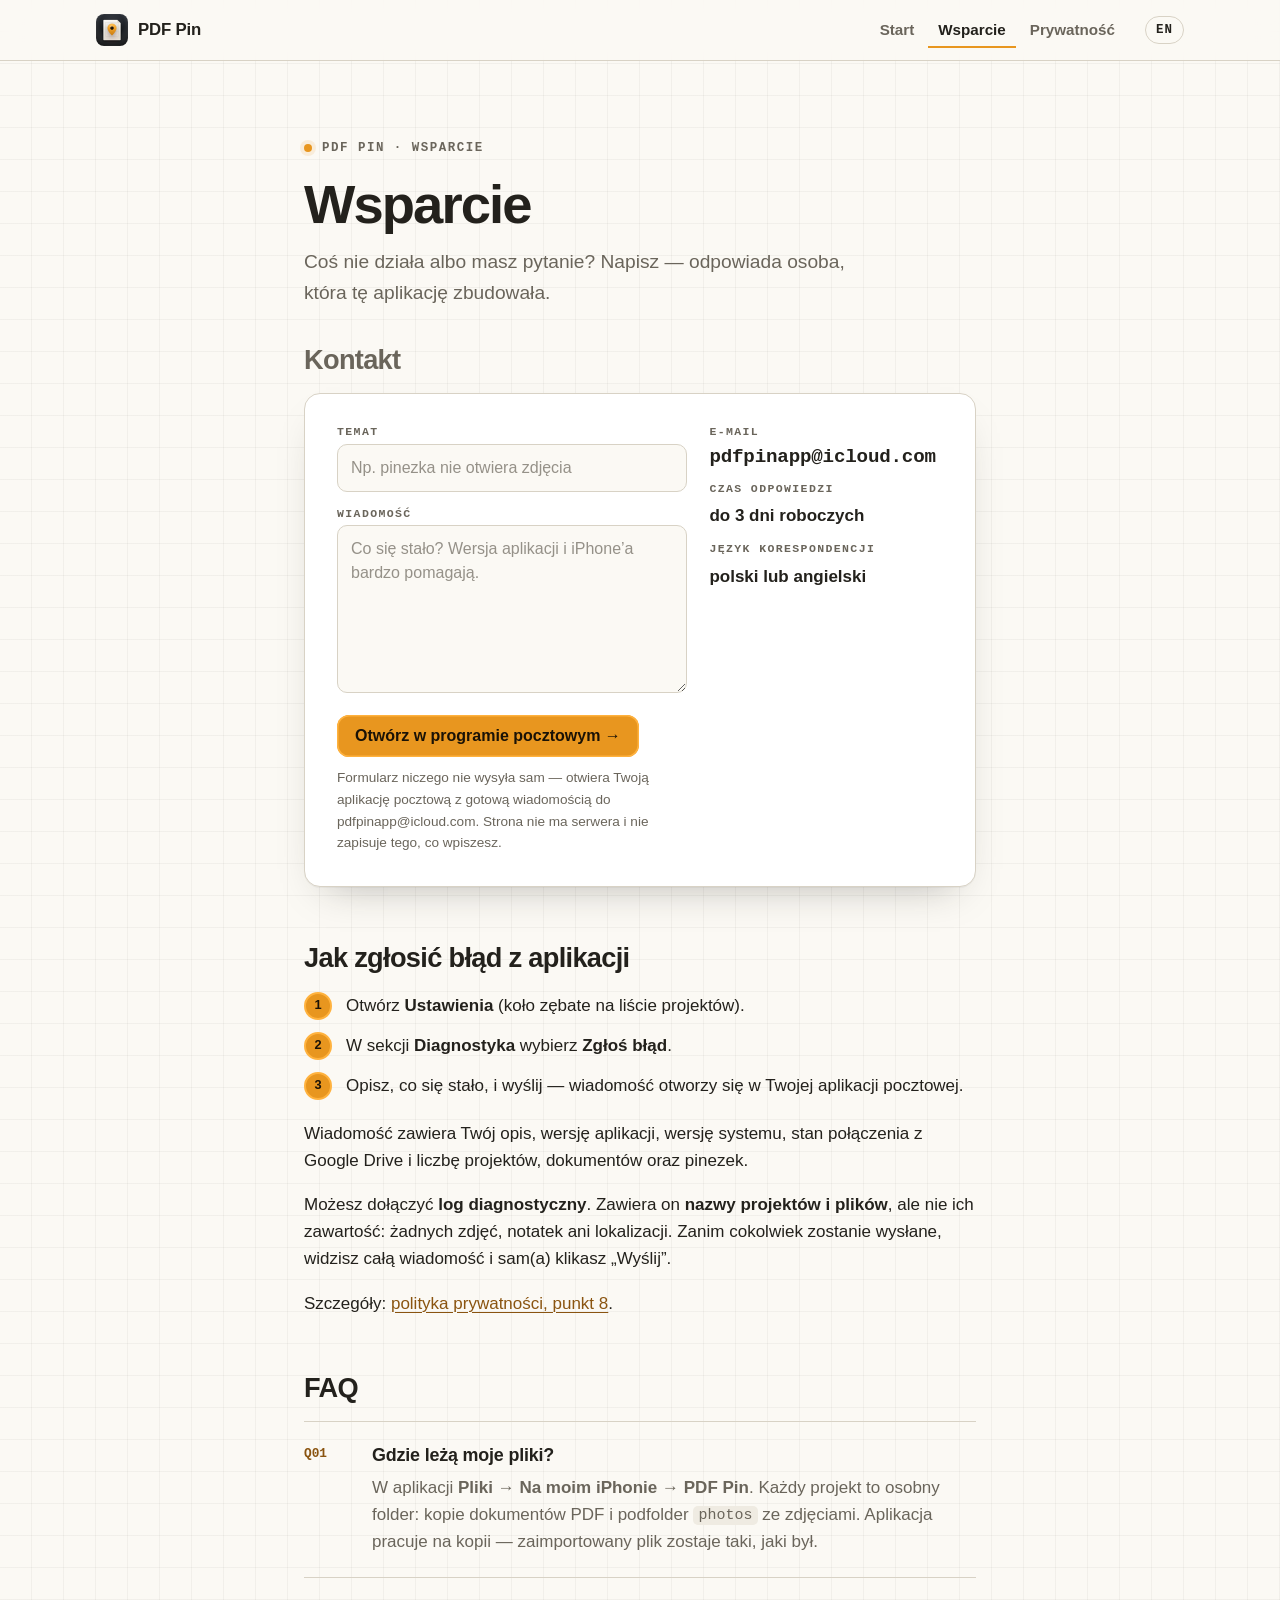
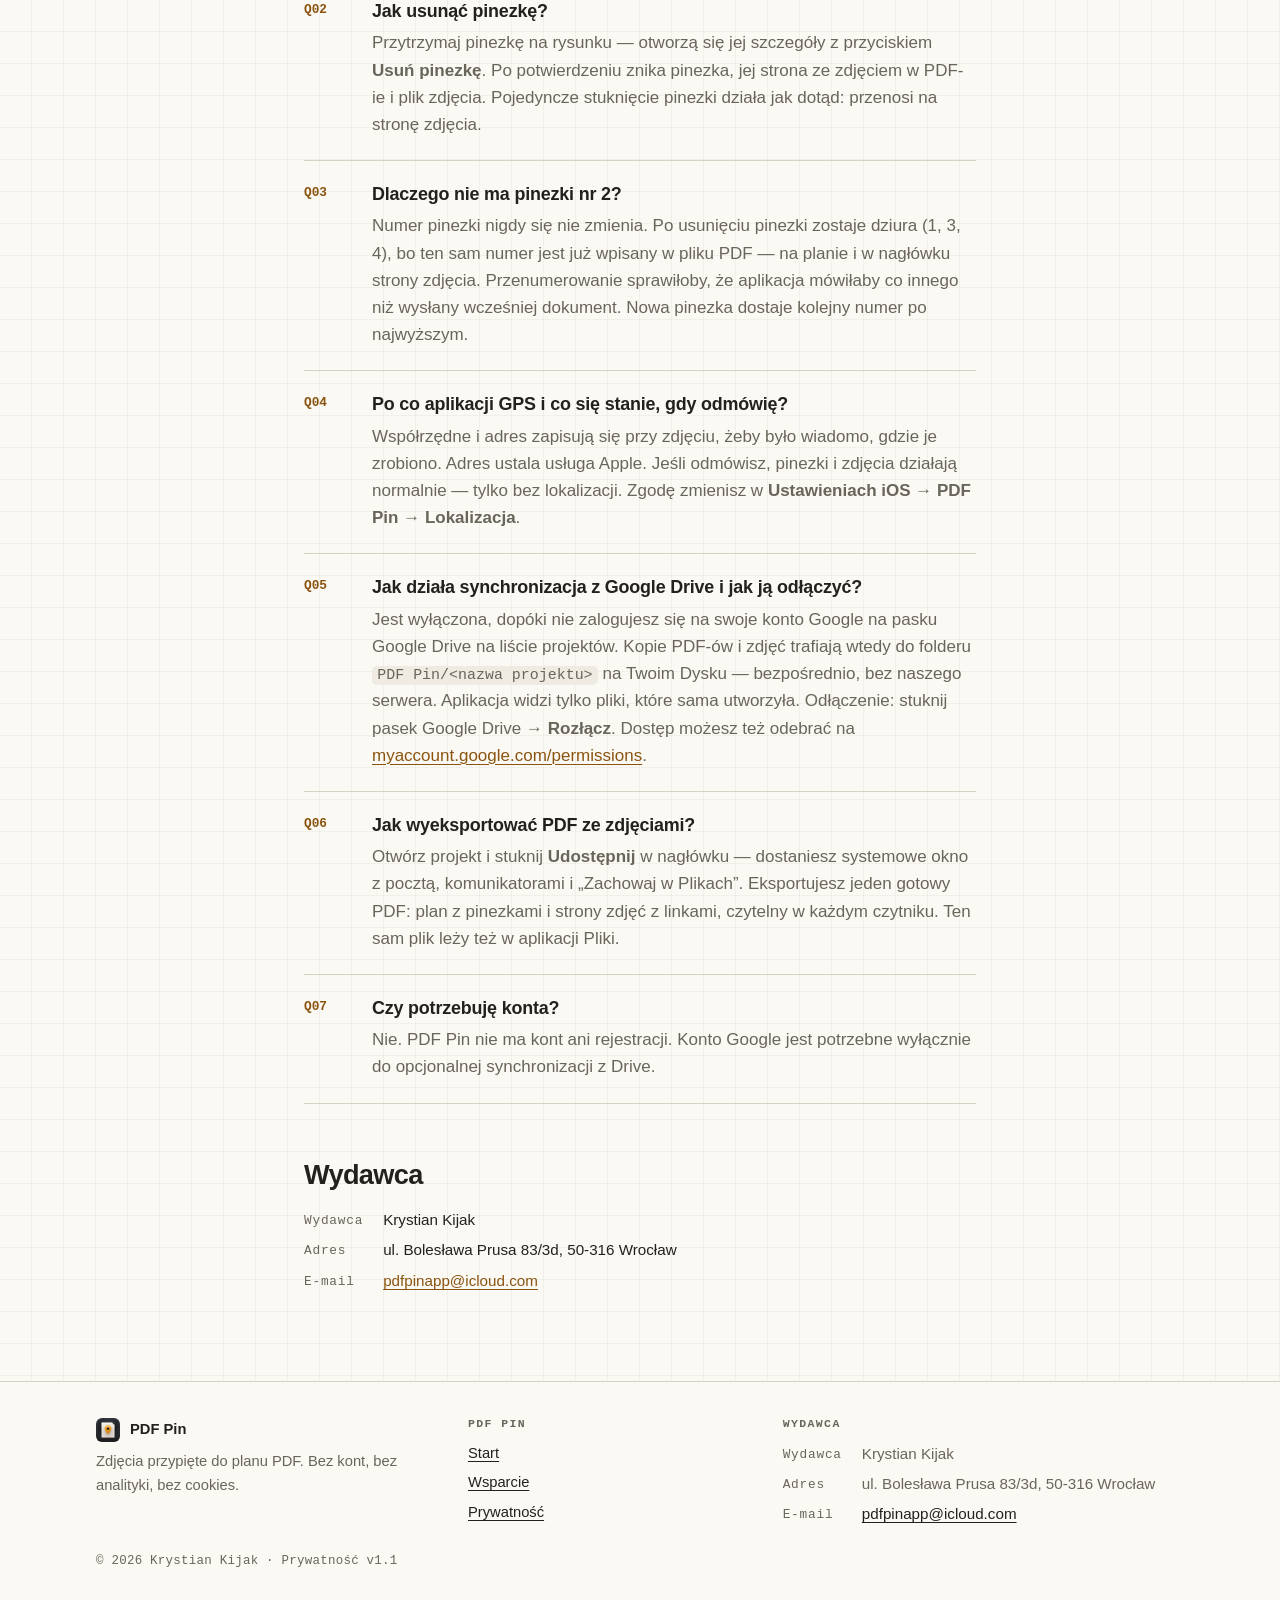
<file: docs/pl/support/index.html>
<!DOCTYPE html>
<html lang="pl">
<head>
<meta charset="utf-8">
<meta http-equiv="Content-Security-Policy" content="default-src 'self'; img-src 'self' data:; style-src 'self' 'unsafe-inline'; script-src 'sha256-bc8xZQd6UQuTlcaP759q2WoH0H2UwB1mw9iesKS2+Yc='; connect-src 'none'; object-src 'none'; base-uri 'none'; form-action mailto:">
<meta name="viewport" content="width=device-width, initial-scale=1, viewport-fit=cover">
<title>Wsparcie — PDF Pin</title>
<meta name="description" content="Kontakt, zgłaszanie błędów i odpowiedzi na najczęstsze pytania o PDF Pin.">
<meta name="color-scheme" content="light dark">
<meta name="theme-color" content="#FBF9F4" media="(prefers-color-scheme: light)">
<meta name="theme-color" content="#0D0F11" media="(prefers-color-scheme: dark)">
<meta name="referrer" content="no-referrer">
<meta name="apple-itunes-app" content="app-id=6826150448">
<link rel="alternate" hreflang="pl" href="https://krystiankjjk.github.io/PDF-Pin/pl/support/">
<link rel="alternate" hreflang="en" href="https://krystiankjjk.github.io/PDF-Pin/en/support/">
<link rel="alternate" hreflang="x-default" href="https://krystiankjjk.github.io/PDF-Pin/">
<link rel="canonical" href="https://krystiankjjk.github.io/PDF-Pin/pl/support/">
<meta property="og:type" content="website">
<meta property="og:site_name" content="PDF Pin">
<meta property="og:title" content="Wsparcie — PDF Pin">
<meta property="og:description" content="Kontakt, zgłaszanie błędów i odpowiedzi na najczęstsze pytania o PDF Pin.">
<meta property="og:url" content="https://krystiankjjk.github.io/PDF-Pin/pl/support/">
<meta property="og:image" content="https://krystiankjjk.github.io/PDF-Pin/assets/og-image.png">
<meta property="og:image:width" content="1200">
<meta property="og:image:height" content="630">
<meta property="og:locale" content="pl_PL">
<meta name="twitter:card" content="summary_large_image">
<link rel="icon" type="image/png" sizes="64x64" href="../../assets/icon-64.png">
<link rel="apple-touch-icon" href="../../assets/apple-touch-icon.png">
<link rel="stylesheet" href="../../assets/site.css">
<!-- GENEROWANE przez Scripts/website/build.py z site_content.py i Scripts/privacy_policy/content.py. NIE EDYTUJ RĘCZNIE. -->
</head>
<body>
<a class="skip" href="#main">Przejdź do treści</a>
<header class="site">
<div class="wrap bar">
<a class="brand" href="../../pl/"><img src="../../assets/icon-64.png" width="32" height="32" alt=""><span>PDF Pin</span></a>
<nav class="main" aria-label="Menu główne"><a href="../../pl/">Start</a><a href="../../pl/support/" aria-current="page">Wsparcie</a><a href="../../pl/privacy/">Prywatność</a></nav>
<nav class="langs" aria-label="Język"><a href="../../en/support/" hreflang="en" lang="en" aria-label="English" title="English">EN</a></nav>
</div>
</header>
<main id="main">
<div class="wrap narrow">
<div class="page-head reveal">
<span class="eyebrow">PDF Pin · Wsparcie</span>
<h1>Wsparcie</h1>
<p class="lead">Coś nie działa albo masz pytanie? Napisz — odpowiada osoba, która tę aplikację zbudowała.</p>
</div>

<div class="content">
<section aria-labelledby="contact-h">
<h2 id="contact-h" class="visually-plain">Kontakt</h2>
<div class="contact">
<form class="mailform" action="mailto:pdfpinapp@icloud.com" method="get">
<label for="f-subject">Temat</label>
<input id="f-subject" name="subject" type="text" required maxlength="140" placeholder="Np. pinezka nie otwiera zdjęcia">
<label for="f-body">Wiadomość</label>
<textarea id="f-body" name="body" rows="6" required placeholder="Co się stało? Wersja aplikacji i iPhone’a bardzo pomagają."></textarea>
<button class="btn" type="submit">Otwórz w programie pocztowym →</button>
<p class="formnote">Formularz niczego nie wysyła sam — otwiera Twoją aplikację pocztową z gotową wiadomością do pdfpinapp@icloud.com. Strona nie ma serwera i nie zapisuje tego, co wpiszesz.</p>
</form>
<dl>
<div><dt class="label">E-mail</dt><dd class="email">pdfpinapp@icloud.com</dd></div>
<div><dt class="label">Czas odpowiedzi</dt><dd>do 3 dni roboczych</dd></div>
<div><dt class="label">Język korespondencji</dt><dd>polski lub angielski</dd></div>
</dl>
</div>
<script>
  // Formularz → mailto:. Bez JS przeglądarka sama składa adres z pól
  // (spacje jako „+”); ze skryptem kodujemy poprawnie i dodajemy prefiks tematu.
  // Nic nie opuszcza przeglądarki poza otwarciem aplikacji pocztowej.
  (function () {
    var f = document.querySelector(".mailform");
    f.addEventListener("submit", function (e) {
      e.preventDefault();
      // RFC 6068: nowa linia w mailto: to %0D%0A — samo %0A Outlook skleja.
      var body = f.body.value.replace(/\r?\n/g, "\r\n");
      var q = "subject=" + encodeURIComponent("PDF Pin: " + f.subject.value)
            + "&body=" + encodeURIComponent(body);
      location.href = "mailto:pdfpinapp@icloud.com?" + q;
    });
  })();
</script>
</section>

<section aria-labelledby="bug-h">
<h2 id="bug-h">Jak zgłosić błąd z aplikacji</h2>
<ol class="bugsteps"><li><span>Otwórz <b>Ustawienia</b> (koło zębate na liście projektów).</span></li><li><span>W sekcji <b>Diagnostyka</b> wybierz <b>Zgłoś błąd</b>.</span></li><li><span>Opisz, co się stało, i wyślij — wiadomość otworzy się w Twojej aplikacji pocztowej.</span></li></ol>
<p>Wiadomość zawiera Twój opis, wersję aplikacji, wersję systemu, stan połączenia z Google Drive i liczbę projektów, dokumentów oraz pinezek.</p>
<p>Możesz dołączyć <b>log diagnostyczny</b>. Zawiera on <b>nazwy projektów i plików</b>, ale nie ich zawartość: żadnych zdjęć, notatek ani lokalizacji. Zanim cokolwiek zostanie wysłane, widzisz całą wiadomość i sam(a) klikasz „Wyślij”.</p>
<p>Szczegóły: <a href="../../pl/privacy/#sec-8">polityka prywatności, punkt 8</a>.</p>
</section>

<section aria-labelledby="faq-h">
<h2 id="faq-h">FAQ</h2>
<div class="faq"><article><span class="q">Q01</span><div><h3>Gdzie leżą moje pliki?</h3><p>W aplikacji <b>Pliki</b> → <b>Na moim iPhonie</b> → <b>PDF Pin</b>. Każdy projekt to osobny folder: kopie dokumentów PDF i podfolder <code>photos</code> ze zdjęciami. Aplikacja pracuje na kopii — zaimportowany plik zostaje taki, jaki był.</p></div></article><article><span class="q">Q02</span><div><h3>Jak usunąć pinezkę?</h3><p>Przytrzymaj pinezkę na rysunku — otworzą się jej szczegóły z przyciskiem <b>Usuń pinezkę</b>. Po potwierdzeniu znika pinezka, jej strona ze zdjęciem w PDF-ie i plik zdjęcia. Pojedyncze stuknięcie pinezki działa jak dotąd: przenosi na stronę zdjęcia.</p></div></article><article><span class="q">Q03</span><div><h3>Dlaczego nie ma pinezki nr 2?</h3><p>Numer pinezki nigdy się nie zmienia. Po usunięciu pinezki zostaje dziura (1, 3, 4), bo ten sam numer jest już wpisany w pliku PDF — na planie i w nagłówku strony zdjęcia. Przenumerowanie sprawiłoby, że aplikacja mówiłaby co innego niż wysłany wcześniej dokument. Nowa pinezka dostaje kolejny numer po najwyższym.</p></div></article><article><span class="q">Q04</span><div><h3>Po co aplikacji GPS i co się stanie, gdy odmówię?</h3><p>Współrzędne i adres zapisują się przy zdjęciu, żeby było wiadomo, gdzie je zrobiono. Adres ustala usługa Apple. Jeśli odmówisz, pinezki i zdjęcia działają normalnie — tylko bez lokalizacji. Zgodę zmienisz w <b>Ustawieniach iOS → PDF Pin → Lokalizacja</b>.</p></div></article><article><span class="q">Q05</span><div><h3>Jak działa synchronizacja z Google Drive i jak ją odłączyć?</h3><p>Jest wyłączona, dopóki nie zalogujesz się na swoje konto Google na pasku Google Drive na liście projektów. Kopie PDF-ów i zdjęć trafiają wtedy do folderu <code>PDF Pin/&lt;nazwa projektu&gt;</code> na Twoim Dysku — bezpośrednio, bez naszego serwera. Aplikacja widzi tylko pliki, które sama utworzyła. Odłączenie: stuknij pasek Google Drive → <b>Rozłącz</b>. Dostęp możesz też odebrać na <a href="https://myaccount.google.com/permissions">myaccount.google.com/permissions</a>.</p></div></article><article><span class="q">Q06</span><div><h3>Jak wyeksportować PDF ze zdjęciami?</h3><p>Otwórz projekt i stuknij <b>Udostępnij</b> w nagłówku — dostaniesz systemowe okno z pocztą, komunikatorami i „Zachowaj w Plikach”. Eksportujesz jeden gotowy PDF: plan z pinezkami i strony zdjęć z linkami, czytelny w każdym czytniku. Ten sam plik leży też w aplikacji Pliki.</p></div></article><article><span class="q">Q07</span><div><h3>Czy potrzebuję konta?</h3><p>Nie. PDF Pin nie ma kont ani rejestracji. Konto Google jest potrzebne wyłącznie do opcjonalnej synchronizacji z Drive.</p></div></article></div>
</section>

<section aria-labelledby="pub-h">
<h2 id="pub-h">Wydawca</h2>
<dl class="imprint"><dt>Wydawca</dt><dd>Krystian Kijak</dd><dt>Adres</dt><dd>ul. Bolesława Prusa 83/3d, 50-316 Wrocław</dd><dt>E-mail</dt><dd><a href="mailto:pdfpinapp@icloud.com">pdfpinapp@icloud.com</a></dd></dl>
</section>
</div>
</div>
</main>
<footer class="site">
<div class="wrap">
<div class="cols">
<div>
<div class="footer-brand"><img src="../../assets/icon-64.png" width="24" height="24" alt="">PDF Pin</div>
<p style="margin:0">Zdjęcia przypięte do planu PDF. Bez kont, bez analityki, bez cookies.</p>
</div>
<nav aria-label="Menu w stopce"><h2>PDF Pin</h2><ul><li><a href="../../pl/">Start</a></li><li><a href="../../pl/support/">Wsparcie</a></li><li><a href="../../pl/privacy/">Prywatność</a></li></ul></nav>
<div><h2>Wydawca</h2><dl class="imprint"><dt>Wydawca</dt><dd>Krystian Kijak</dd><dt>Adres</dt><dd>ul. Bolesława Prusa 83/3d, 50-316 Wrocław</dd><dt>E-mail</dt><dd><a href="mailto:pdfpinapp@icloud.com">pdfpinapp@icloud.com</a></dd></dl></div>
</div>
<p class="fine">© 2026 Krystian Kijak · Prywatność v1.1</p>
</div>
</footer>
</body>
</html>
</file>
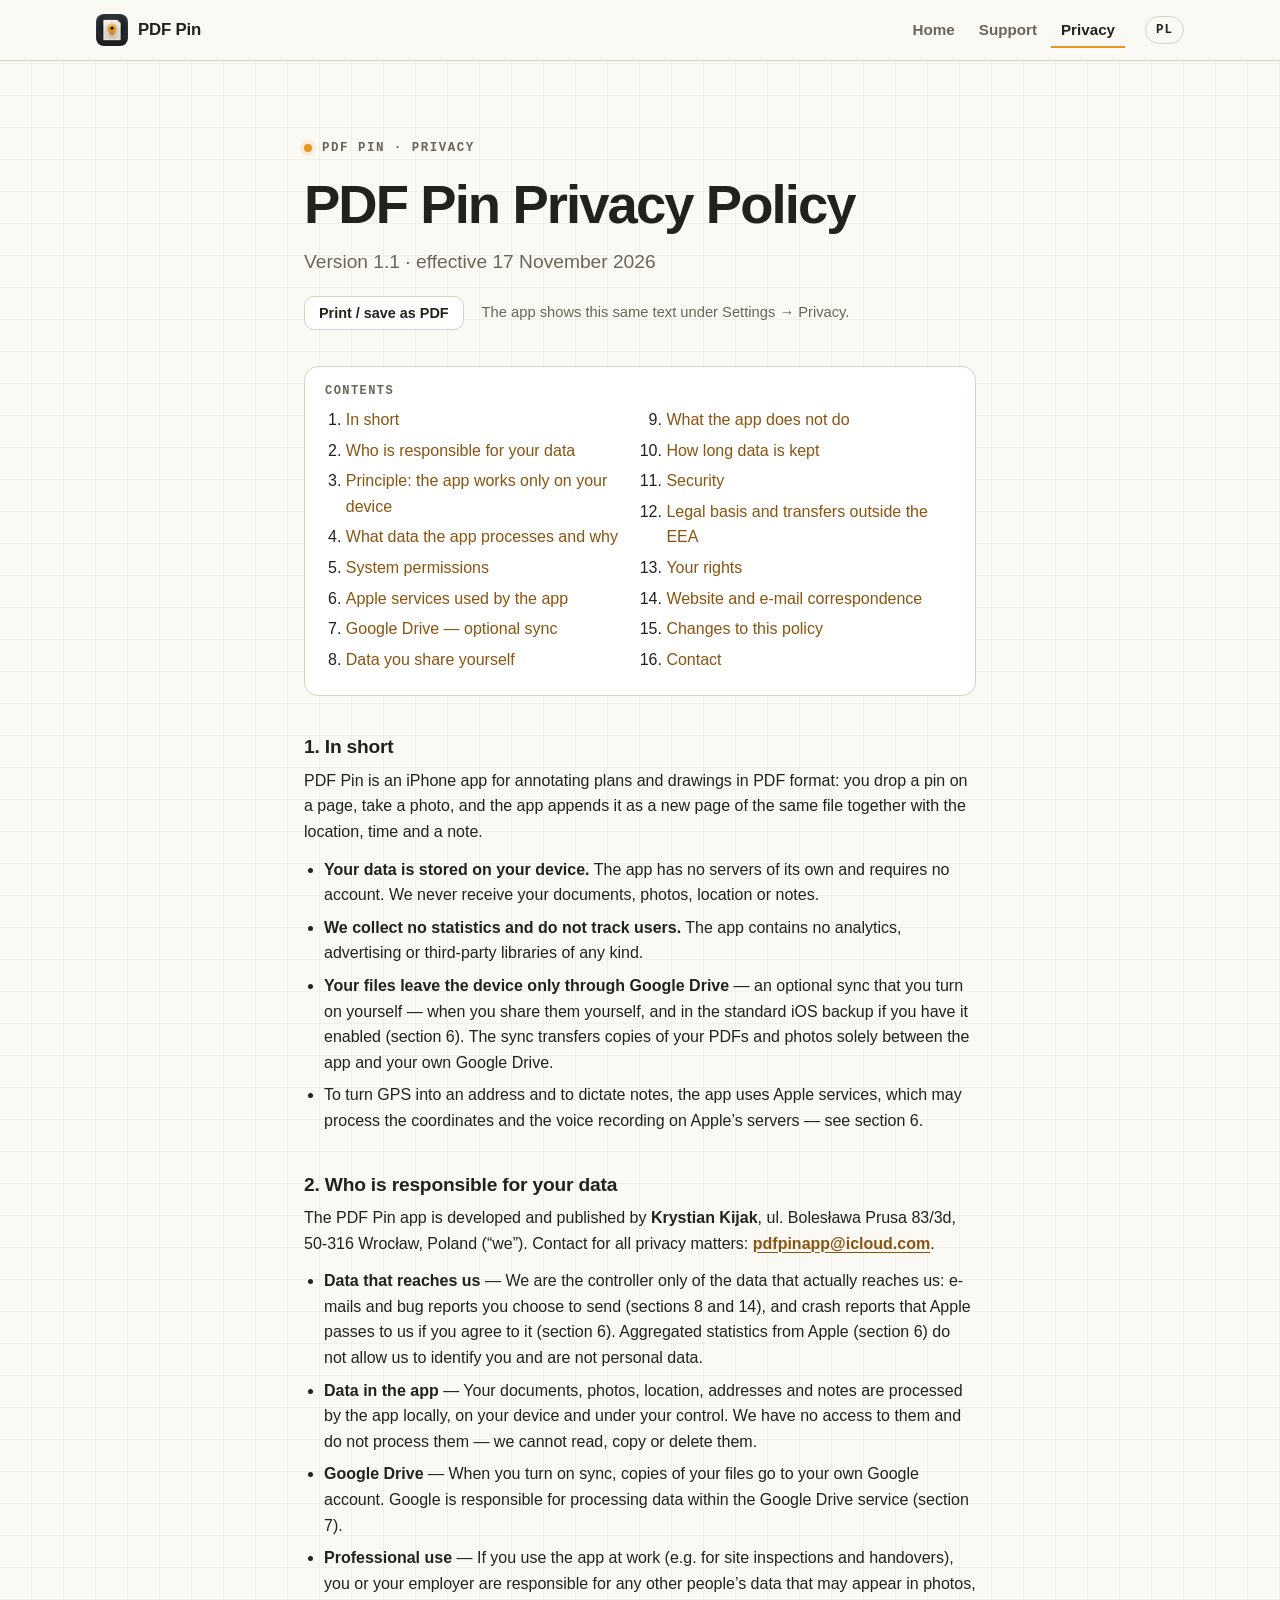
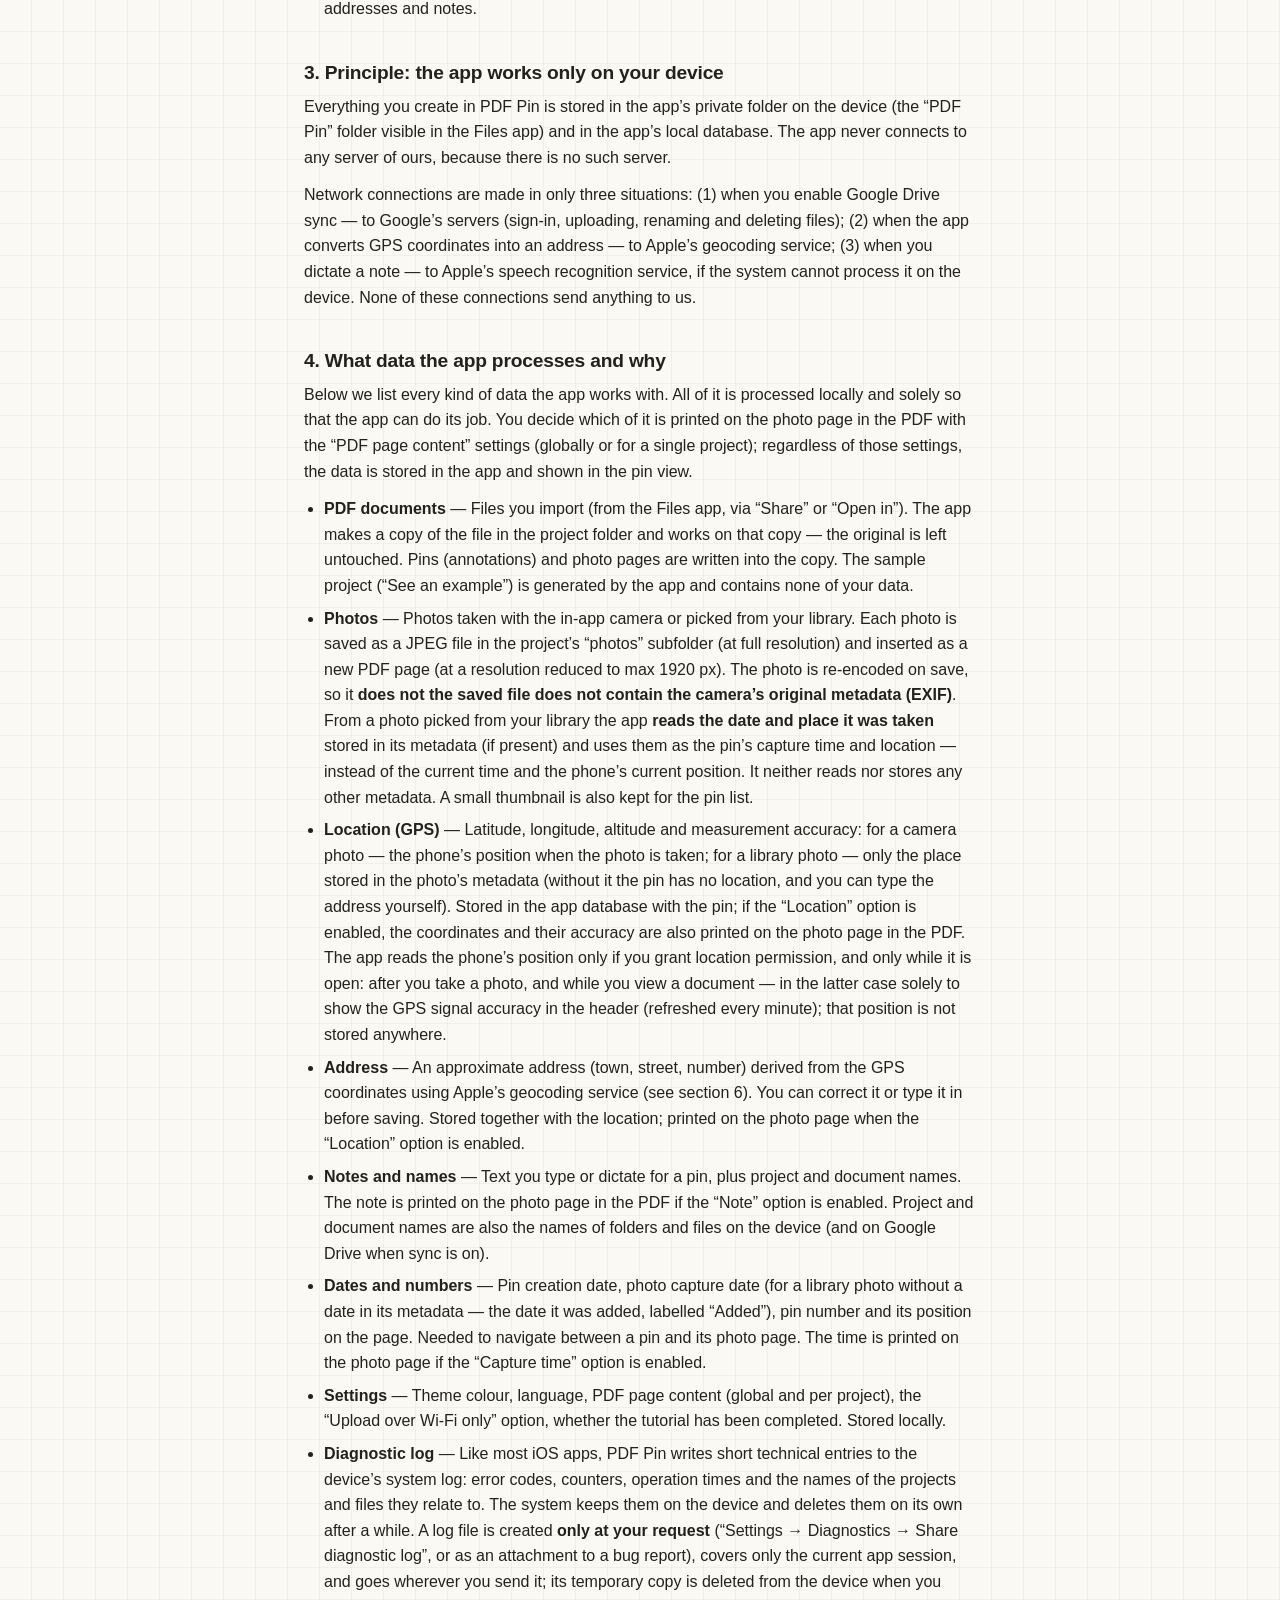
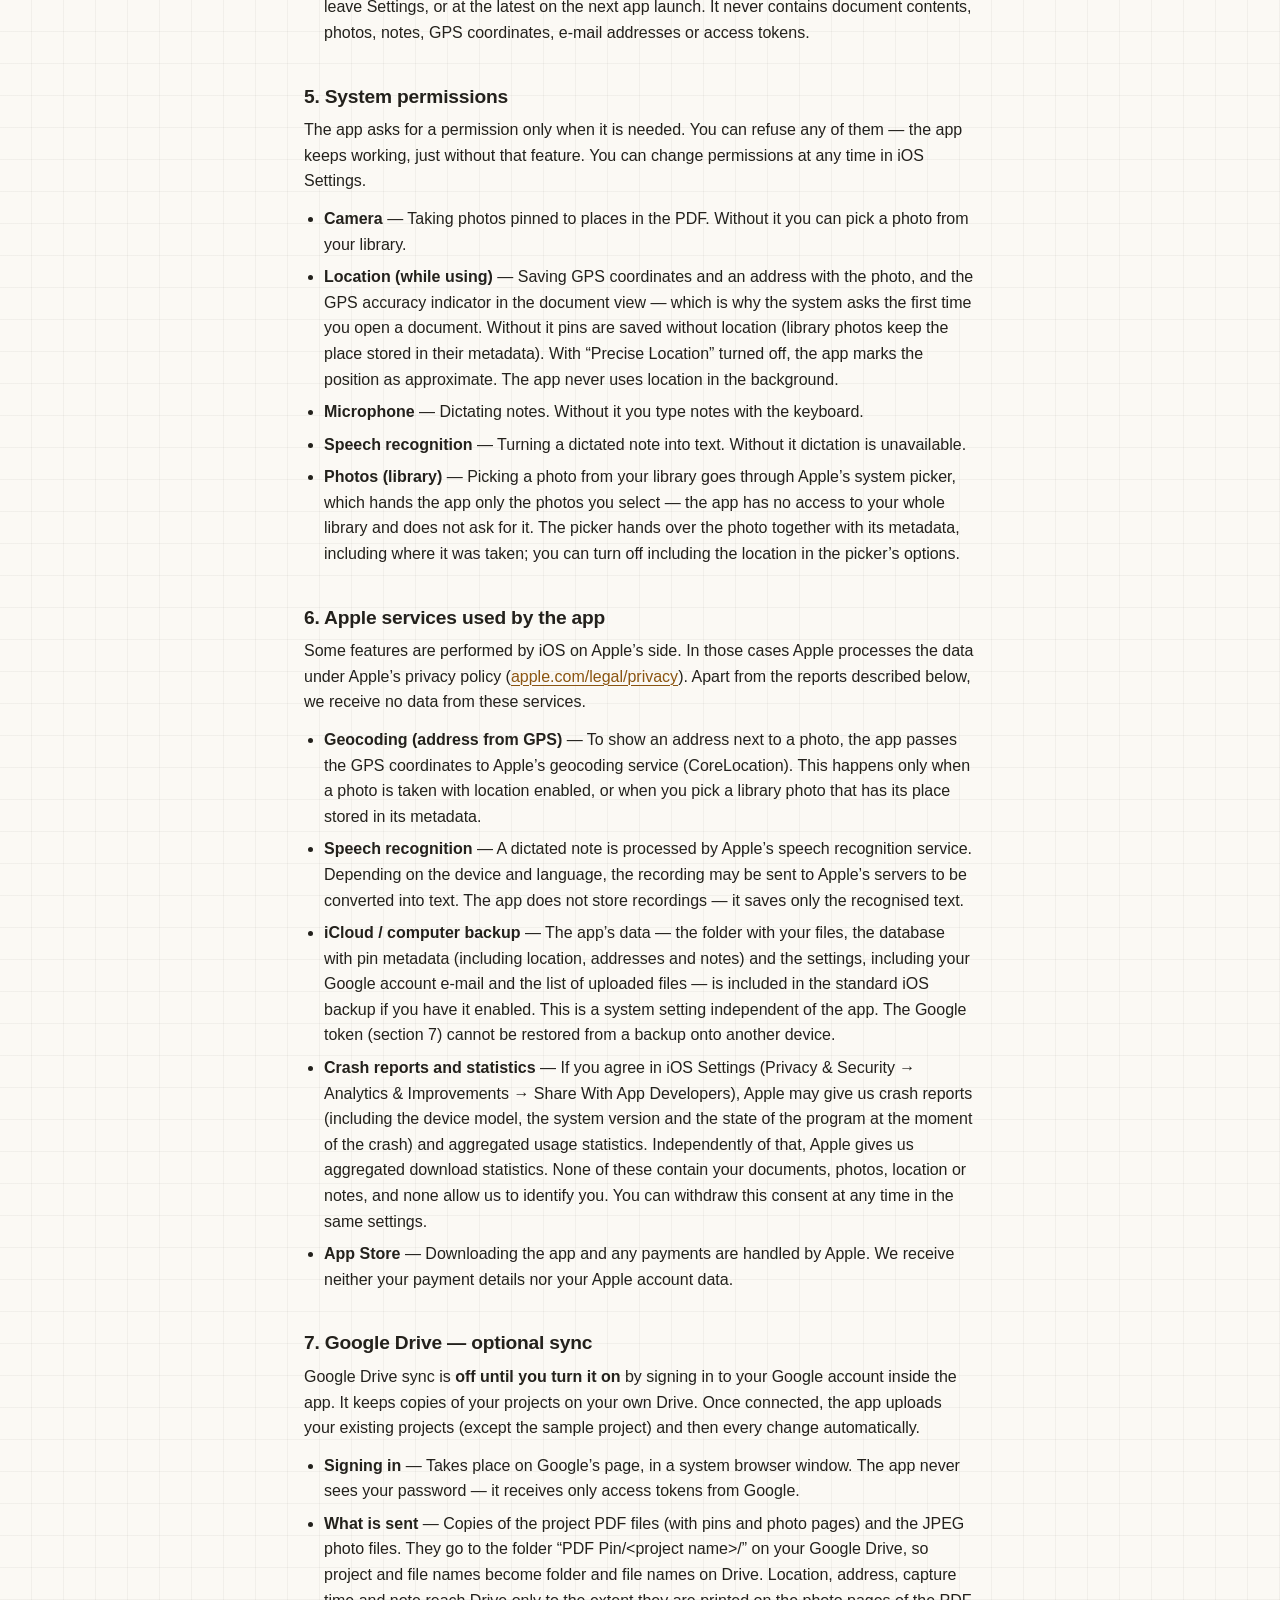
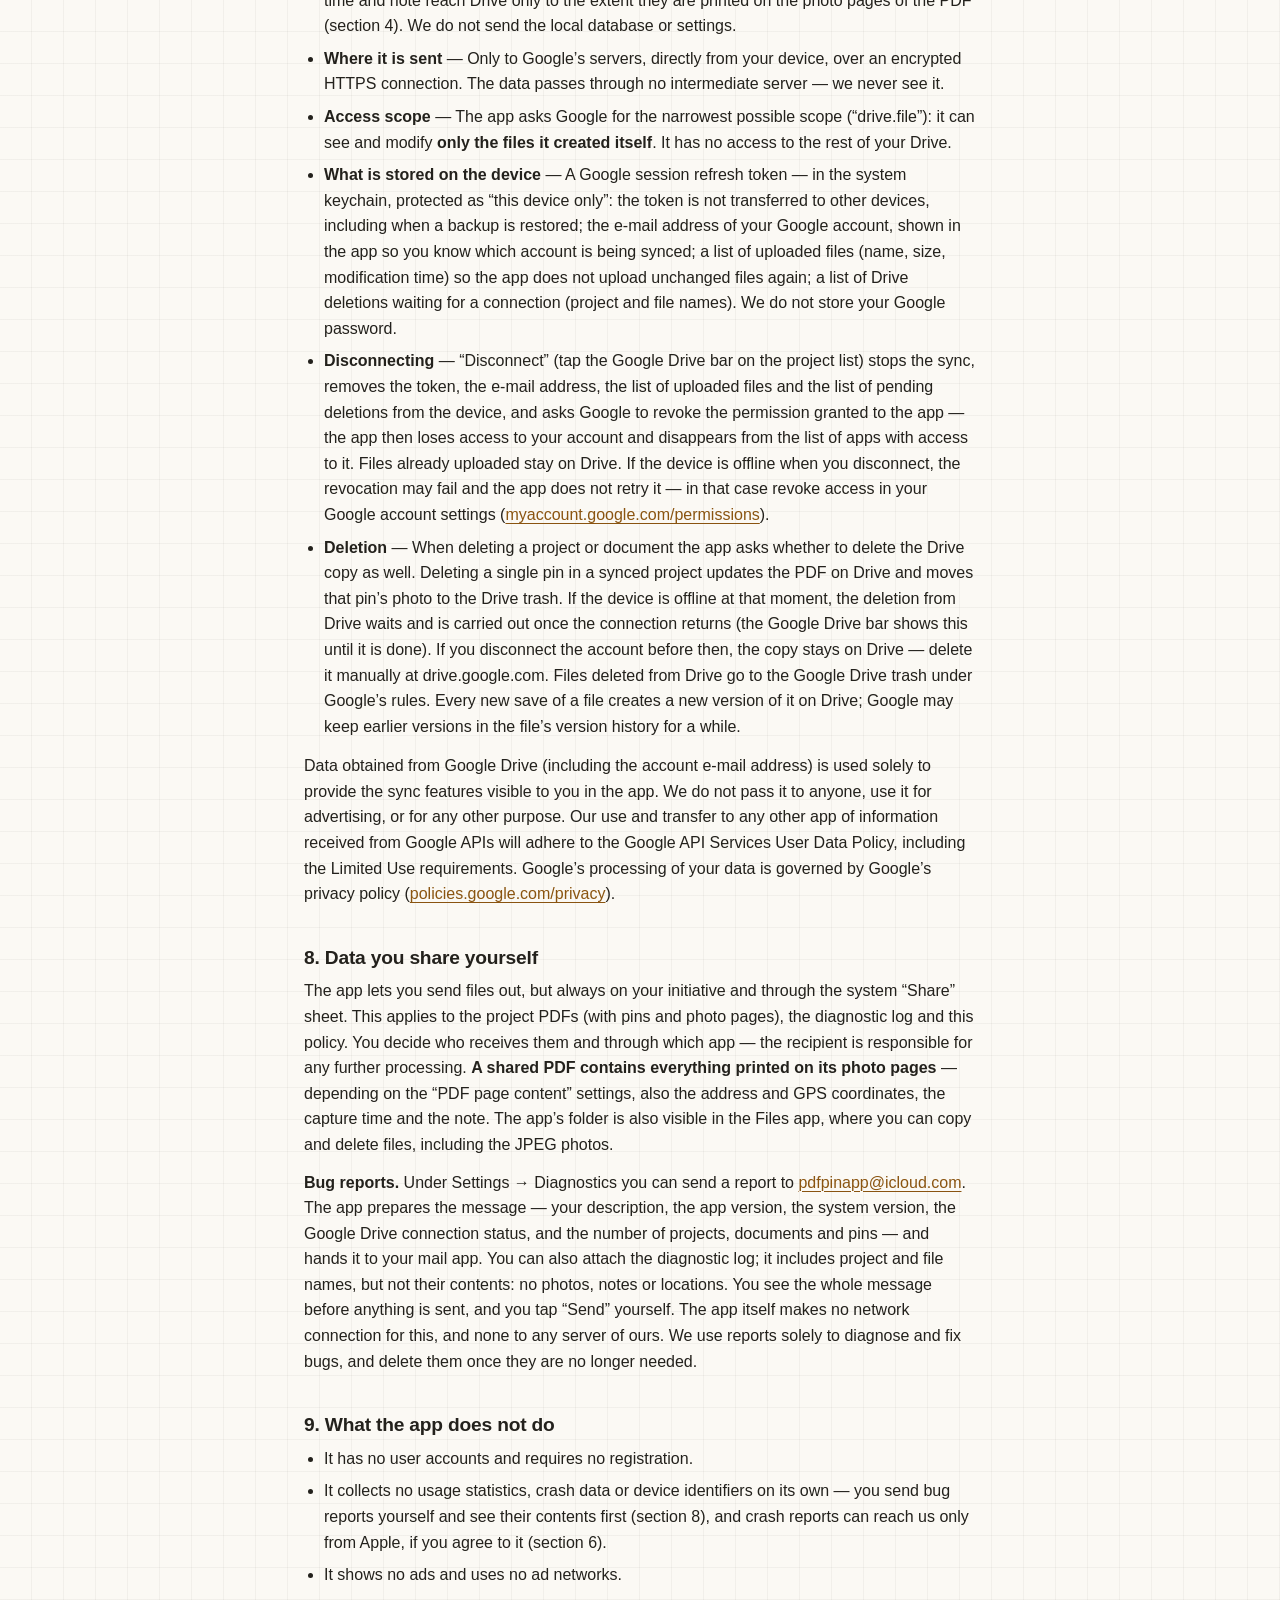
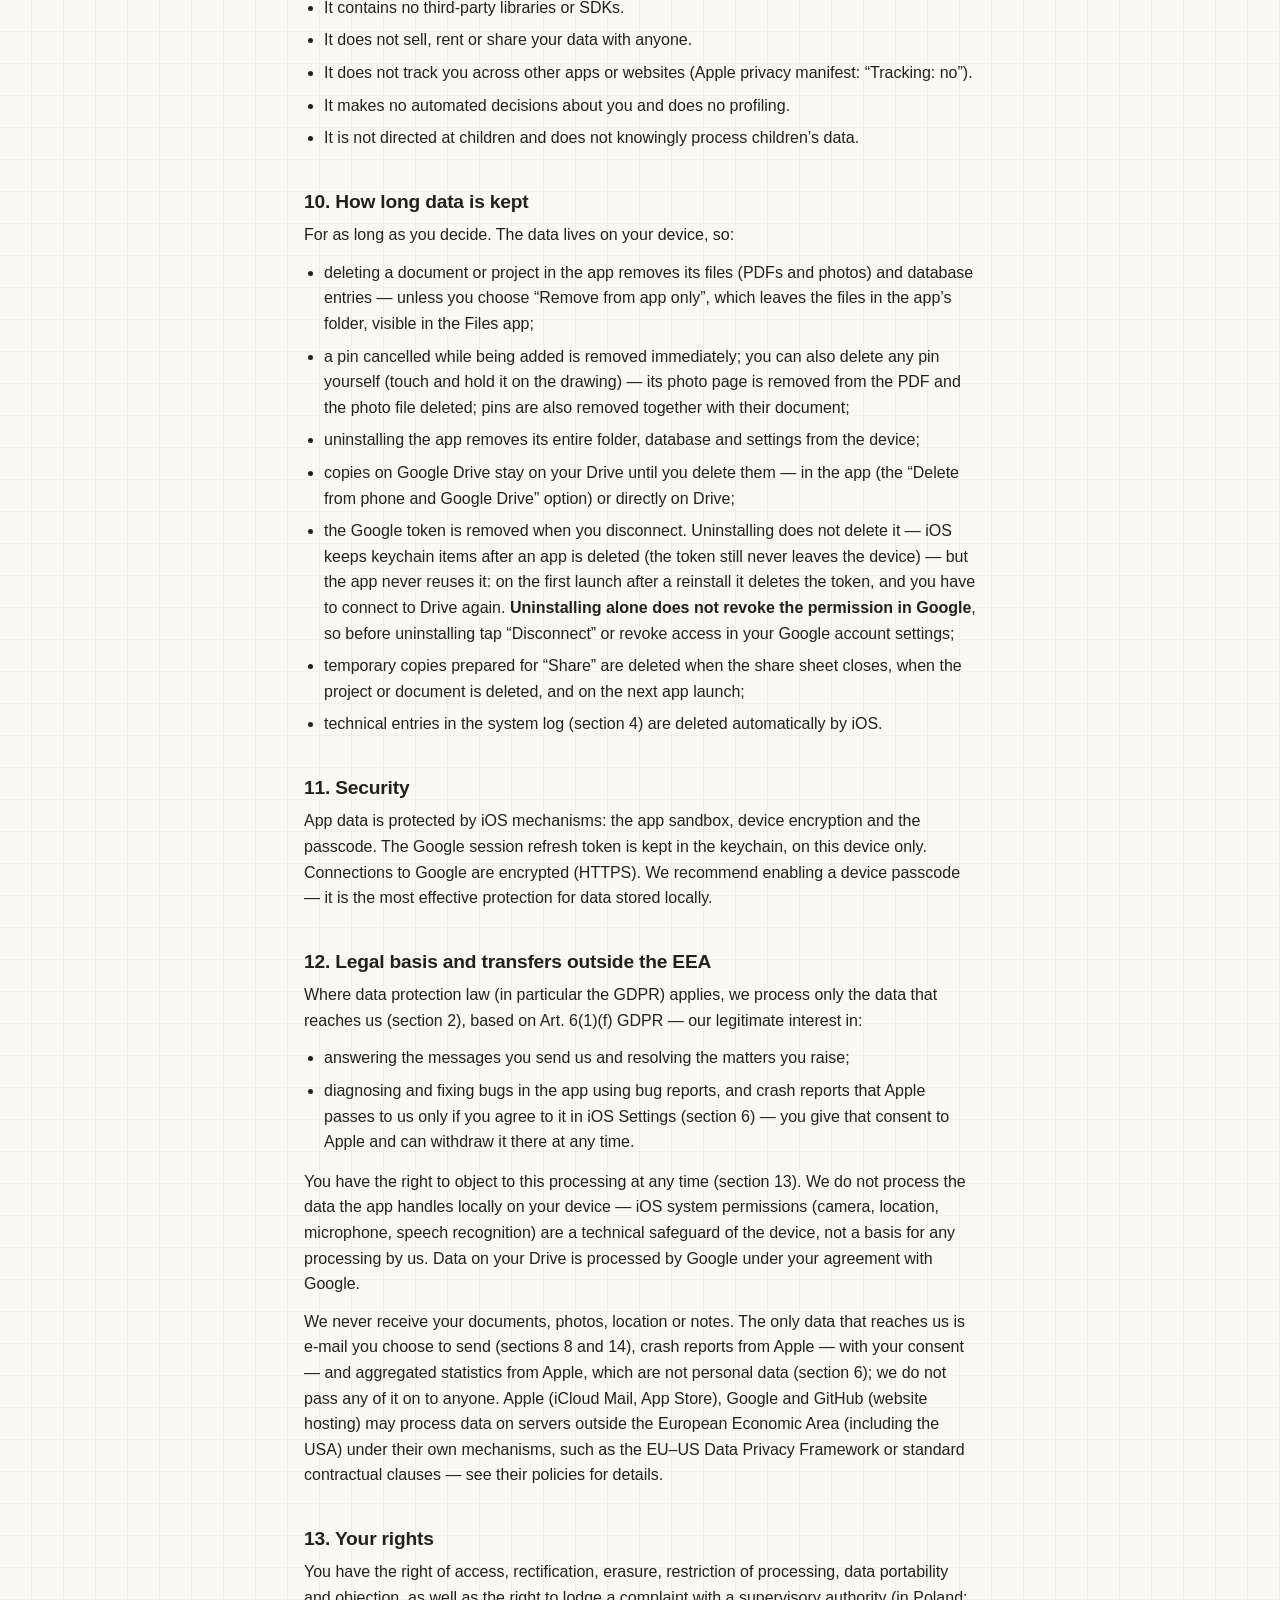
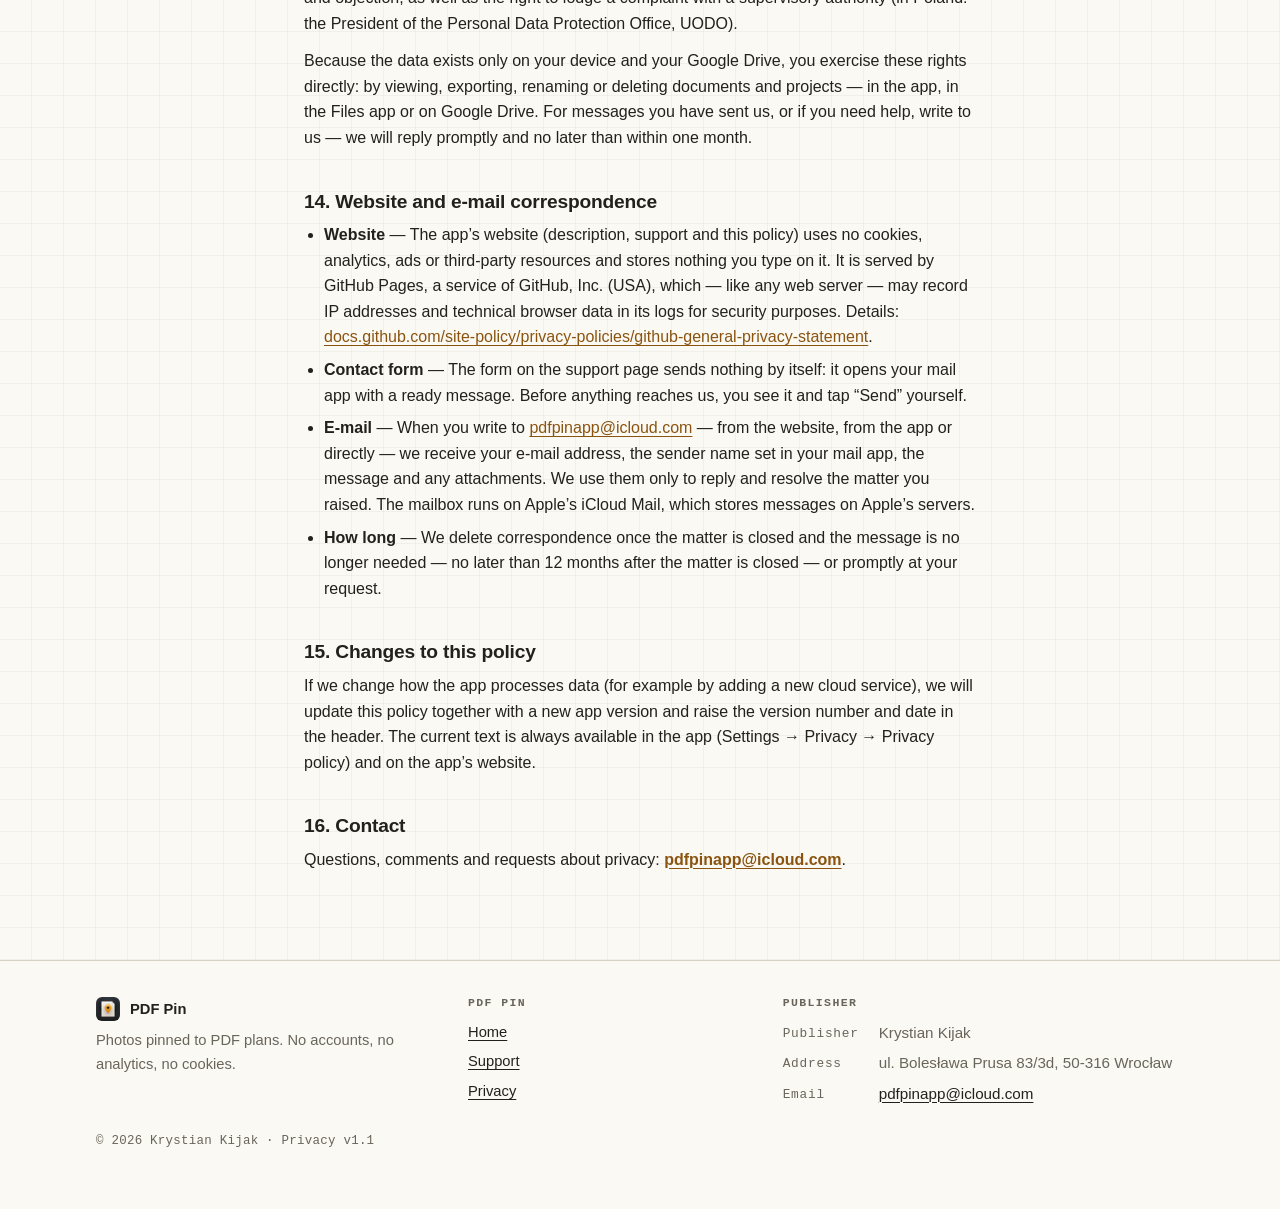
<file: docs/privacy-policy-en.html>
<!DOCTYPE html>
<html lang="en">
<head>
<meta charset="utf-8">
<meta http-equiv="Content-Security-Policy" content="default-src 'self'; img-src 'self' data:; style-src 'self' 'unsafe-inline'; script-src 'none'; connect-src 'none'; object-src 'none'; base-uri 'none'; form-action mailto:">
<meta name="viewport" content="width=device-width, initial-scale=1">
<title>Privacy policy moved</title>
<meta http-equiv="refresh" content="0; url=en/privacy/">
<link rel="canonical" href="https://krystiankjjk.github.io/PDF-Pin/en/privacy/">
<meta name="robots" content="noindex, follow">
<link rel="stylesheet" href="assets/site.css">
<!-- GENEROWANE przez Scripts/website/build.py z site_content.py i Scripts/privacy_policy/content.py. NIE EDYTUJ RĘCZNIE. -->
</head>
<body>
<main class="splitter" id="main"><div class="box">
<h1>Privacy policy moved</h1>
<p>This page has a new address:</p>
<ul class="choices"><li><a href="en/privacy/"><span>PDF Pin Privacy Policy</span><span class="code">EN</span></a></li></ul>
</div></main>
</body>
</html>
</file>
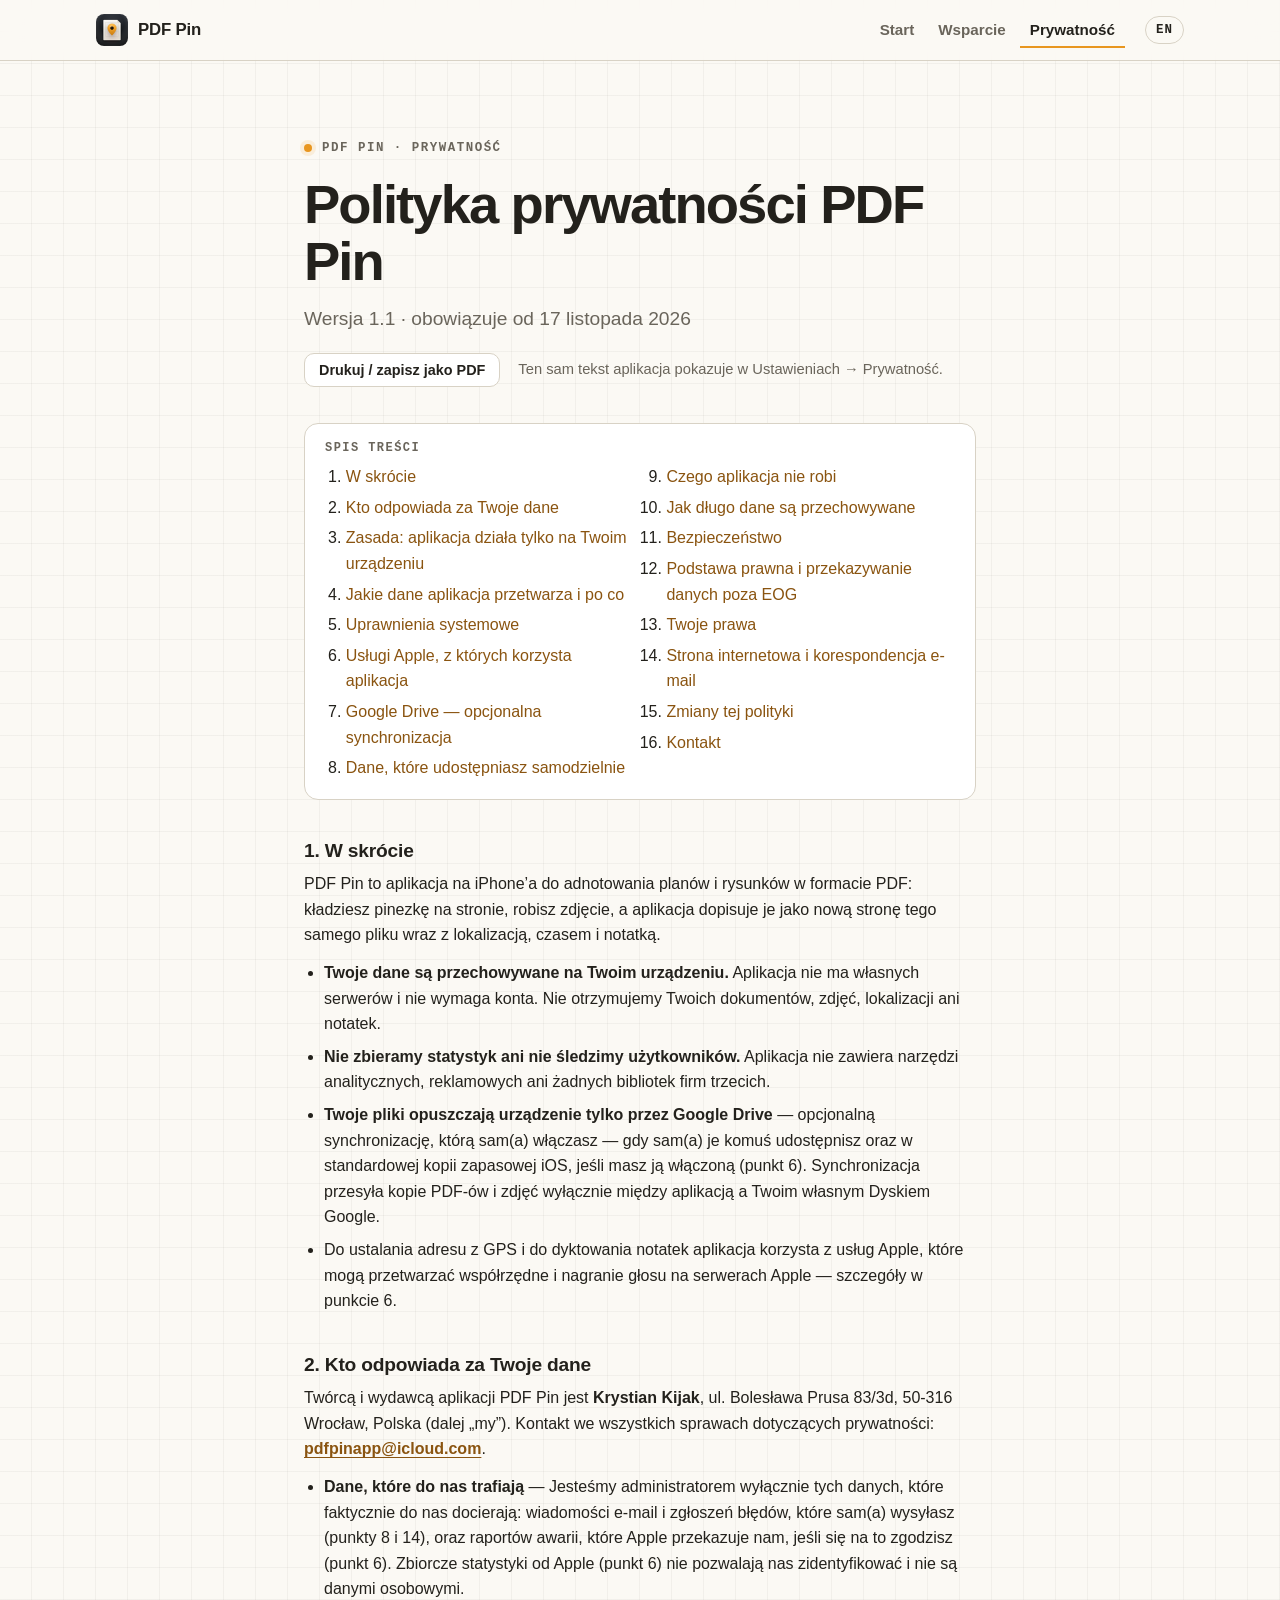
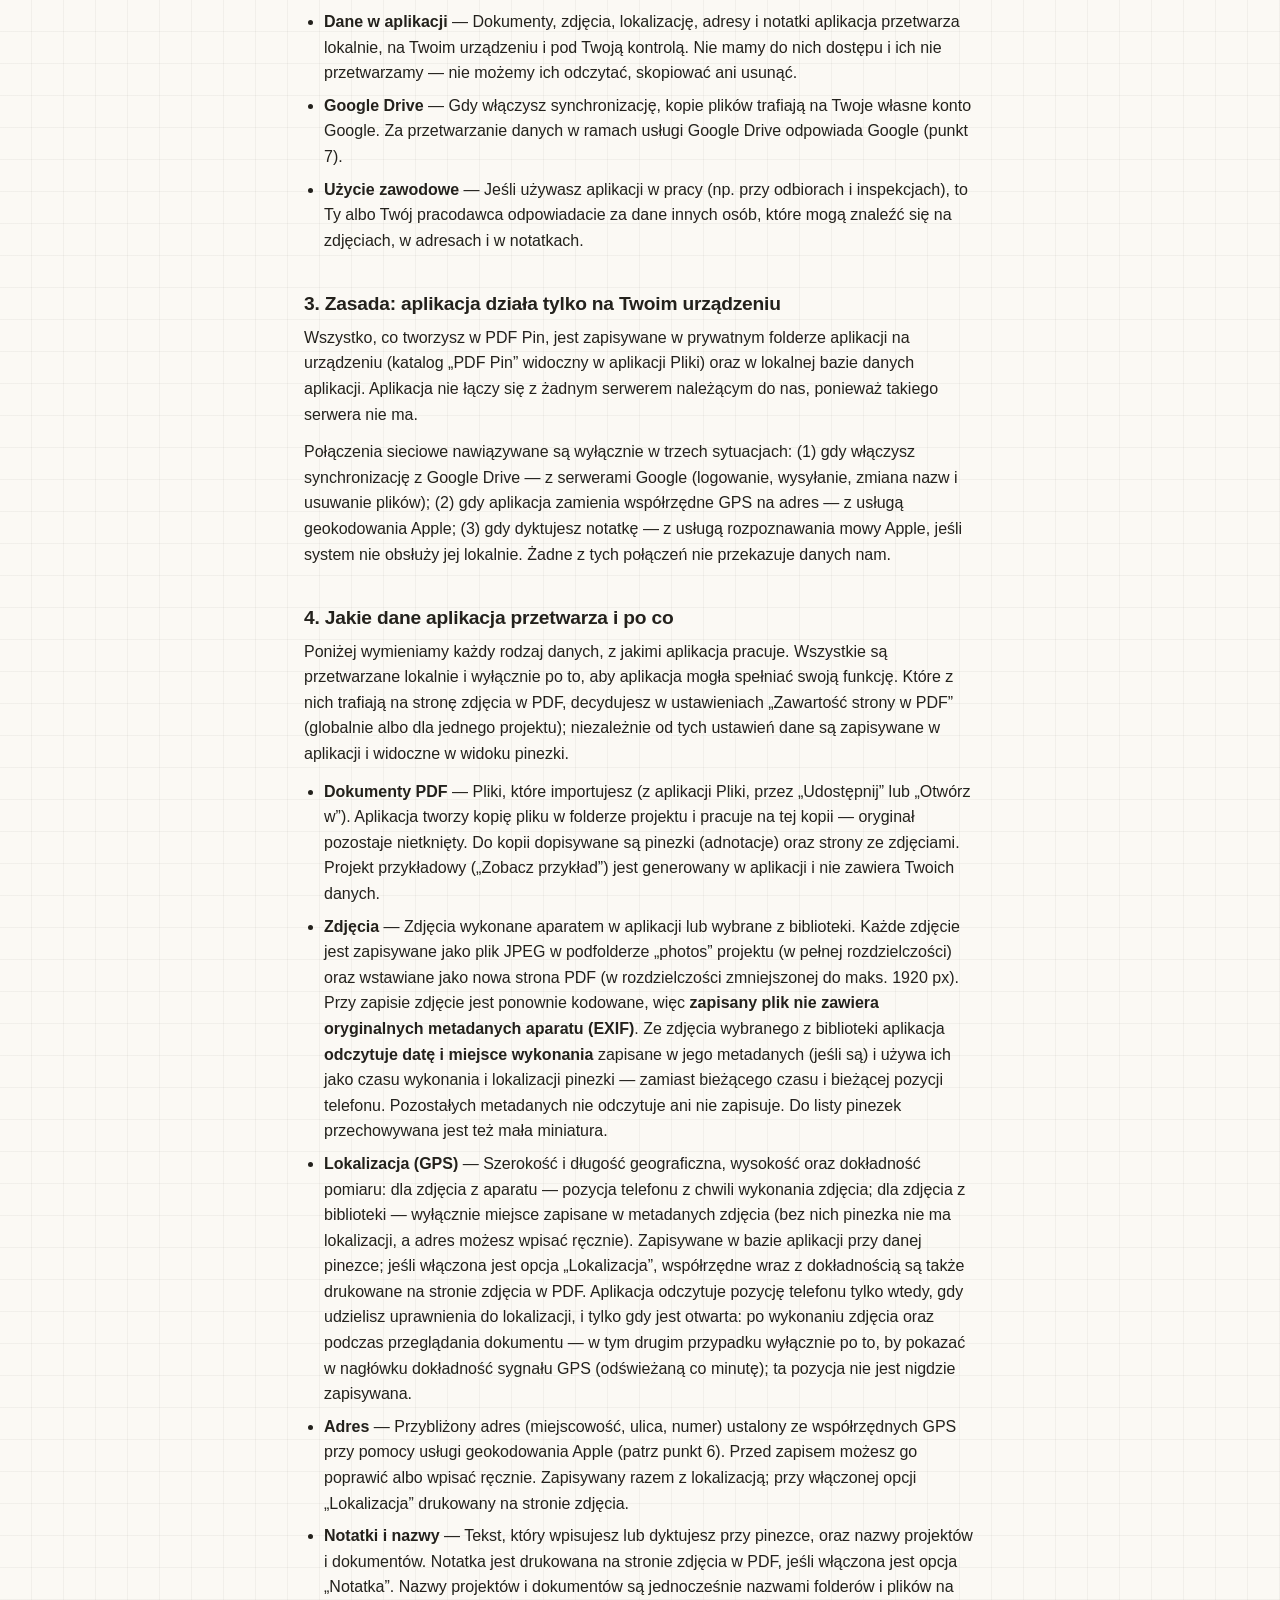
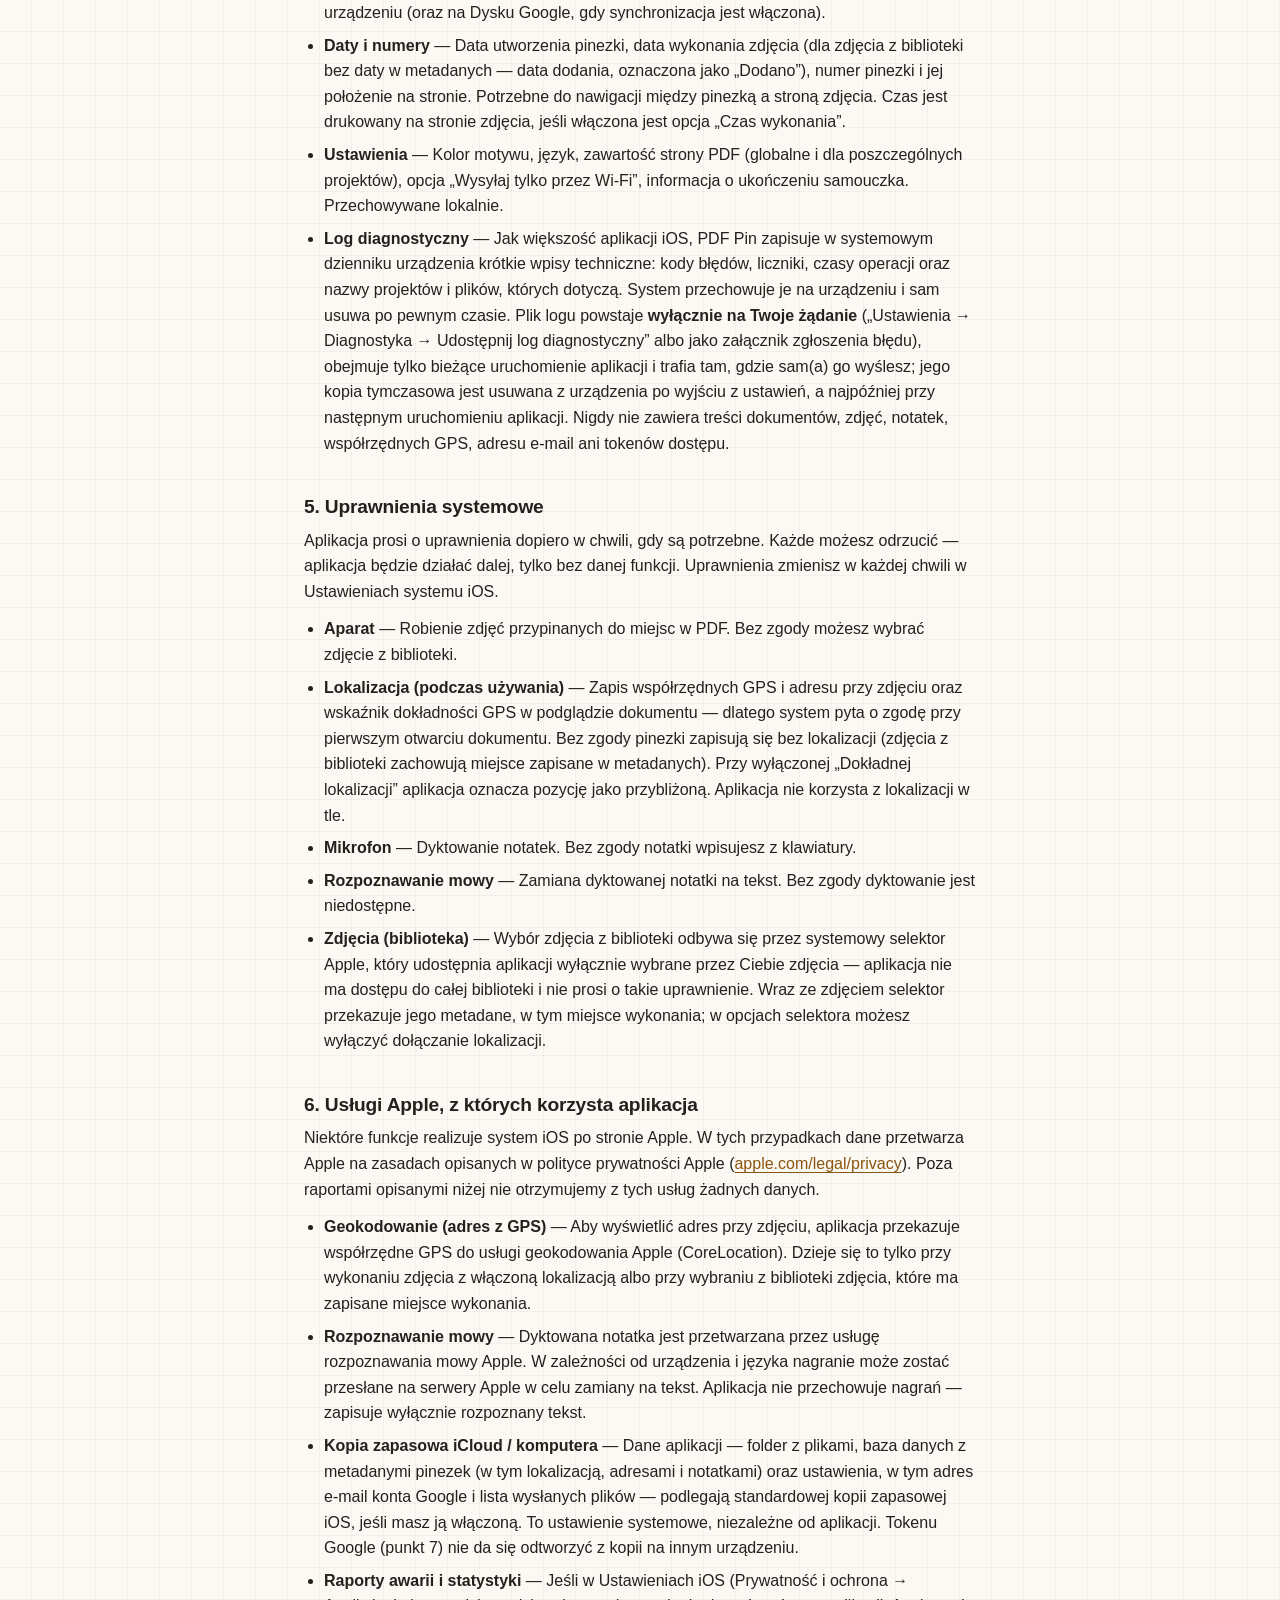
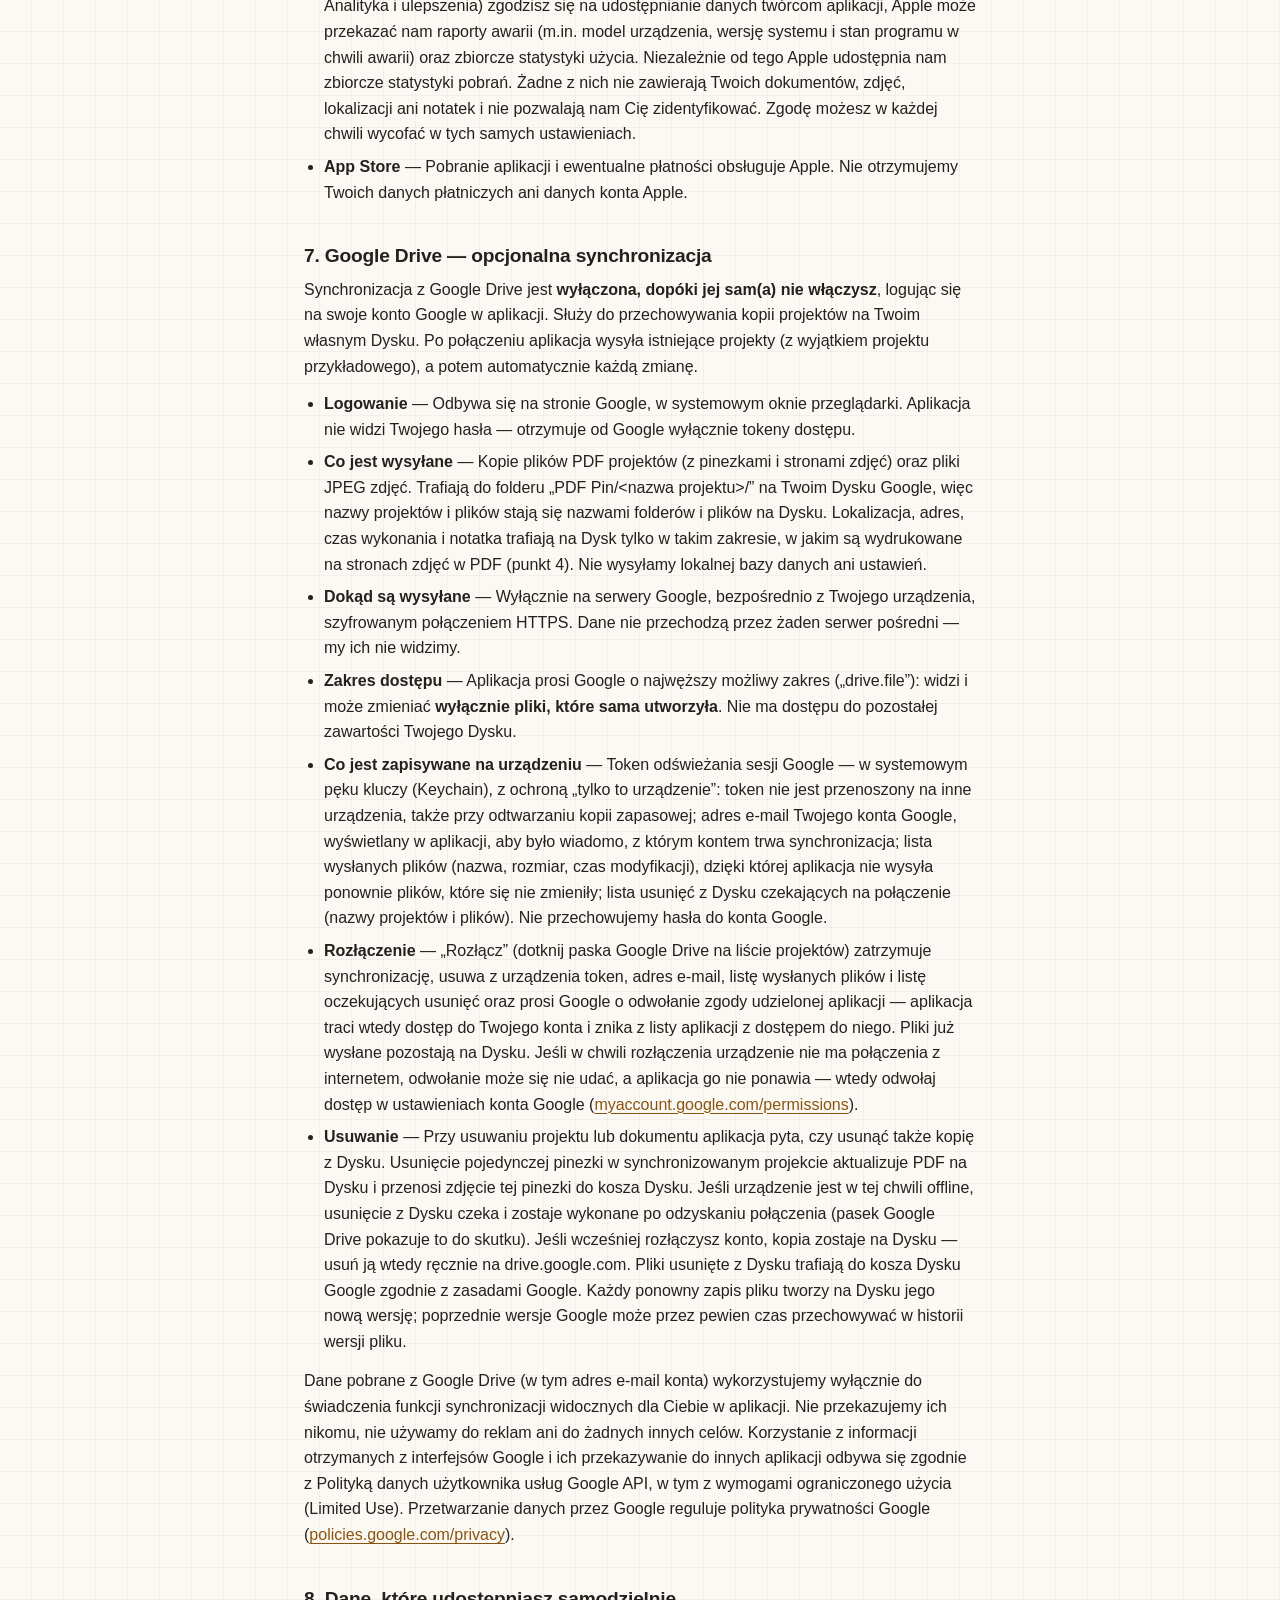
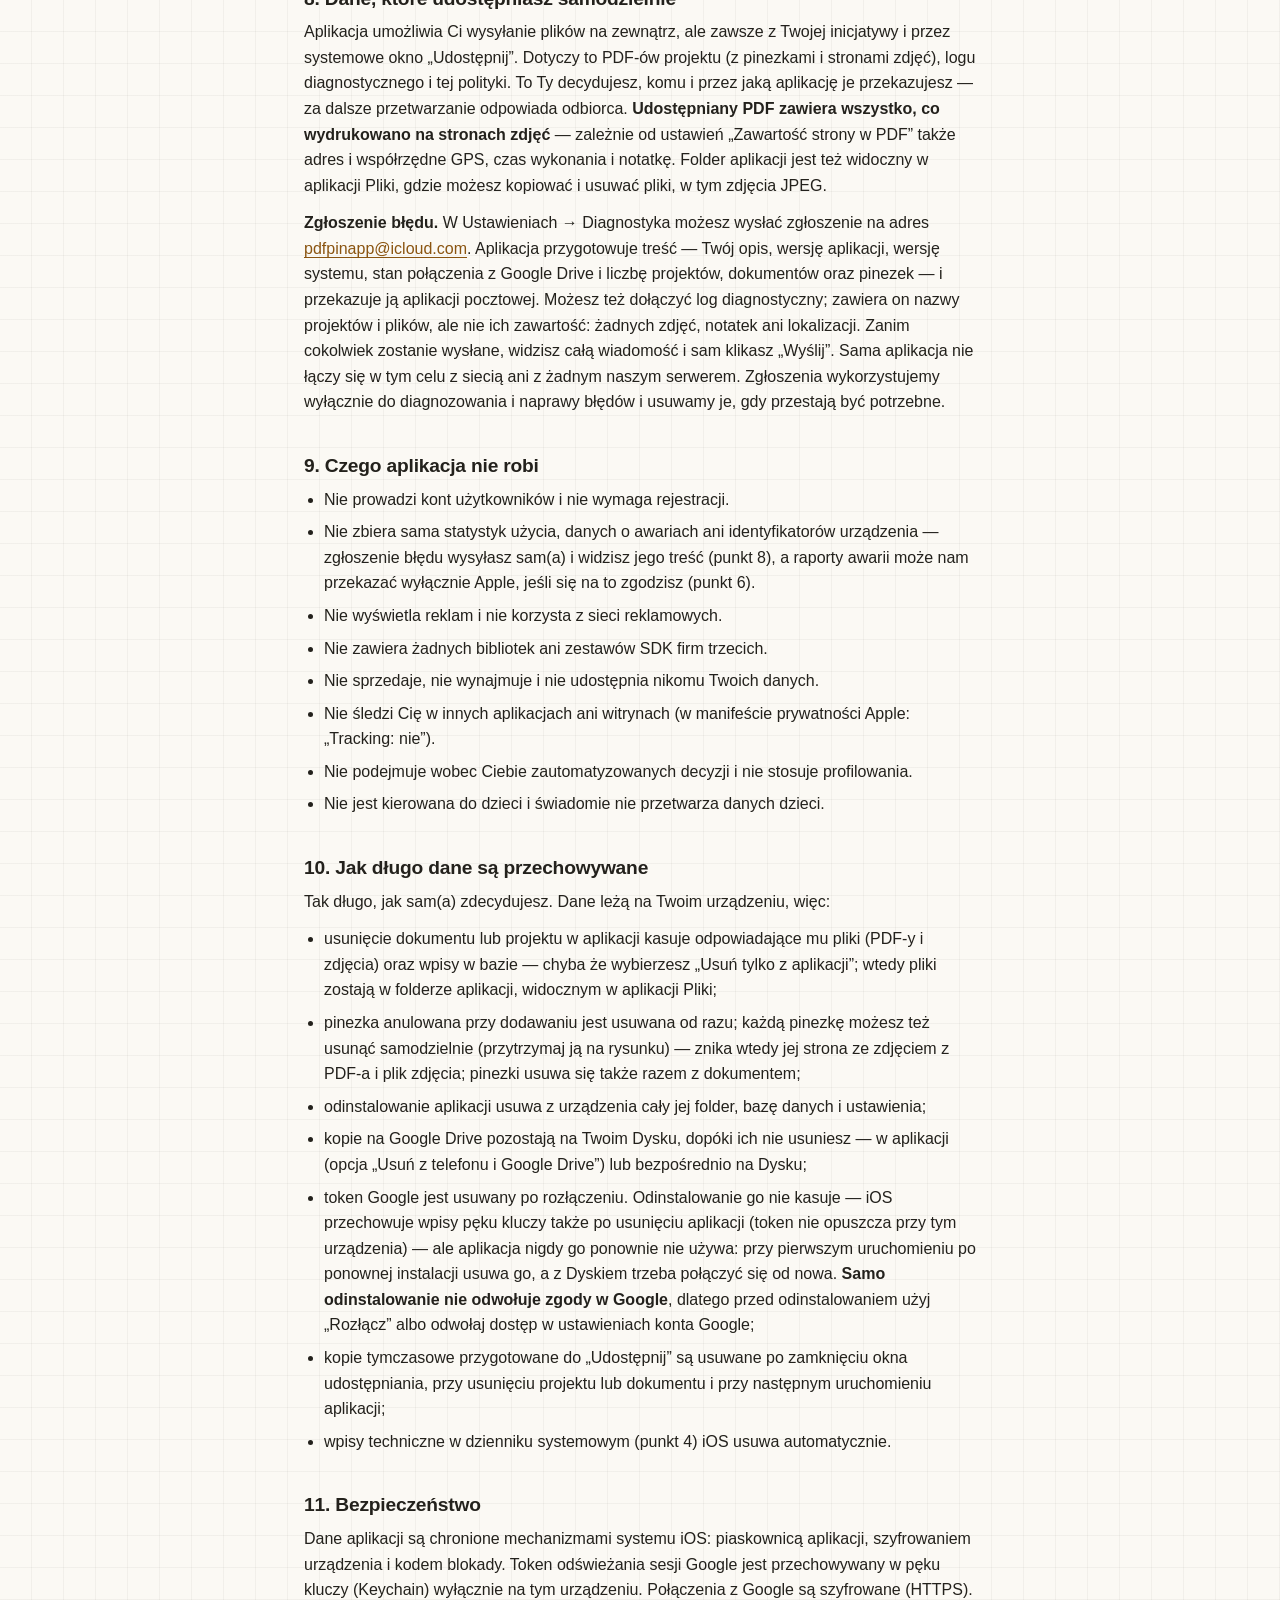
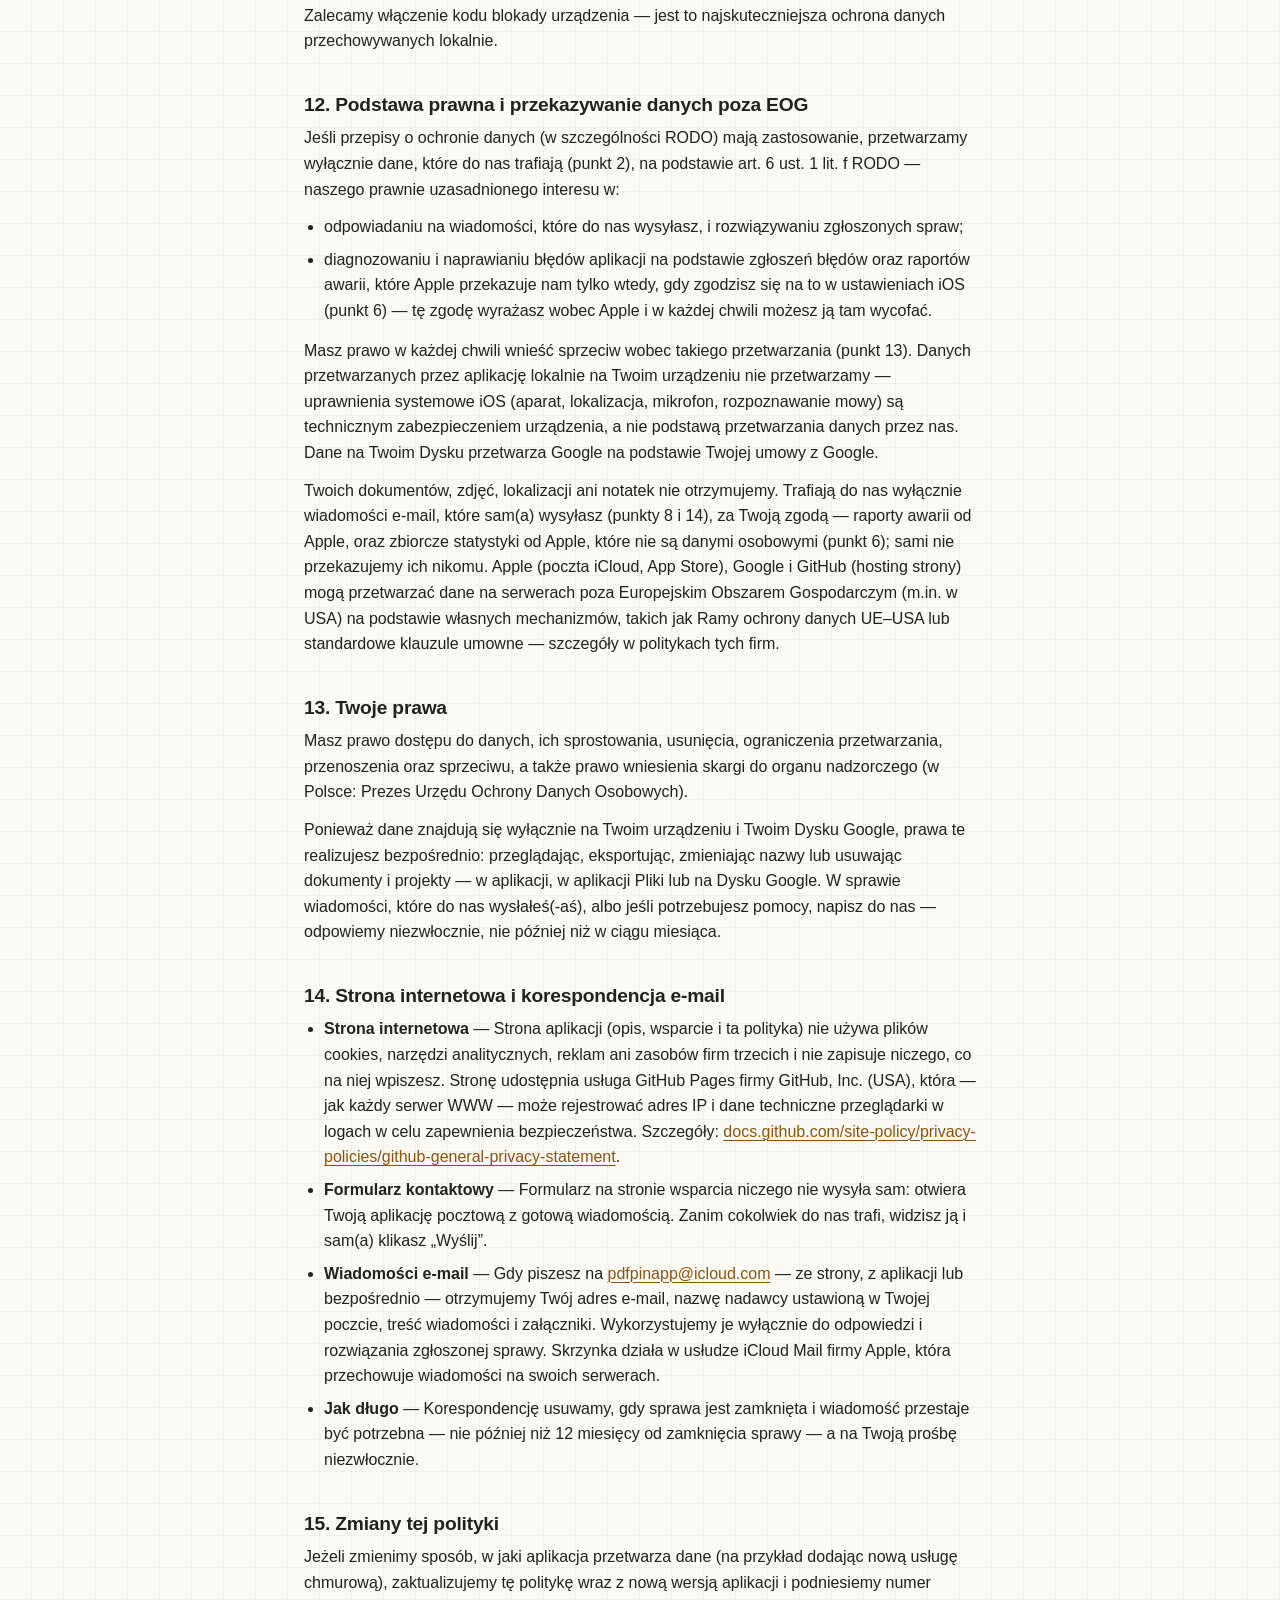
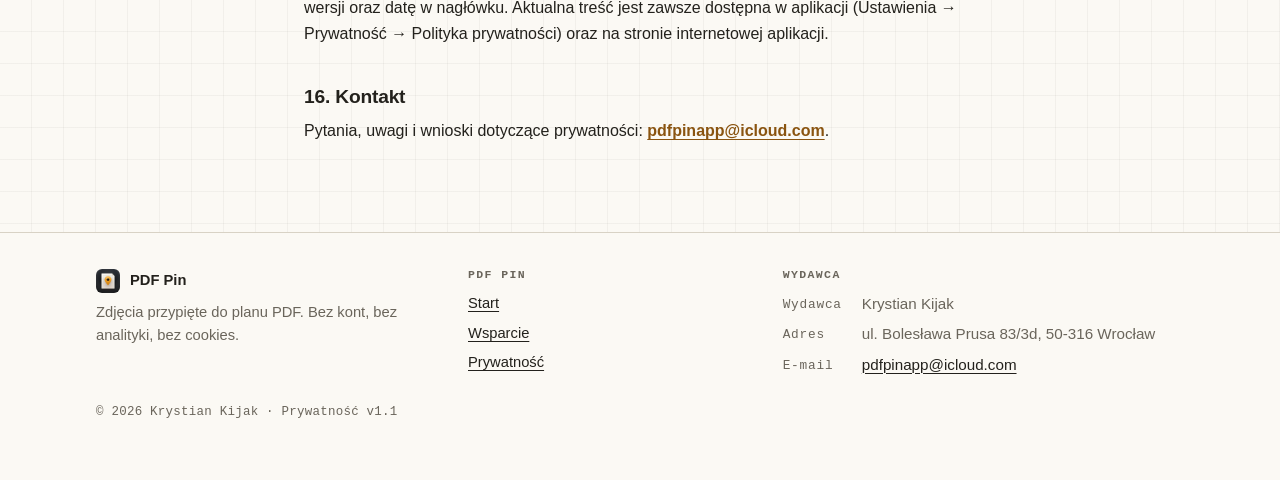
<file: docs/privacy-policy-pl.html>
<!DOCTYPE html>
<html lang="pl">
<head>
<meta charset="utf-8">
<meta http-equiv="Content-Security-Policy" content="default-src 'self'; img-src 'self' data:; style-src 'self' 'unsafe-inline'; script-src 'none'; connect-src 'none'; object-src 'none'; base-uri 'none'; form-action mailto:">
<meta name="viewport" content="width=device-width, initial-scale=1">
<title>Polityka prywatności przeniesiona</title>
<meta http-equiv="refresh" content="0; url=pl/privacy/">
<link rel="canonical" href="https://krystiankjjk.github.io/PDF-Pin/pl/privacy/">
<meta name="robots" content="noindex, follow">
<link rel="stylesheet" href="assets/site.css">
<!-- GENEROWANE przez Scripts/website/build.py z site_content.py i Scripts/privacy_policy/content.py. NIE EDYTUJ RĘCZNIE. -->
</head>
<body>
<main class="splitter" id="main"><div class="box">
<h1>Polityka prywatności przeniesiona</h1>
<p>Ta strona ma nowy adres:</p>
<ul class="choices"><li><a href="pl/privacy/"><span>Polityka prywatności PDF Pin</span><span class="code">PL</span></a></li></ul>
</div></main>
</body>
</html>
</file>
<file: docs/assets/site.css>
/* PDF Pin — arkusz stylów strony WWW.
   Kolory z systemu projektowego aplikacji (PDF Pin/DesignSystem/Theme.swift,
   AppTheme.amber): jasny motyw = „papier" planu, ciemny = korpus „instrumentu
   polowego". Zero fontów zewnętrznych — SF na iPhonie/Macu to font aplikacji,
   a monospace (SF Mono) robi za odczyt przyrządu: numery, współrzędne, etykiety. */

:root {
  color-scheme: light dark;
  --bg: #FBF9F4;          /* PPColor.paper */
  --bg-2: #EFEBE2;        /* PPColor.paper2 */
  --card: #FFFFFF;
  --line: #D8D2C5;        /* PPColor.paperLine */
  --ink: #23211C;         /* PPColor.ink */
  --ink-soft: #6A655B;    /* PPColor.inkSoft */
  --grid: rgba(35, 33, 28, 0.045);
  --accent: #E8961F;      /* amber accentHex — wypełnienia, pinezki */
  --accent-bright: #FFB23E;
  --accent-ink: #8A5410;  /* akcent jako TEKST na papierze (kontrast AA) */
  --on-accent: #1A1206;
  --wash: rgba(232, 150, 31, 0.12);
  --todo: #B3261E;
  --shadow: 0 1px 0 rgba(35, 33, 28, 0.04), 0 18px 40px -22px rgba(35, 33, 28, 0.35);

  --sans: -apple-system, BlinkMacSystemFont, "SF Pro Text", "Segoe UI", "Helvetica Neue", Helvetica, sans-serif;
  --display: -apple-system, BlinkMacSystemFont, "SF Pro Display", "Segoe UI", "Helvetica Neue", Helvetica, sans-serif;
  --mono: ui-monospace, "SF Mono", SFMono-Regular, Menlo, Consolas, monospace;
  --wrap: 72rem;
  --gutter: 16px;
}

@media (prefers-color-scheme: dark) {
  :root {
    --bg: #0D0F11;        /* PPColor.bg0 */
    --bg-2: #16191D;      /* bg1 */
    --card: #1F2329;      /* bg2 */
    --line: rgba(255, 255, 255, 0.10);
    --ink: #F4F1EA;       /* textPrimary */
    --ink-soft: #AEB4BC;  /* textSecondary */
    --grid: rgba(255, 255, 255, 0.035);
    --accent-ink: #FFB23E;
    --wash: rgba(232, 150, 31, 0.14);
    --todo: #FF8A7A;
    --shadow: 0 0 0 1px rgba(255, 255, 255, 0.06), 0 24px 48px -24px rgba(0, 0, 0, 0.8);
  }
}

@media (min-width: 40rem) { :root { --gutter: 32px; } }

/* ---------------------------------------------------------------- baza */

*, *::before, *::after { box-sizing: border-box; }
html { -webkit-text-size-adjust: 100%; scroll-behavior: smooth; }
@media (prefers-reduced-motion: reduce) { html { scroll-behavior: auto; } }

body {
  margin: 0;
  background-color: var(--bg);
  background-image:
    linear-gradient(var(--grid) 1px, transparent 1px),
    linear-gradient(90deg, var(--grid) 1px, transparent 1px);
  background-size: 32px 32px;
  background-position: -1px -1px;
  color: var(--ink);
  font: 17px/1.6 var(--sans);
  text-rendering: optimizeLegibility;
  -webkit-font-smoothing: antialiased;
  overflow-x: hidden;
}

a { color: var(--accent-ink); text-underline-offset: 0.18em; text-decoration-thickness: 1px; }
a:hover { text-decoration-thickness: 2px; }
:focus-visible { outline: 2px solid var(--accent); outline-offset: 3px; border-radius: 4px; }
b, strong { font-weight: 650; }
code { font: 0.88em var(--mono); background: var(--bg-2); padding: 0.1em 0.35em; border-radius: 5px; }
img { max-width: 100%; height: auto; }

.wrap { max-width: var(--wrap); margin: 0 auto; padding: 0 var(--gutter); }
.narrow { max-width: 46rem; }

.skip {
  position: absolute; left: 8px; top: -60px; z-index: 10;
  background: var(--accent); color: var(--on-accent); padding: 8px 14px;
  border-radius: 8px; font-weight: 650; text-decoration: none;
}
.skip:focus { top: 8px; }

.mono { font-family: var(--mono); }
.eyebrow {
  font: 600 0.78rem/1 var(--mono);
  letter-spacing: 0.12em; text-transform: uppercase;
  color: var(--ink-soft);
  display: inline-flex; align-items: center; gap: 10px;
}
.eyebrow::before {
  content: ""; width: 8px; height: 8px; border-radius: 50%;
  background: var(--accent); box-shadow: 0 0 0 4px var(--wash);
}

/* ---------------------------------------------------------------- nagłówek */

header.site {
  border-bottom: 1px solid var(--line);
  background: color-mix(in srgb, var(--bg) 88%, transparent);
  -webkit-backdrop-filter: saturate(1.4) blur(10px);
  backdrop-filter: saturate(1.4) blur(10px);
  position: sticky; top: 0; z-index: 5;
}
.bar { display: flex; align-items: center; gap: 12px 20px; min-height: 60px; flex-wrap: wrap; padding-block: 8px; }
.brand {
  display: inline-flex; align-items: center; gap: 10px;
  color: var(--ink); text-decoration: none; font: 750 1.05rem/1 var(--display); letter-spacing: -0.01em;
  margin-right: auto;
}
.brand img { width: 32px; height: 32px; border-radius: 8px; display: block; }
nav.main { display: flex; gap: 4px; flex-wrap: wrap; }
nav.main a {
  color: var(--ink-soft); text-decoration: none; font-weight: 550; font-size: 0.95rem;
  padding: 6px 10px; border-radius: 8px;
}
nav.main a:hover { color: var(--ink); background: var(--wash); }
nav.main a[aria-current="page"] { color: var(--ink); box-shadow: inset 0 -2px 0 var(--accent); border-radius: 0; }
.langs { display: flex; gap: 6px; }
.langs a {
  font: 650 0.78rem/1 var(--mono); letter-spacing: 0.08em;
  color: var(--ink); text-decoration: none;
  border: 1px solid var(--line); border-radius: 999px; padding: 7px 10px;
}
.langs a:hover { border-color: var(--accent); }
@media (max-width: 40rem) {
  /* telefon: logo + język w pierwszym rzędzie, nawigacja pod spodem;
     nagłówek nie jest przyklejony, żeby dwa rzędy nie zjadały ekranu */
  header.site { position: static; }
  nav.main { order: 3; width: 100%; margin-left: -10px; }
}

/* ---------------------------------------------------------------- pinezka */

.pin {
  --size: 30px;
  display: inline-grid; place-items: center; flex: none;
  width: var(--size); height: var(--size); border-radius: 50%;
  background: var(--accent); color: var(--on-accent);
  border: calc(var(--size) * 0.07) solid var(--accent-bright);
  font: 800 calc(var(--size) * 0.42)/1 var(--display);
  font-variant-numeric: tabular-nums;
  box-shadow: 0 4px 10px -4px rgba(138, 84, 16, 0.6);
}

/* ---------------------------------------------------------------- hero */

.hero { padding: clamp(40px, 8vw, 96px) 0 clamp(40px, 6vw, 72px); }
.hero .wrap { display: grid; gap: clamp(32px, 5vw, 64px); align-items: center; }
@media (min-width: 60rem) { .hero .wrap { grid-template-columns: 1.02fr 1fr; } }

.hero h1 {
  font: 800 clamp(2.3rem, 6.4vw, 4.1rem)/1.03 var(--display);
  letter-spacing: -0.035em; margin: 20px 0 22px;
  text-wrap: balance;
}
.hero h1 em { font-style: normal; color: var(--accent-ink); }
.lead { font-size: clamp(1.05rem, 2.2vw, 1.2rem); color: var(--ink-soft); margin: 0 0 30px; max-width: 34rem; }
.cta { display: flex; flex-wrap: wrap; gap: 12px 20px; align-items: center; }

.soon {
  display: inline-flex; align-items: center; gap: 10px;
  border: 1.5px dashed var(--accent); border-radius: 12px;
  padding: 12px 18px; font: 650 0.95rem/1.2 var(--sans); color: var(--ink);
  background: var(--wash);
}
.soon::before {
  content: ""; width: 9px; height: 9px; border-radius: 50%; background: var(--accent);
  animation: blink 2.4s ease-in-out infinite;
}
@keyframes blink { 50% { opacity: 0.25; } }
.store img { height: 48px; width: auto; display: block; }
.textlink { font-weight: 600; text-decoration: none; }
.textlink::after { content: " ↓"; }

/* ilustracja: plan + strona zdjęcia */
.figure { margin: 0; position: relative; }
.figure svg { width: 100%; height: auto; display: block; overflow: visible; }
.fig-sheet { fill: #FBF9F4; stroke: #D8D2C5; }
.fig-fold { fill: #EFEBE2; stroke: #D8D2C5; }
.fig-wall { stroke: #23211C; stroke-width: 5; fill: none; stroke-linecap: square; }
.fig-wall-in { stroke: #23211C; stroke-width: 2.5; fill: none; }
.fig-thin { stroke: #6A655B; stroke-width: 1; fill: none; }
.fig-window { stroke: #FBF9F4; stroke-width: 7; }
.fig-dim { stroke: #6A655B; stroke-width: 1; }
.fig-label { font: 600 10px var(--mono); fill: #6A655B; letter-spacing: 0.06em; }
.fig-hatch { fill: url(#hatch); }
.fig-card { fill: #FFFFFF; stroke: #D8D2C5; }
.fig-photo { fill: #2A2F36; }
.fig-head { font: 800 11px var(--mono); fill: #8A5410; letter-spacing: 0.14em; }
.fig-note { font: 650 13px var(--sans); fill: #23211C; }
.fig-meta { font: 500 10.5px var(--mono); fill: #6A655B; }
.fig-back { font: 700 11.5px var(--sans); fill: #8A5410; }
.fig-leader { stroke: #E8961F; stroke-width: 2; stroke-dasharray: 5 5; fill: none; }
.fig-pin circle { fill: #E8961F; stroke: #FFB23E; stroke-width: 1.7; }
.fig-pin text { font: 800 12px var(--display); fill: #1A1206; text-anchor: middle; dominant-baseline: central; }
.fig-pin .halo { fill: rgba(232, 150, 31, 0.22); stroke: none; }
/* Ilustracja hero: rzut mieszkania (hero_figure.svg) — klasy w obrębie .fig-real. */
.fig-real .fig-masonry { fill: url(#pp-masonry); stroke: #49463f; stroke-width: 1; }
.fig-real .fig-partition { fill: #d6d1c6; stroke: #49463f; stroke-width: .85; }
.fig-real .fig-detail { fill: none; stroke: #77746b; stroke-width: .85; }
.fig-real .fig-fixture { fill: #fdfcf8; stroke: #88847a; stroke-width: .8; }
.fig-real .fig-glass { fill: #e9eeeb; stroke: #666e69; stroke-width: .75; }
.fig-real .fig-room { font: 600 9px var(--sans, sans-serif); fill: #49463f; text-anchor: middle; }
.fig-real .fig-area { font: 400 8.5px var(--mono, monospace); fill: #777168; text-anchor: middle; }
.fig-real .fig-measure { fill: none; stroke: #999185; stroke-width: .65; }
.fig-real .fig-dimension { font: 400 8px var(--mono, monospace); fill: #756f64; text-anchor: middle; }
.fig-real .fig-caption { font: 500 8px var(--mono, monospace); fill: #777168; letter-spacing: .5px; }
.fig-real .fig-title { font: 600 11px var(--sans, sans-serif); fill: #49463f; }
.fig-real .fig-pin circle { stroke-width: 1.5; }
.fig-real .fig-pin text { font-size: 12px; }
@media (prefers-reduced-motion: reduce) {
 .fig-real .drop, .fig-real .halo, .fig-real .slide, .fig-real .fig-leader { animation: none; }
}

@media (prefers-reduced-motion: no-preference) {
  .drop { animation: drop 0.7s cubic-bezier(0.2, 0.9, 0.3, 1.35) both; animation-delay: var(--d, 0s);
          transform-box: fill-box; transform-origin: 50% 100%; }
  .halo { animation: halo 2.8s ease-out 1.6s infinite; transform-box: fill-box; transform-origin: center; }
  .slide { animation: slide 0.8s cubic-bezier(0.2, 0.8, 0.2, 1) 1.05s both; }
  .fig-leader { animation: march 1.2s linear infinite, fade 0.4s ease 0.95s both; }
  .reveal > * { animation: rise 0.7s cubic-bezier(0.2, 0.8, 0.2, 1) both; }
  .reveal > *:nth-child(2) { animation-delay: 0.08s; }
  .reveal > *:nth-child(3) { animation-delay: 0.16s; }
  .reveal > *:nth-child(4) { animation-delay: 0.24s; }
}
@keyframes drop { from { opacity: 0; transform: translateY(-26px) scale(0.6); } 60% { opacity: 1; } }
@keyframes halo { from { transform: scale(0.9); opacity: 0.9; } to { transform: scale(2.4); opacity: 0; } }
@keyframes slide { from { opacity: 0; transform: translate(18px, 10px) rotate(1.5deg); } }
@keyframes march { to { stroke-dashoffset: -20; } }
@keyframes fade { from { opacity: 0; } }
@keyframes rise { from { opacity: 0; transform: translateY(14px); } }

/* ---------------------------------------------------------------- sekcje */

section.block { padding: clamp(48px, 8vw, 88px) 0; border-top: 1px solid var(--line); }
.section-head { display: flex; align-items: baseline; gap: 16px; margin-bottom: clamp(24px, 4vw, 40px); flex-wrap: wrap; }
.section-head .idx { font: 600 0.78rem/1 var(--mono); color: var(--ink-soft); letter-spacing: 0.1em; }
h2 {
  font: 780 clamp(1.6rem, 3.6vw, 2.3rem)/1.12 var(--display);
  letter-spacing: -0.025em; margin: 0; text-wrap: balance;
}
h3 { font: 700 1.12rem/1.3 var(--display); letter-spacing: -0.01em; margin: 0 0 6px; }

/* kroki: pinezki połączone przerywaną linią jak linkiem do strony zdjęcia */
.steps { list-style: none; margin: 0; padding: 0; display: grid; gap: 28px; position: relative; }
.steps li { display: grid; grid-template-columns: auto 1fr; gap: 16px; position: relative; }
.steps li p { margin: 0; color: var(--ink-soft); }
.steps .pin { --size: 40px; position: relative; z-index: 1; }
.steps li:not(:last-child)::before {
  content: ""; position: absolute; left: 19px; top: 44px; bottom: -26px;
  border-left: 2px dashed var(--accent); opacity: 0.55;
}
@media (min-width: 52rem) {
  .steps { grid-template-columns: repeat(4, 1fr); gap: 28px; }
  .steps li { grid-template-columns: 1fr; gap: 14px; }
  .steps li:not(:last-child)::before {
    left: 48px; right: -24px; top: 19px; bottom: auto; border-left: 0; border-top: 2px dashed var(--accent);
  }
}
.note {
  margin: 36px 0 0; padding: 14px 18px; border-left: 3px solid var(--accent);
  background: var(--wash); border-radius: 0 10px 10px 0; color: var(--ink); max-width: 46rem;
}

/* „dla kogo": karty ze znacznikami pasowania jak na arkuszu rysunkowym */
.cards { display: grid; gap: 16px; grid-template-columns: repeat(auto-fit, minmax(15rem, 1fr)); }
.card {
  position: relative; background: var(--card); border: 1px solid var(--line);
  border-radius: 4px; padding: 22px 22px 20px; box-shadow: var(--shadow);
}
.card::before, .card::after {
  content: ""; position: absolute; width: 12px; height: 12px; border-color: var(--accent); border-style: solid;
}
.card::before { top: -1px; left: -1px; border-width: 2px 0 0 2px; }
.card::after { bottom: -1px; right: -1px; border-width: 0 2px 2px 0; }
.card p { margin: 0; color: var(--ink-soft); font-size: 0.97rem; }
.card .tag { font: 600 0.72rem/1 var(--mono); color: var(--accent-ink); letter-spacing: 0.12em; display: block; margin-bottom: 14px; }

/* cechy: rejestr z liniami włosowymi */
.features { list-style: none; margin: 0; padding: 0; border-top: 1px solid var(--line); }
.features li {
  display: grid; gap: 4px 28px; padding: 22px 0; border-bottom: 1px solid var(--line);
}
@media (min-width: 48rem) { .features li { grid-template-columns: 4rem 18rem 1fr; align-items: baseline; } }
.features .num { font: 600 0.8rem/1 var(--mono); color: var(--accent-ink); }
.features h3 { margin: 0; }
.features p { margin: 0; color: var(--ink-soft); }

/* specyfikacja: odczyt przyrządu */
.spec { display: grid; grid-template-columns: repeat(auto-fit, minmax(11rem, 1fr)); gap: 1px;
        background: var(--line); border: 1px solid var(--line); border-radius: 12px; overflow: hidden; margin: 0; }
.spec div { background: var(--card); padding: 18px 20px; }
.spec dt { font: 600 0.72rem/1 var(--mono); letter-spacing: 0.12em; text-transform: uppercase; color: var(--ink-soft); margin-bottom: 8px; }
.spec dd { margin: 0; font-weight: 650; }

/* wydawca */
.imprint { margin: 0; display: grid; gap: 6px 20px; grid-template-columns: max-content 1fr; font-size: 0.95rem; }
.imprint dt { color: var(--ink-soft); font-family: var(--mono); font-size: 0.8rem; letter-spacing: 0.06em; padding-top: 3px; }
.imprint dd { margin: 0; }
.todo {
  font: 600 0.85rem var(--mono); color: var(--todo);
  border: 1px dashed currentColor; border-radius: 4px; padding: 0 6px;
}

/* ---------------------------------------------------------------- podstrony */

.page-head { padding: clamp(40px, 7vw, 72px) 0 clamp(24px, 4vw, 36px); }
.page-head h1 { font: 800 clamp(2.2rem, 6vw, 3.4rem)/1.05 var(--display); letter-spacing: -0.035em; margin: 16px 0 14px; }
.page-head .lead { margin-bottom: 0; }

.contact {
  background: var(--card); border: 1px solid var(--line); border-radius: 16px; box-shadow: var(--shadow);
  padding: clamp(22px, 4vw, 32px); display: grid; gap: 22px;
}
@media (min-width: 52rem) { .contact { grid-template-columns: 1.5fr 1fr; align-items: start; } }
.mailform { display: grid; gap: 6px; }
.mailform label { font: 600 0.72rem/1 var(--mono); letter-spacing: 0.12em; text-transform: uppercase; color: var(--ink-soft); margin-top: 10px; }
.mailform label:first-child { margin-top: 0; }
.mailform input, .mailform textarea {
  font: 16px/1.5 var(--sans); color: var(--ink); background: var(--bg);
  border: 1px solid var(--line); border-radius: 10px; padding: 11px 13px; width: 100%;
}
.mailform textarea { resize: vertical; min-height: 9rem; }
.mailform input:focus, .mailform textarea:focus { outline: 2px solid var(--accent); outline-offset: 0; border-color: transparent; }
.mailform ::placeholder { color: var(--ink-soft); opacity: 0.7; }
.mailform .btn { justify-self: start; border: 0; cursor: pointer; font-size: 1rem; }
.formnote { margin: 4px 0 0; font-size: 0.85rem; color: var(--ink-soft); }
.contact dl .email { font-size: clamp(1rem, 3.2vw, 1.2rem); }
.contact .label { font: 600 0.72rem/1 var(--mono); letter-spacing: 0.12em; text-transform: uppercase; color: var(--ink-soft); display: block; margin-bottom: 8px; }
.email { font: 700 clamp(1.15rem, 4.2vw, 1.7rem)/1.2 var(--mono); color: var(--ink); word-break: break-all; letter-spacing: -0.01em; }
.contact dl { margin: 0; display: grid; gap: 14px; }
.contact dd { margin: 0; font-weight: 600; }
.btn {
  display: inline-flex; align-items: center; gap: 8px; margin-top: 16px;
  background: var(--accent); color: var(--on-accent); text-decoration: none;
  font-weight: 700; padding: 12px 18px; border-radius: 12px;
  box-shadow: inset 0 0 0 1.5px var(--accent-bright);
}
.btn:hover { background: var(--accent-bright); }

.content h2 { font-size: clamp(1.35rem, 3vw, 1.7rem); margin: 56px 0 18px; }
.content > section:first-child > h2 { margin-top: 0; }
/* Nagłówek sekcji o wadze zwykłego tekstu — „Kontakt” nad kartą formularza
   nie konkuruje z h1 strony, ale zostaje nagłówkiem dla czytników ekranu. */
.visually-plain { font-size: 1.05rem; font-weight: 700; color: var(--ink-soft); }
.bugsteps { counter-reset: s; list-style: none; padding: 0; margin: 0 0 20px; display: grid; gap: 12px; }
.bugsteps li { counter-increment: s; display: grid; grid-template-columns: auto 1fr; gap: 14px; align-items: start; }
.bugsteps li::before {
  content: counter(s); display: inline-grid; place-items: center; width: 28px; height: 28px; border-radius: 50%;
  background: var(--accent); color: var(--on-accent); border: 2px solid var(--accent-bright);
  font: 800 0.8rem/1 var(--display);
}

.faq { border-top: 1px solid var(--line); }
.faq article { padding: 22px 0; border-bottom: 1px solid var(--line); display: grid; gap: 4px 20px; }
@media (min-width: 48rem) { .faq article { grid-template-columns: 3rem 1fr; } }
.faq .q { font: 600 0.8rem/1.6 var(--mono); color: var(--accent-ink); }
.faq p { margin: 0; color: var(--ink-soft); }
.faq h3 { color: var(--ink); }

/* polityka prywatności */
.policy { font-size: 1rem; }
.policy .toc {
  background: var(--card); border: 1px solid var(--line); border-radius: 14px;
  padding: 18px 20px; margin: 0 0 12px;
}
.policy .toc h2 { margin: 0 0 10px; font: 600 0.75rem/1 var(--mono); letter-spacing: 0.12em; text-transform: uppercase; color: var(--ink-soft); }
.policy .toc ol { margin: 0; padding-left: 1.3rem; columns: 2; column-gap: 32px; }
.policy .toc li { margin-bottom: 5px; break-inside: avoid; }
.policy .toc a { text-decoration: none; }
.policy h2 { font-size: 1.2rem; letter-spacing: -0.01em; margin: 40px 0 10px; scroll-margin-top: 80px; }
.policy p { margin: 0 0 12px; }
.policy ul { margin: 0 0 14px; padding-left: 1.25rem; }
.policy li { margin-bottom: 7px; }
.policy-tools { display: flex; flex-wrap: wrap; gap: 10px 18px; align-items: center; margin-top: 18px; color: var(--ink-soft); font-size: 0.92rem; }
.print {
  font: 600 0.9rem var(--sans); color: var(--ink); background: var(--card); cursor: pointer;
  border: 1px solid var(--line); border-radius: 10px; padding: 8px 14px;
}
.print:hover { border-color: var(--accent); }
@media (max-width: 36rem) { .policy .toc ol { columns: 1; } }

/* ---------------------------------------------------------------- stopka */

footer.site { border-top: 1px solid var(--line); margin-top: clamp(48px, 8vw, 88px); padding: 36px 0 48px; font-size: 0.92rem; color: var(--ink-soft); background: var(--bg); }
footer.site .cols { display: grid; gap: 28px; }
@media (min-width: 52rem) { footer.site .cols { grid-template-columns: 1.2fr 1fr 1.4fr; } }
footer.site h2 { font: 600 0.72rem/1 var(--mono); letter-spacing: 0.12em; text-transform: uppercase; color: var(--ink-soft); margin: 0 0 12px; }
footer.site ul { list-style: none; margin: 0; padding: 0; display: grid; gap: 6px; }
footer.site a { color: var(--ink); }
footer.site .fine { margin-top: 28px; font: 500 0.78rem var(--mono); letter-spacing: 0.02em; }
.footer-brand { display: flex; gap: 10px; align-items: center; color: var(--ink); font-weight: 700; margin-bottom: 8px; }
.footer-brand img { width: 24px; height: 24px; border-radius: 6px; }

/* ---------------------------------------------------------------- rozdzielacz języków */

.splitter { min-height: 100vh; display: grid; place-items: center; padding: 32px var(--gutter); }
.splitter .box { max-width: 30rem; width: 100%; text-align: center; }
.splitter img { width: 96px; height: 96px; border-radius: 22px; box-shadow: var(--shadow); }
.splitter h1 { font: 800 2rem/1.1 var(--display); letter-spacing: -0.03em; margin: 22px 0 6px; }
.splitter p { color: var(--ink-soft); margin: 0 0 28px; }
.choices { list-style: none; padding: 0; margin: 0; display: grid; gap: 10px; }
.choices a {
  display: flex; justify-content: space-between; align-items: center; gap: 12px;
  padding: 16px 18px; border: 1px solid var(--line); border-radius: 14px; background: var(--card);
  color: var(--ink); text-decoration: none; font-weight: 650;
}
.choices a:hover { border-color: var(--accent); }
.choices .code { font: 650 0.8rem var(--mono); color: var(--accent-ink); letter-spacing: 0.1em; }

/* ---------------------------------------------------------------- druk */

@media print {
  header.site, footer.site, .policy .toc, .policy-tools, .skip { display: none !important; }
  body { background: #fff; color: #000; font-size: 11pt; }
  a { color: #000; text-decoration: none; }
  .page-head { padding: 0 0 12pt; }
  .policy h2 { break-after: avoid; }
}
</file>
